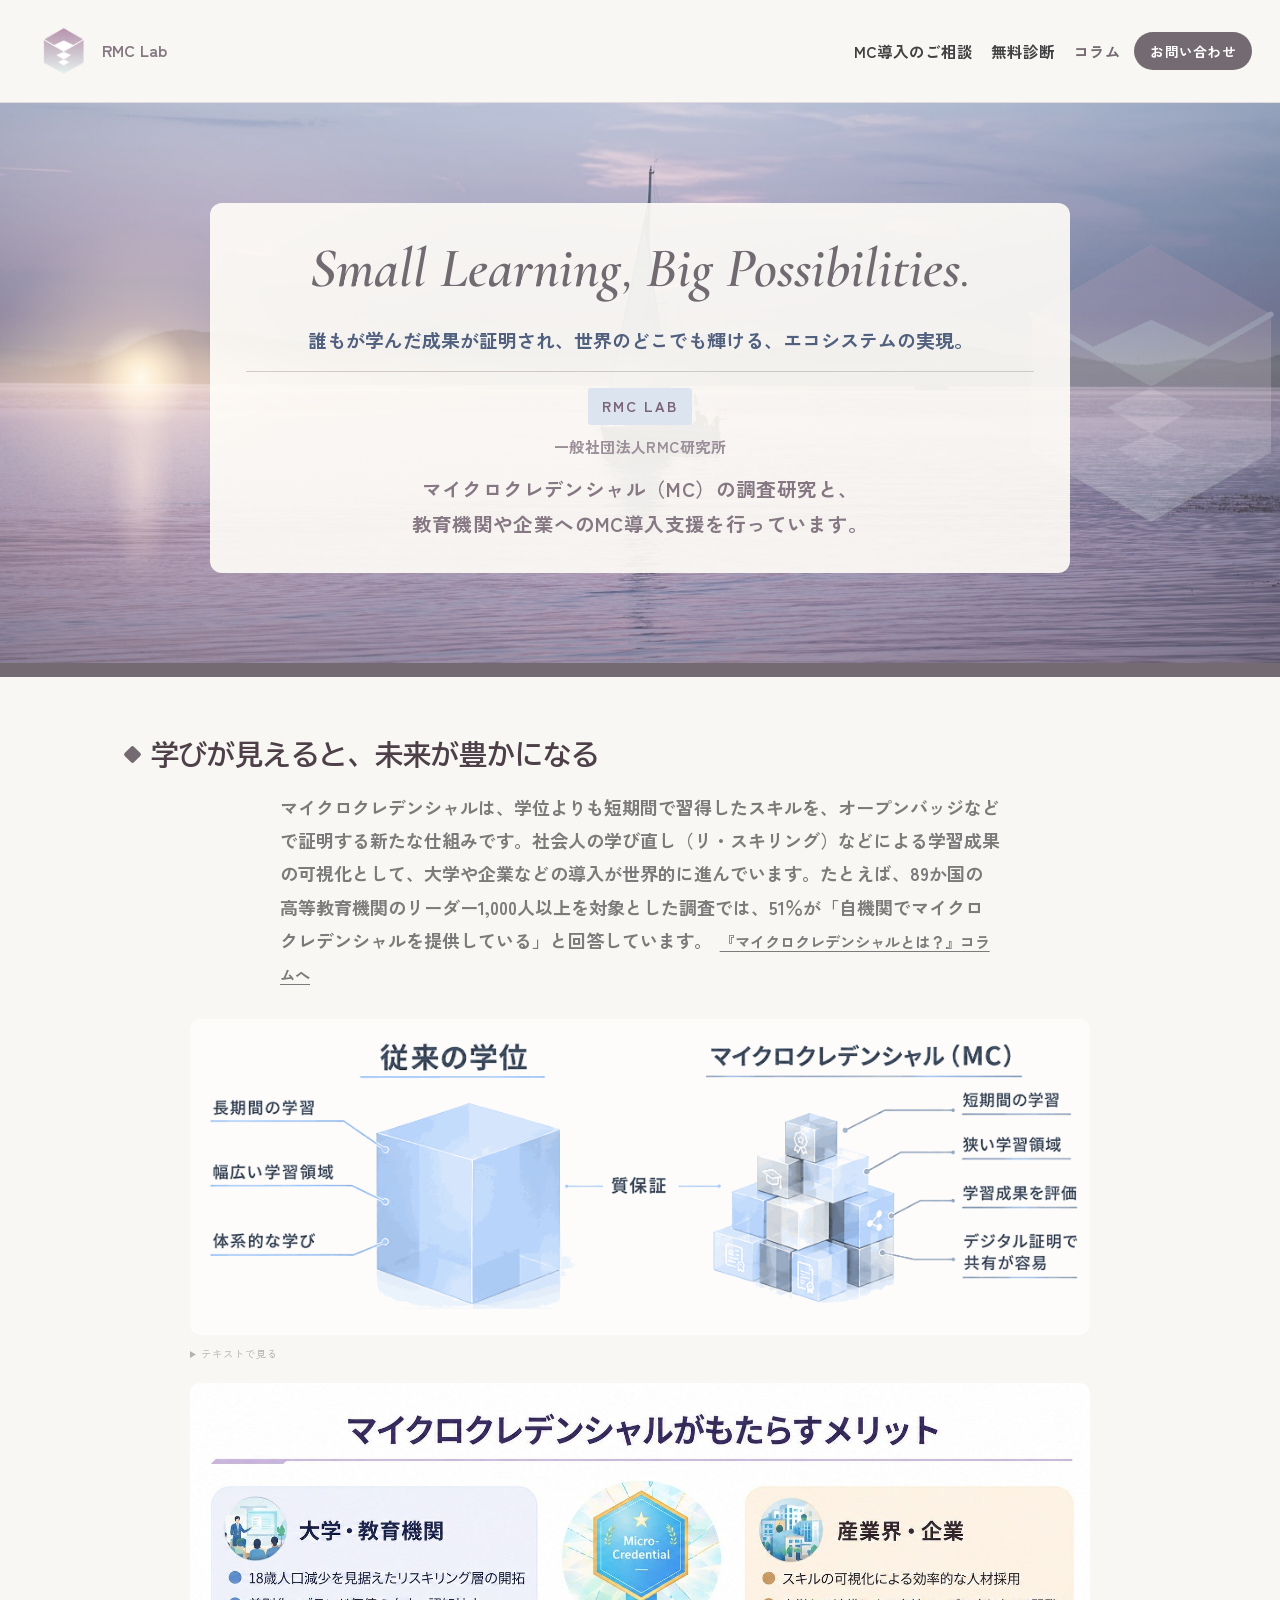
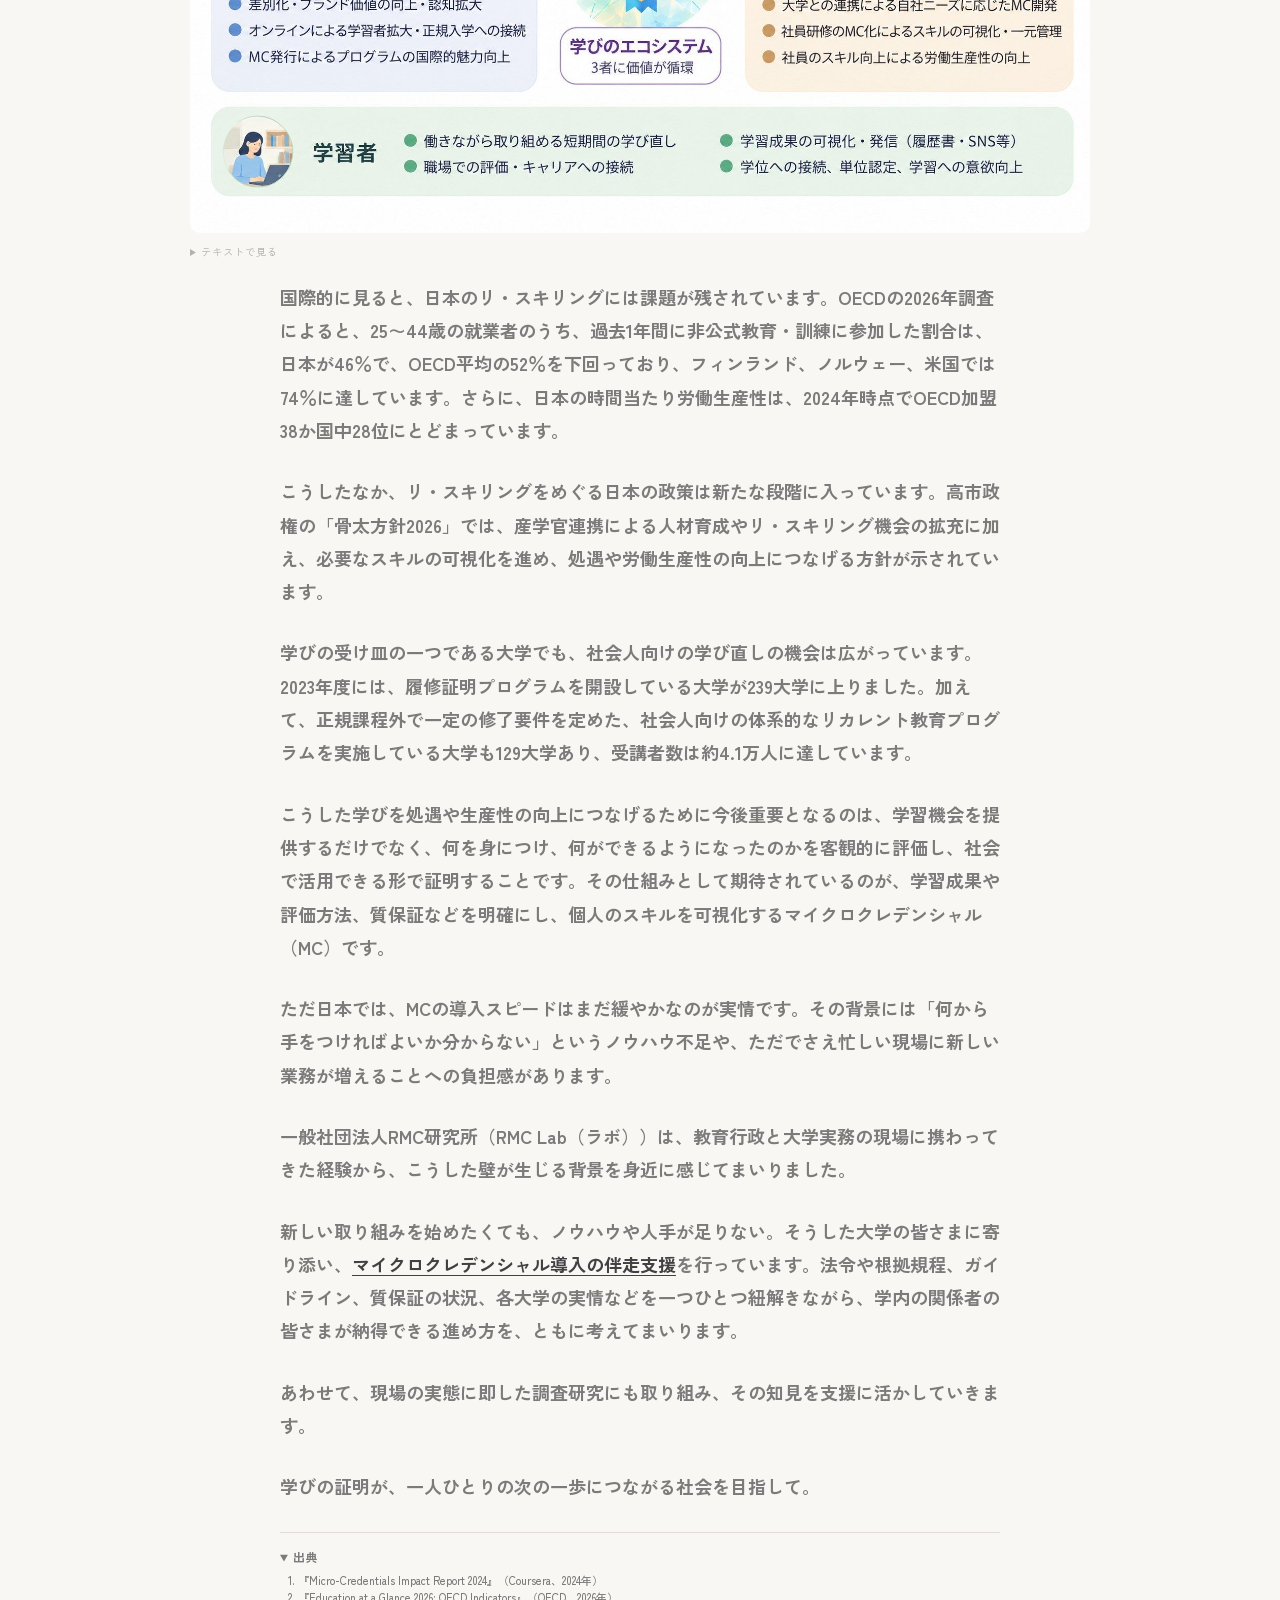
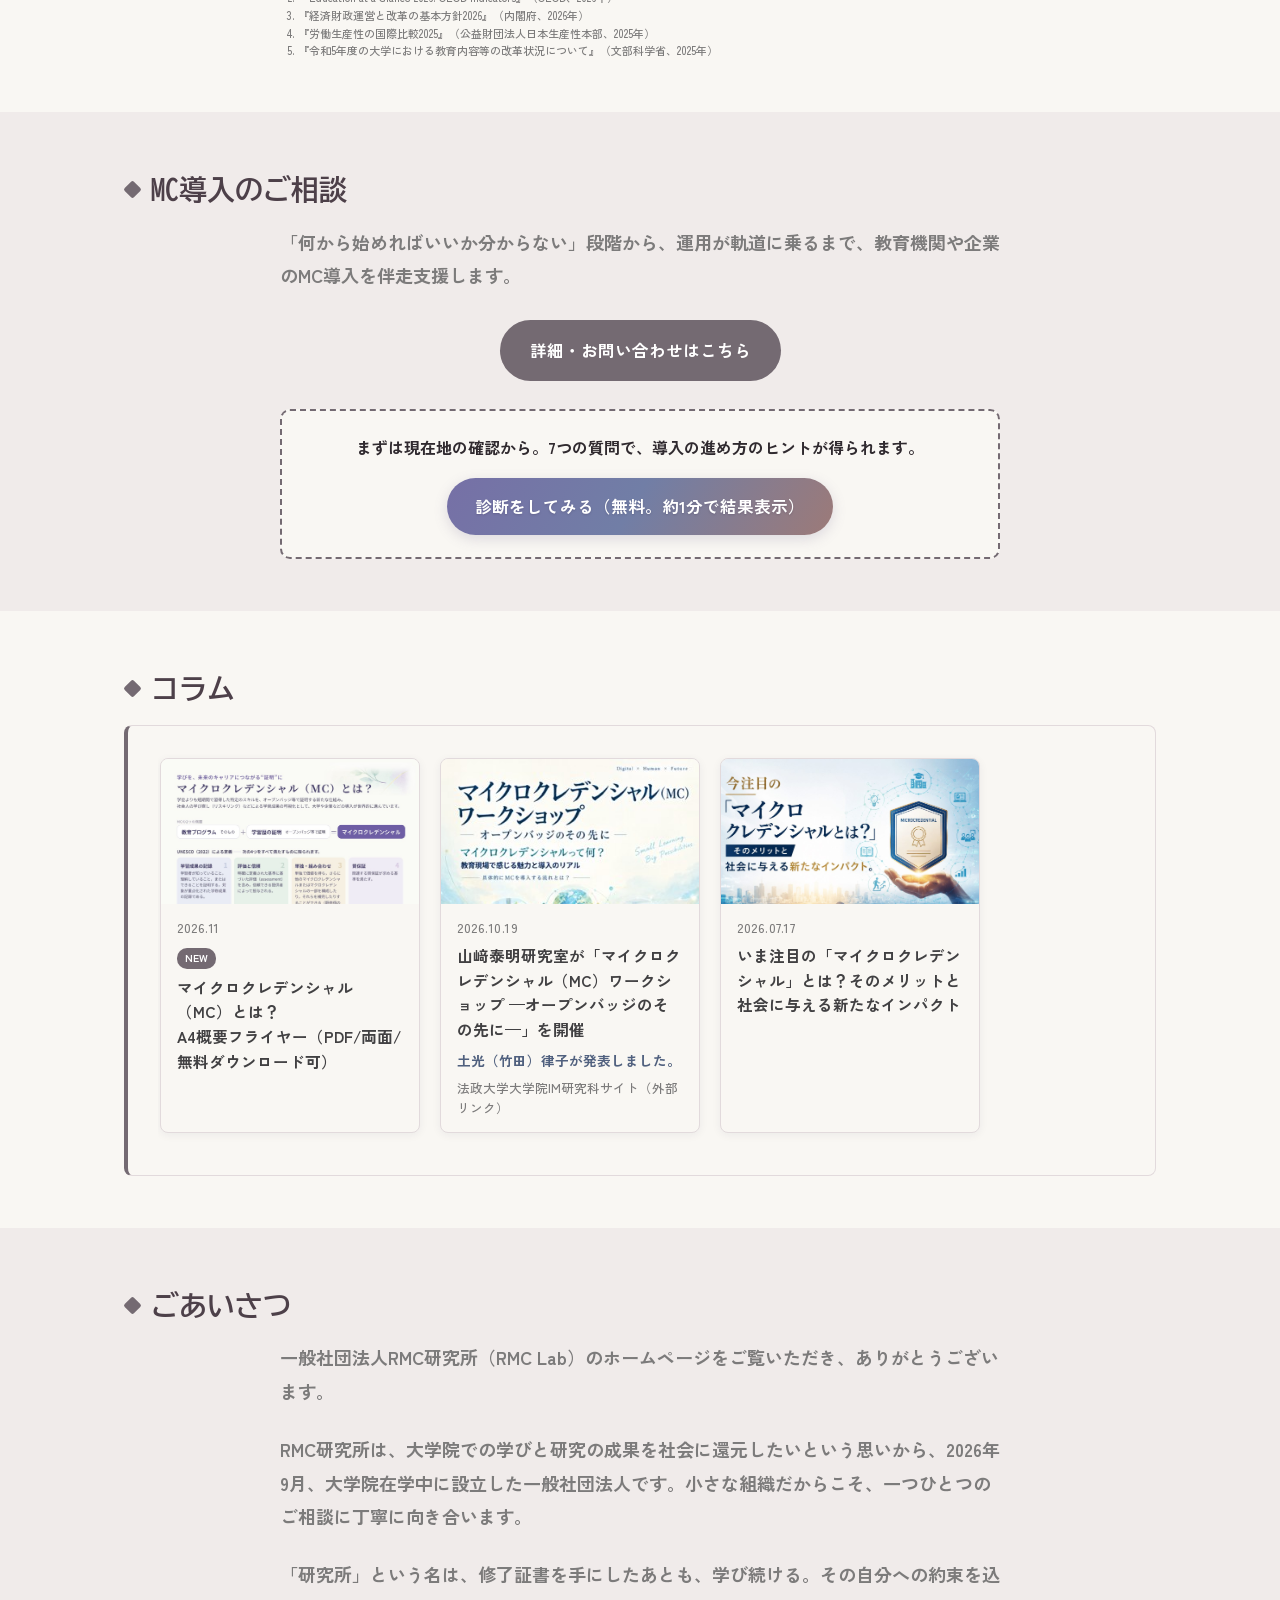
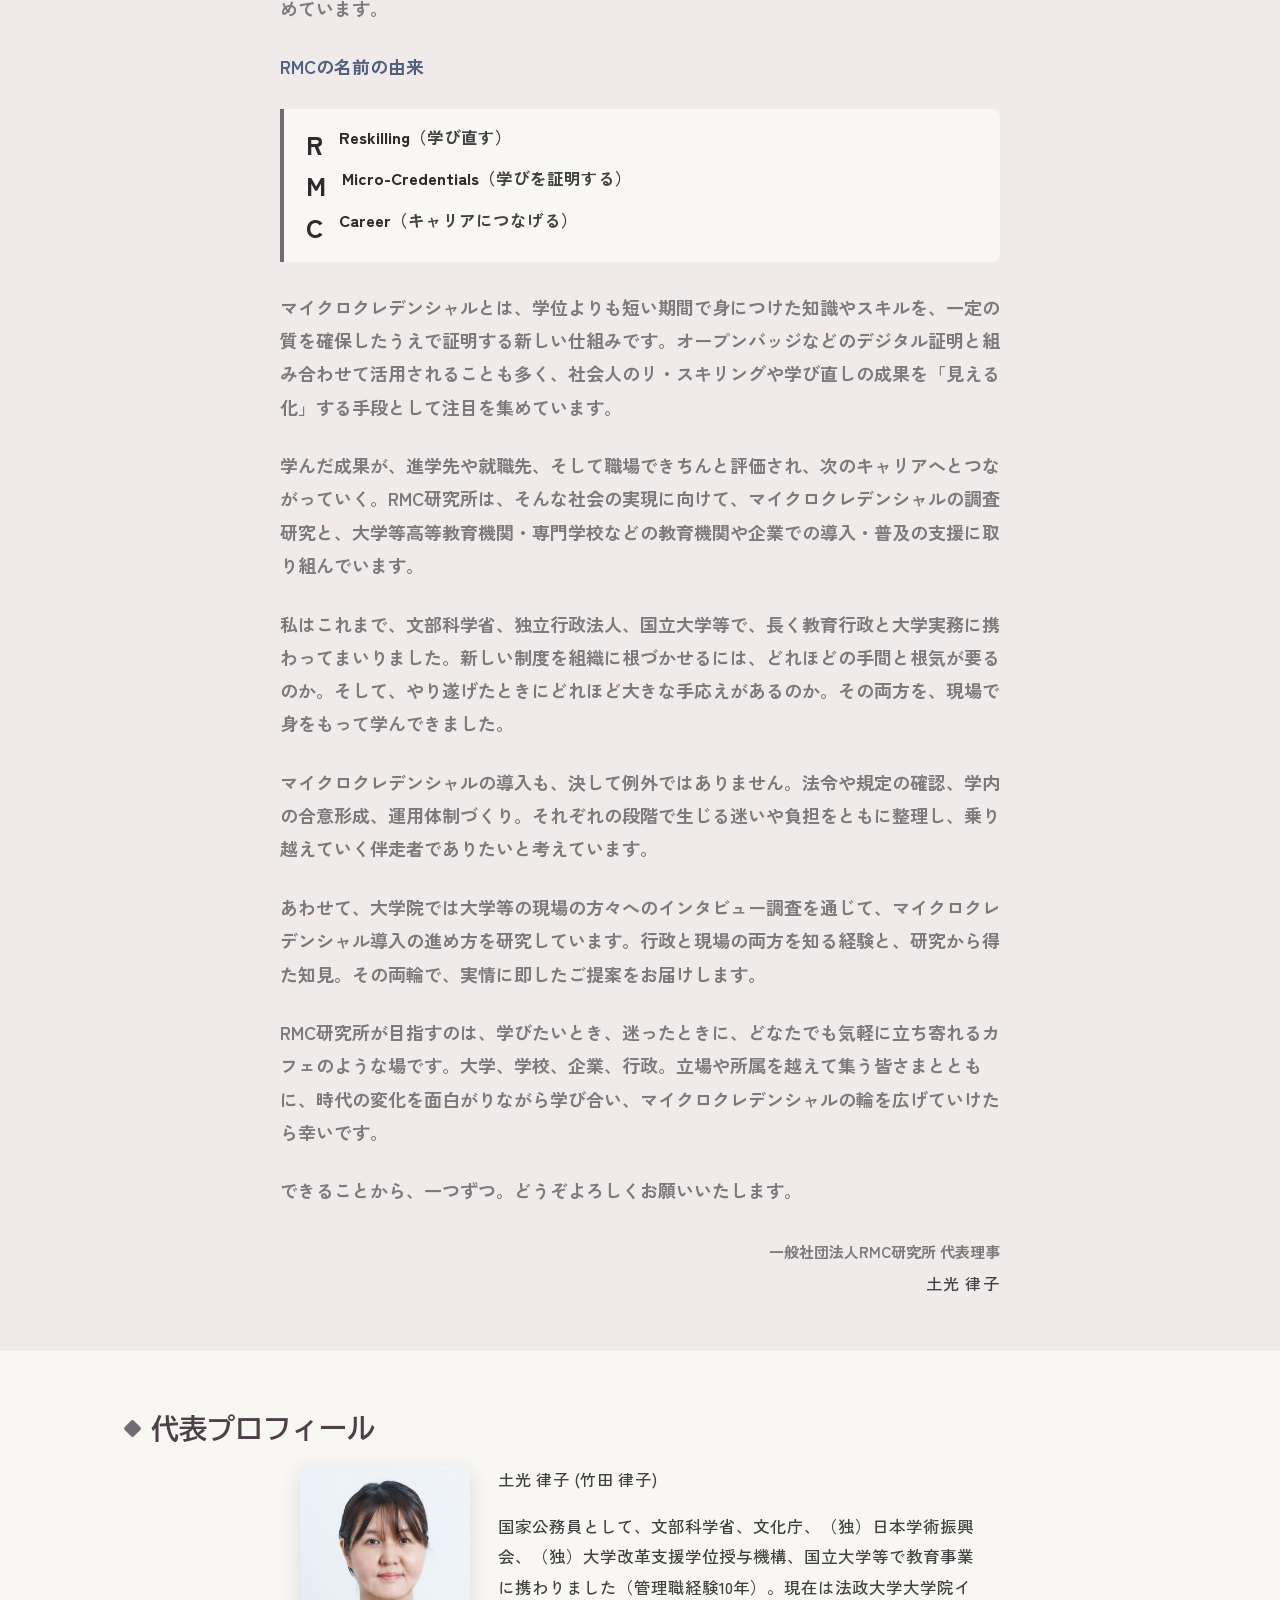
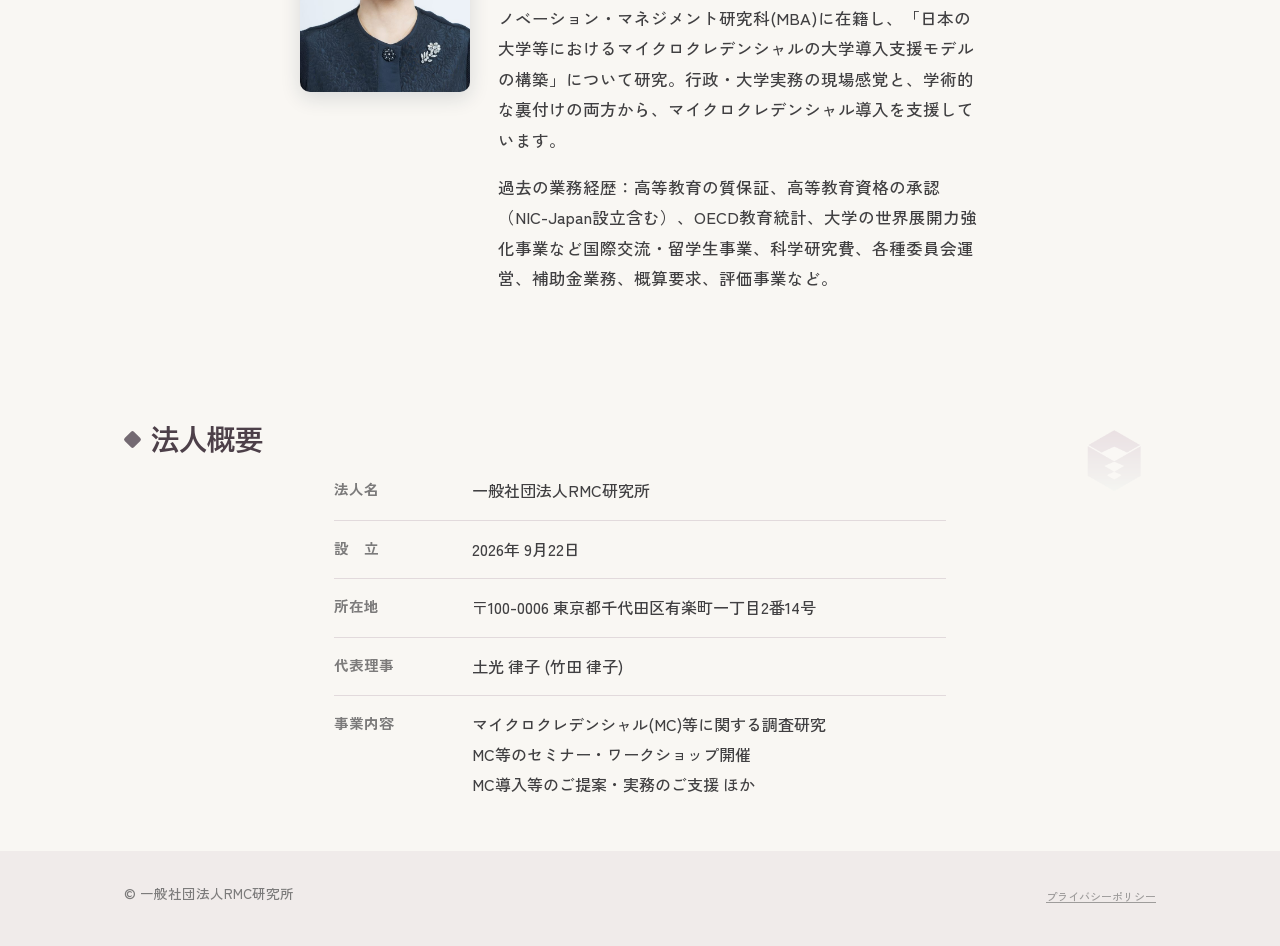
<file: index.html>
<!doctype html>
<!--
  一般社団法人RMC研究所 公式サイト トップページ。
  法人としての静かな佇まいを重視し、CTA・料金訴求は/mc_practice/に集約している。
-->
<html lang="ja">
<head>
  <!-- Google tag (gtag.js) -->
  <script async src="https://www.googletagmanager.com/gtag/js?id=G-69HLN50LWC"></script>
  <script>
    window.dataLayer = window.dataLayer || [];
    function gtag(){dataLayer.push(arguments);}
    gtag('js', new Date());
    gtag('config', 'G-69HLN50LWC');
  </script>
  <meta name="google-site-verification" content="rxP7bSHLwD-m1ouii6oz31ZMTjFeW2hi3pQYW0ypx8w" />
  <meta charset="UTF-8">
  <meta name="viewport" content="width=device-width, initial-scale=1.0">
  <title>一般社団法人RMC研究所｜Reskilling, Micro-Credentials, Career</title>
  <link rel="icon" type="image/svg+xml" href="/favicon.svg">
  <meta name="description" content="一般社団法人RMC研究所は、マイクロクレデンシャル(MC)に関する調査研究と、大学・専門学校・企業への導入支援を行っています。">
  <link rel="canonical" href="https://rmc-lab.jp/">
  <meta property="og:type" content="website">
  <meta property="og:site_name" content="一般社団法人RMC研究所">
  <meta property="og:title" content="一般社団法人RMC研究所｜Reskilling, Micro-Credentials, Career">
  <meta property="og:description" content="マイクロクレデンシャル(MC)に関する調査研究と、大学・専門学校・企業への導入支援を行う一般社団法人です。">
  <meta property="og:url" content="https://rmc-lab.jp/">
  <meta property="og:locale" content="ja_JP">
  <meta property="og:image" content="https://rmc-lab.jp/ogp.jpg">
  <meta property="og:image:width" content="1200">
  <meta property="og:image:height" content="630">
  <link rel="preconnect" href="https://fonts.googleapis.com">
  <link rel="preconnect" href="https://fonts.gstatic.com" crossorigin>
  <link href="https://fonts.googleapis.com/css2?family=Zen+Kaku+Gothic+New:wght@400;500;700;900&family=Shippori+Mincho:wght@400;600;800&family=BIZ+UDPGothic:ital,wght@0,400;0,700;1,400;1,700&family=BIZ+UDGothic:wght@700&family=Cormorant:ital,wght@1,600&display=swap" rel="stylesheet">
  <link rel="stylesheet" href="/style.css?v=20261105">
  <script src="/nav.js" defer></script>
  <script type="application/ld+json">
  {
    "@context": "https://schema.org",
    "@type": "Organization",
    "name": "一般社団法人RMC研究所",
    "alternateName": "RMC Lab",
    "url": "https://rmc-lab.jp/",
    "logo": "https://rmc-lab.jp/logo-mark.png",
    "foundingDate": "2026-09-22",
    "knowsAbout": ["マイクロクレデンシャル", "マイクロクレデンシャル導入支援", "リスキリング", "学習成果の可視化", "オープンバッジ"],
    "address": {
      "@type": "PostalAddress",
      "postalCode": "100-0006",
      "addressRegion": "東京都",
      "addressLocality": "千代田区",
      "streetAddress": "有楽町一丁目2番14号"
    },
    "founder": {
      "@type": "Person",
      "name": "土光律子",
      "alternateName": "竹田律子",
      "sameAs": [
        "https://researchmap.jp/td.ritsuko",
        "https://www.linkedin.com/in/ritsuko-takeda-doko-3192353b8/"
      ]
    },
    "sameAs": ["https://www.facebook.com/profile.php?id=61596411629934"]
  }
  </script>
</head>
<body>

  <nav class="site-nav" id="top">
    <a class="site-logo" href="#top" aria-label="RMC Lab">
      <img src="/logo-mark.png" alt="" class="logo-mark">
      <span class="logo-full">RMC Lab</span>
      <span class="logo-short">RMC</span>
    </a>
    <button class="nav-toggle" type="button" aria-expanded="false" aria-controls="site-nav-links" aria-label="メニューを開く">
      <span class="nav-toggle-bar"></span>
      <span class="nav-toggle-bar"></span>
      <span class="nav-toggle-bar"></span>
    </button>
    <div class="site-nav-links" id="site-nav-links">
      <a href="/mc_practice/">MC導入のご相談</a>
      <a href="/diagnosis.html">無料診断</a>
      <a href="#column">コラム</a>
    </div>
    <a class="nav-cta" href="/mc_practice/#contact">お問い合わせ</a>
  </nav>

  <header class="hero hero-dawn">
    <div class="hero-bg" style="background-image:url('/hero-landscape.jpg');"></div>
    <div class="hero-overlay"></div>
    <div class="hero-sun" aria-hidden="true"></div>
    <img src="/logo-mark.png" alt="" class="hero-logo-deco" aria-hidden="true">
    <div class="wrap">
      <div class="hero-content">
        <h1 lang="en"><span class="nw">Small Learning<span class="dot">,</span></span> <span class="nw">Big Possibilities<span class="dot">.</span></span></h1>
        <p class="lede"><span class="nw">誰もが学んだ成果が証明され、</span><span class="nw">世界のどこでも輝ける、</span><span class="nw">エコシステムの実現。</span></p>
        <div class="hero-org">
          <p class="eyebrow"><span class="nw">RMC Lab</span></p>
          <p class="hero-org-name">一般社団法人RMC研究所</p>
          <p class="hero-about"><span class="nw">マイクロクレデンシャル（MC）の調査研究と、</span><span class="nw">教育機関や企業へのMC導入支援を行っています。</span></p>
        </div>
      </div>
    </div>
  </header>
  <div class="band"></div>

  <section class="section" id="mission">
    <div class="wrap">
      <h2><span class="section-icon" aria-hidden="true"></span>学びが見えると、未来が豊かになる</h2>
      <p class="section-lede">マイクロクレデンシャルは、学位よりも短期間で習得したスキルを、オープンバッジなどで証明する新たな仕組みです。社会人の学び直し（リ・スキリング）などによる学習成果の可視化として、大学や企業などの導入が世界的に進んでいます。たとえば、89か国の高等教育機関のリーダー1,000人以上を対象とした調査では、<span class="nw">51％が「自機関で</span>マイクロクレデンシャルを提供している」と回答しています。<a href="/column-01.html" style="color:var(--ink-soft);font-size:0.85em;text-decoration:underline;text-underline-offset:3px;margin-left:0.5em;">『マイクロクレデンシャルとは？』コラムへ</a></p>
      <img src="/mc-comparison-v4.png" width="2048" height="720" alt="従来の学位とマイクロクレデンシャル（MC）の比較図。従来の学位は長期間の学習・幅広い学習領域・体系的な学び、マイクロクレデンシャルは短期間の学習・狭い学習領域・学習成果を評価・デジタル証明で共有が容易という特徴を持ち、どちらも質保証が共通する" style="display:block;max-width:900px;height:auto;width:100%;margin:0 auto 10px;border-radius:10px;">
      <details class="img-text">
        <summary>テキストで見る</summary>
        <div>
          <p class="img-text-title">従来の学位とマイクロクレデンシャル（MC）の比較</p>
          <table class="compare-table">
            <thead>
              <tr><th>従来の学位</th><th>マイクロクレデンシャル（MC）</th></tr>
            </thead>
            <tbody>
              <tr>
                <td>
                  <ul>
                    <li>長期間の学習</li>
                    <li>幅広い学習領域</li>
                    <li>体系的な学び</li>
                  </ul>
                </td>
                <td>
                  <ul>
                    <li>短期間の学習</li>
                    <li>狭い学習領域</li>
                    <li>学習成果を評価</li>
                    <li>デジタル証明で共有が容易</li>
                  </ul>
                </td>
              </tr>
            </tbody>
          </table>
          <p class="compare-note">共通点：どちらも質保証の仕組みがある。</p>
        </div>
      </details>
      <img src="/mc-benefits.jpg" width="1774" height="887" alt="マイクロクレデンシャルがもたらすメリット。大学・教育機関には18歳人口減少を見据えたリスキリング層の開拓、差別化・ブランド価値の向上・認知拡大、オンラインによる学習者拡大・正規入学への接続、MC発行によるプログラムの国際的魅力向上。産業界・企業にはスキルの可視化による効率的な人材採用、大学との連携による自社ニーズに応じたMC開発、社員研修のMC化によるスキルの可視化・一元管理、社員のスキル向上による労働生産性の向上。学習者には働きながら取り組める短期間の学び直し、職場での評価・キャリアへの接続、学習成果の可視化・発信、学位への接続・単位認定・学習への意欲向上という価値があり、3者の間で学びのエコシステムとして価値が循環する" style="display:block;max-width:900px;height:auto;width:100%;margin:0 auto 10px;border-radius:10px;">
      <details class="img-text">
        <summary>テキストで見る</summary>
        <div>
          <p class="img-text-title">マイクロクレデンシャルがもたらすメリット</p>
          <p><strong>大学・教育機関：</strong>18歳人口減少を見据えたリスキリング層の開拓、差別化・ブランド価値の向上・認知拡大、オンラインによる学習者拡大・正規入学への接続、MC発行によるプログラムの国際的魅力向上</p>
          <p><strong>産業界・企業：</strong>スキルの可視化による効率的な人材採用、大学との連携による自社ニーズに応じたMC開発、社員研修のMC化によるスキルの可視化・一元管理、社員のスキル向上による労働生産性の向上</p>
          <p><strong>学習者：</strong>働きながら取り組める短期間の学び直し、職場での評価・キャリアへの接続、学習成果の可視化・発信、学位への接続・単位認定・学習への意欲向上</p>
          <p>これら3者の間で、学びのエコシステムとして価値が循環する。</p>
        </div>
      </details>
      <p class="section-lede">国際的に見ると、日本のリ・スキリングには課題が残されています。OECDの2026年調査によると、25～44歳の就業者のうち、過去1年間に非公式教育・訓練に参加した割合は、日本が46％で、OECD平均の52％を下回っており、フィンランド、ノルウェー、米国では74％に達しています。さらに、日本の時間当たり労働生産性は、2024年時点でOECD加盟38か国中28位にとどまっています。</p>
      <p class="section-lede">こうしたなか、リ・スキリングをめぐる日本の政策は新たな段階に入っています。高市政権の「骨太方針2026」では、産学官連携による人材育成やリ・スキリング機会の拡充に加え、必要なスキルの可視化を進め、処遇や労働生産性の向上につなげる方針が示されています。</p>
      <p class="section-lede">学びの受け皿の一つである大学でも、社会人向けの学び直しの機会は広がっています。2023年度には、履修証明プログラムを開設している大学が239大学に上りました。加えて、正規課程外で一定の修了要件を定めた、社会人向けの体系的なリカレント教育プログラムを実施している大学も129大学あり、受講者数は約4.1万人に達しています。</p>
      <p class="section-lede">こうした学びを処遇や生産性の向上につなげるために今後重要となるのは、学習機会を提供するだけでなく、何を身につけ、何ができるようになったのかを客観的に評価し、社会で活用できる形で証明することです。その仕組みとして期待されているのが、学習成果や評価方法、質保証などを明確にし、個人のスキルを可視化するマイクロクレデンシャル（MC）です。</p>
      <p class="section-lede">ただ日本では、MCの導入スピードはまだ緩やかなのが実情です。その背景には「何から手をつければよいか分からない」というノウハウ不足や、ただでさえ忙しい現場に新しい業務が増えることへの負担感があります。</p>
      <p class="section-lede">一般社団法人RMC研究所（RMC Lab（ラボ））は、教育行政と大学実務の現場に携わってきた経験から、こうした壁が生じる背景を身近に感じてまいりました。</p>
      <p class="section-lede">新しい取り組みを始めたくても、ノウハウや人手が足りない。そうした大学の皆さまに寄り添い、<a href="/mc_practice/" style="color:var(--ink);text-decoration:underline;text-underline-offset:3px;">マイクロクレデンシャル導入の伴走支援</a>を行っています。法令や根拠規程、ガイドライン、質保証の状況、各大学の実情などを一つひとつ紐解きながら、学内の関係者の皆さまが納得できる進め方を、ともに考えてまいります。</p>
      <p class="section-lede">あわせて、現場の実態に即した調査研究にも取り組み、その知見を支援に活かしていきます。</p>
      <p class="section-lede"><span class="nw">学びの証明が、</span><span class="nw">一人ひとりの次の一歩に</span><span class="nw">つながる社会を目指して。</span></p>
      <details class="sources" id="mission-sources">
        <summary>出典</summary>
        <ol>
          <li>『Micro-Credentials Impact Report 2024』（Coursera、2024年）</li>
          <li>『Education at a Glance 2026: OECD Indicators』（OECD、2026年）</li>
          <li>『経済財政運営と改革の基本方針2026』（内閣府、2026年）</li>
          <li>『労働生産性の国際比較2025』（公益財団法人日本生産性本部、2025年）</li>
          <li>『令和5年度の大学における教育内容等の改革状況について』（文部科学省、2025年）</li>
        </ol>
      </details>
      <script>if (window.matchMedia('(min-width: 641px)').matches) document.getElementById('mission-sources').open = true;</script>
    </div>
  </section>

  <!-- 研究・発信セクション: とりあえず非表示(2026-10-18)。再表示する場合はこのコメントを外し、下の各セクションの背景(alt)の交互配色も見直す。
  <section class="section alt" id="research">
    <div class="wrap">
      <h2><span class="section-icon" aria-hidden="true"></span>研究・発信</h2>
      <div class="article-eyecatch" style="background-image:url('/research-eyecatch.svg');max-width:720px;" role="img" aria-label="データの広がりを表す図版"></div>
      <p class="section-lede">教育機関へのマイクロクレデンシャル導入を後押しする条件について、調査研究を行っています。</p>
      <p><a href="/research/" style="color:var(--teal-deep);font-weight:700;text-decoration:none;">研究活動について見る →</a></p>
    </div>
  </section>
  -->

  <section class="section alt" id="business">
    <div class="wrap">
      <h2><span class="section-icon" aria-hidden="true"></span>MC導入のご相談</h2>
      <p class="section-lede">「何から始めればいいか分からない」段階から、運用が軌道に乗るまで、教育機関や企業のMC導入を伴走支援します。</p>
      <p style="text-align:center;margin:0 0 24px;"><a class="btn-primary" href="/mc_practice/">詳細・お問い合わせはこちら</a></p>
      <div class="diag-promo" style="max-width:720px;margin-left:auto;margin-right:auto;">
        <p class="diag-promo-text">まずは現在地の確認から。7つの質問で、導入の進め方のヒントが得られます。</p>
        <a class="btn-ghost btn-bloom" href="/diagnosis.html">診断をしてみる（無料。約1分で結果表示）</a>
      </div>
    </div>
  </section>

  <section class="section" id="column">
    <div class="wrap">
      <h2><span class="section-icon" aria-hidden="true"></span>コラム</h2>
      <div class="column-box">
        <ul class="column-list">
          <li>
            <a href="/mc-flyer-202611.pdf" target="_blank" rel="noopener">
              <span class="column-thumb" style="background-image:url('/column-thumb-03.jpg');" aria-hidden="true"></span>
              <span class="column-date">2026.11</span><span class="column-title"><span class="new-badge">NEW</span><br>マイクロクレデンシャル（MC）とは？<br>A4概要フライヤー（PDF/両面/無料ダウンロード可）</span>
            </a>
          </li>
          <li>
            <a href="https://www.im.i.hosei.ac.jp/topics/2026/10/19/30754/">
              <span class="column-thumb column-thumb-top" style="background-image:url('/column-thumb-02.jpg');" aria-hidden="true"></span>
              <span class="column-date">2026.10.19</span><span class="column-title">山﨑泰明研究室が「マイクロクレデンシャル（MC）ワークショップ ―オープンバッジのその先に―」を開催<span class="column-note">土光（竹田）律子が発表しました。</span><span class="column-ext">法政大学大学院IM研究科サイト（外部リンク）</span></span>
            </a>
          </li>
          <li>
            <a href="/column-01.html">
              <span class="column-thumb" style="background-image:url('/column-thumb-01.jpg');" aria-hidden="true"></span>
              <span class="column-date">2026.07.17</span><span class="column-title">いま注目の「マイクロクレデンシャル」とは？そのメリットと社会に与える新たなインパクト</span>
            </a>
          </li>
        </ul>
      </div>
    </div>
  </section>

  <section class="section alt" id="greeting">
    <div class="wrap">
      <h2><span class="section-icon" aria-hidden="true"></span>ごあいさつ</h2>
      <div class="greeting-body">
        <p>一般社団法人RMC研究所（RMC Lab）のホームページをご覧いただき、ありがとうございます。</p>
        <p>RMC研究所は、大学院での学びと研究の成果を社会に還元したいという思いから、2026年9月、大学院在学中に設立した一般社団法人です。小さな組織だからこそ、一つひとつのご相談に丁寧に向き合います。</p>
        <p>「研究所」という名は、修了証書を手にしたあとも、学び続ける。その自分への約束を込めています。</p>
        <p style="color:#50607E;">RMCの名前の由来</p>
        <dl class="greeting-rmc">
          <div><dt>R</dt><dd><span lang="en">Reskilling</span>（学び直す）</dd></div>
          <div><dt>M</dt><dd><span lang="en">Micro-Credentials</span>（学びを証明する）</dd></div>
          <div><dt>C</dt><dd><span lang="en">Career</span>（キャリアにつなげる）</dd></div>
        </dl>
        <p>マイクロクレデンシャルとは、学位よりも短い期間で身につけた知識やスキルを、一定の質を確保したうえで証明する新しい仕組みです。オープンバッジなどのデジタル証明と組み合わせて活用されることも多く、社会人のリ・スキリングや学び直しの成果を「見える化」する手段として注目を集めています。</p>
        <p>学んだ成果が、進学先や就職先、そして職場できちんと評価され、次のキャリアへとつながっていく。RMC研究所は、そんな社会の実現に向けて、マイクロクレデンシャルの調査研究と、大学等高等教育機関・専門学校などの教育機関や企業での導入・普及の支援に取り組んでいます。</p>
        <p>私はこれまで、文部科学省、独立行政法人、国立大学等で、長く教育行政と大学実務に携わってまいりました。新しい制度を組織に根づかせるには、どれほどの手間と根気が要るのか。そして、やり遂げたときにどれほど大きな手応えがあるのか。その両方を、現場で身をもって学んできました。</p>
        <p>マイクロクレデンシャルの導入も、決して例外ではありません。法令や規定の確認、学内の合意形成、運用体制づくり。それぞれの段階で生じる迷いや負担をともに整理し、乗り越えていく伴走者でありたいと考えています。</p>
        <p>あわせて、大学院では大学等の現場の方々へのインタビュー調査を通じて、マイクロクレデンシャル導入の進め方を研究しています。行政と現場の両方を知る経験と、研究から得た知見。その両輪で、実情に即したご提案をお届けします。</p>
        <p>RMC研究所が目指すのは、学びたいとき、迷ったときに、どなたでも気軽に立ち寄れるカフェのような場です。大学、学校、企業、行政。立場や所属を越えて集う皆さまとともに、時代の変化を面白がりながら学び合い、マイクロクレデンシャルの輪を広げていけたら幸いです。</p>
        <p>できることから、一つずつ。どうぞよろしくお願いいたします。</p>
        <p class="greeting-sign">一般社団法人RMC研究所 代表理事<span class="greeting-sign-name">土光 律子</span></p>
      </div>
    </div>
  </section>

  <section class="section" id="founder">
    <div class="wrap">
      <h2><span class="section-icon" aria-hidden="true"></span>代表プロフィール</h2>
      <div class="profile-row">
        <img src="/profile-photo-portrait.jpg" alt="代表理事 土光律子(竹田律子)の写真" class="profile-photo" width="600" height="800">
        <div class="profile-text">
          <p class="profile-name">土光 律子 (竹田 律子)</p>
          <p class="profile-body">国家公務員として、文部科学省、文化庁、（独）日本学術振興会、（独）大学改革支援学位授与機構、国立大学等で教育事業に携わりました（管理職経験10年）。現在は法政大学大学院イノベーション・マネジメント研究科(MBA)に在籍し、「日本の大学等におけるマイクロクレデンシャルの大学導入支援モデルの構築」について研究。行政・大学実務の現場感覚と、学術的な裏付けの両方から、マイクロクレデンシャル導入を支援しています。</p>
          <p class="profile-body">過去の業務経歴：高等教育の質保証、高等教育資格の承認（NIC-Japan設立含む）、OECD教育統計、大学の世界展開力強化事業など国際交流・留学生事業、科学研究費、各種委員会運営、補助金業務、概算要求、評価事業など。</p>
        </div>
      </div>
    </div>
  </section>

  <!-- 一時的に非表示
  <section class="section alt" id="member">
    <div class="wrap">
      <h2><span class="section-icon" aria-hidden="true"></span>お知らせを受け取る</h2>
      <p class="section-lede">マイクロクレデンシャルに関するワークショップのご案内や、調査研究・ニュースをメールでお届けします。<br class="pc-br">登録は無料で、配信はいつでも停止できます。</p>
      <form id="member-form" name="rmc-member" method="POST" data-netlify="true" netlify-honeypot="bot-field" class="diag-form contact-form member-form">
        <input type="hidden" name="form-name" value="rmc-member">
        <p hidden><label>この項目は入力しないでください<input name="bot-field"></label></p>
        <fieldset class="diag-q">
          <legend>メンバー登録フォーム</legend>
          <div class="member-interests" role="group" aria-labelledby="member-regtype-label">
            <p class="member-interests-label" id="member-regtype-label">ご登録区分<span class="req">*</span></p>
            <label for="member-reg-individual"><input type="radio" id="member-reg-individual" name="registration_type" value="個人登録" required>個人登録</label>
            <label for="member-reg-org"><input type="radio" id="member-reg-org" name="registration_type" value="組織・部門登録">組織・部門登録</label>
          </div>
          <div id="member-individual-fields" hidden>
            <label class="contact-field" for="member-name">お名前<span class="req">*</span><input type="text" id="member-name" name="name" autocomplete="name"></label>
            <label class="contact-field" for="member-email">メールアドレス<span class="req">*</span><input type="email" id="member-email" name="email" autocomplete="email"></label>
            <label class="contact-field" for="member-org">ご所属<input type="text" id="member-org" name="organization" autocomplete="organization"></label>
          </div>
          <div id="member-org-fields" hidden>
            <label class="contact-field" for="member-org-name">組織名<span class="req">*</span><input type="text" id="member-org-name" name="org_name"></label>
            <label class="contact-field" for="member-org-dept">部門名<span class="req">*</span><input type="text" id="member-org-dept" name="org_department"></label>
            <label class="contact-field" for="member-org-email">メールアドレス（グループアドレスなど）<span class="req">*</span><input type="email" id="member-org-email" name="org_email"></label>
          </div>
          <div class="member-interests" role="group" aria-labelledby="member-interests-label">
            <p class="member-interests-label" id="member-interests-label">ご関心のあるものにチェックを入れてください。<span class="member-interests-note">（複数選択可）</span></p>
            <label for="member-int-workshop"><input type="checkbox" id="member-int-workshop" name="interest_workshop" value="希望する">MCに関するワークショップ開催のお知らせ</label>
            <label for="member-int-research"><input type="checkbox" id="member-int-research" name="interest_research" value="希望する">MCに関する調査研究・ニュース等の情報</label>
          </div>
        </fieldset>
        <p class="member-privacy">ご入力いただいた情報は、RMC Labからのご案内の目的にのみ使用いたします。詳しくは<a href="/privacy.html">プライバシーポリシー</a>をご覧ください。</p>        <p class="member-error" id="member-error" role="alert" hidden>送信できませんでした。恐れ入りますが、時間をおいてもう一度お試しください。</p>
        <div class="diag-submit">
          <button type="submit" class="btn-primary">登録する</button>
        </div>
      </form>
      <div id="member-success" class="diag-result member-success" role="region" aria-live="polite" tabindex="-1" hidden>
        <p>ご登録ありがとうございます。今後、RMC Labから各種ご案内をお送りします。</p>
      </div>
      <script>
        (function () {
          var form = document.getElementById('member-form');
          var success = document.getElementById('member-success');
          var error = document.getElementById('member-error');

          var orgFields = document.getElementById('member-org-fields');
          var orgInputs = orgFields.querySelectorAll('input');
          var indivFields = document.getElementById('member-individual-fields');
          var indivRequiredInputs = [document.getElementById('member-name'), document.getElementById('member-email')];
          function syncRegType() {
            var isOrg = document.getElementById('member-reg-org').checked;
            orgFields.hidden = !isOrg;
            orgInputs.forEach(function (input) { input.required = isOrg; });
            indivFields.hidden = isOrg;
            indivRequiredInputs.forEach(function (input) { input.required = !isOrg; });
          }
          document.getElementById('member-reg-individual').addEventListener('change', syncRegType);
          document.getElementById('member-reg-org').addEventListener('change', syncRegType);

          form.addEventListener('submit', function (e) {
            e.preventDefault();
            error.hidden = true;
            fetch('/', {
              method: 'POST',
              headers: { 'Content-Type': 'application/x-www-form-urlencoded' },
              body: new URLSearchParams(new FormData(form)).toString()
            }).then(function (res) {
              if (!res.ok) throw new Error('HTTP ' + res.status);
              form.hidden = true;
              success.hidden = false;
              success.focus();
              if (typeof gtag === 'function') {
                var regType = document.getElementById('member-reg-org').checked ? '組織・部門登録' : '個人登録';
                gtag('event', 'member_signup', { registration_type: regType });
              }
            }).catch(function () {
              error.hidden = false;
            });
          });
        })();
      </script>
    </div>
  </section>
  -->

  <section class="section" id="corp">
    <div class="wrap" style="position:relative;">
      <img src="/logo-mark.png" alt="" aria-hidden="true" style="position:absolute;top:0;right:24px;width:84px;height:auto;opacity:0.22;pointer-events:none;">
      <h2><span class="section-icon" aria-hidden="true"></span>法人概要</h2>
      <dl class="org-info">
        <div><dt>法人名</dt><dd>一般社団法人RMC研究所</dd></div>
        <div><dt>設　立</dt><dd>2026年 9月22日</dd></div>
        <div><dt>所在地</dt><dd>〒100-0006 東京都千代田区有楽町一丁目2番14号</dd></div>
        <div><dt>代表理事</dt><dd>土光 律子 (竹田 律子)</dd></div>
        <div><dt>事業内容</dt><dd>マイクロクレデンシャル(MC)等に関する調査研究<br>MC等のセミナー・ワークショップ開催<br>MC導入等のご提案・実務のご支援 ほか</dd></div>
      </dl>
    </div>
  </section>

  <footer class="site-footer">
    <div class="wrap site-footer-inner">
      <span>© 一般社団法人RMC研究所</span>
      <span class="footer-fine-print"><a href="/privacy.html">プライバシーポリシー</a></span>
    </div>
  </footer>

  <a href="#top" class="back-to-top" aria-label="ページの先頭へ戻る">↑</a>

</body>
</html>
</file>
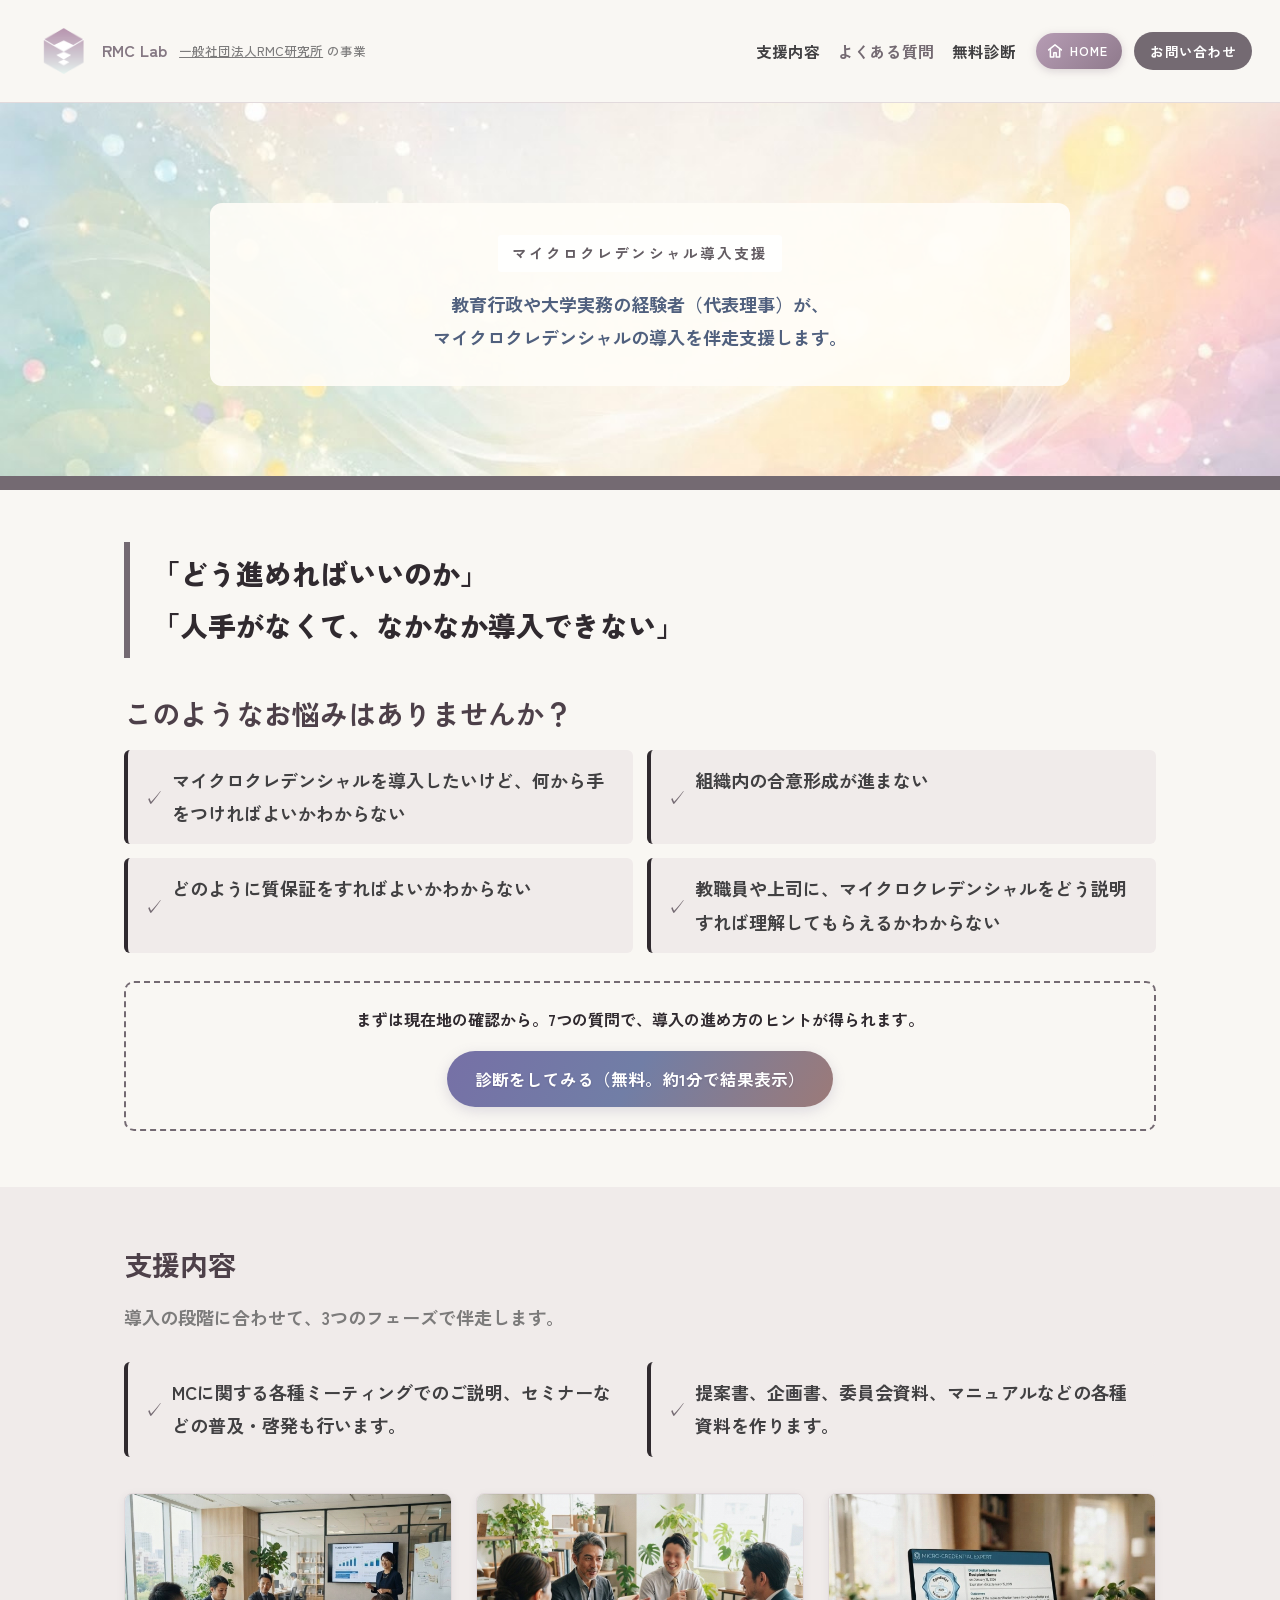
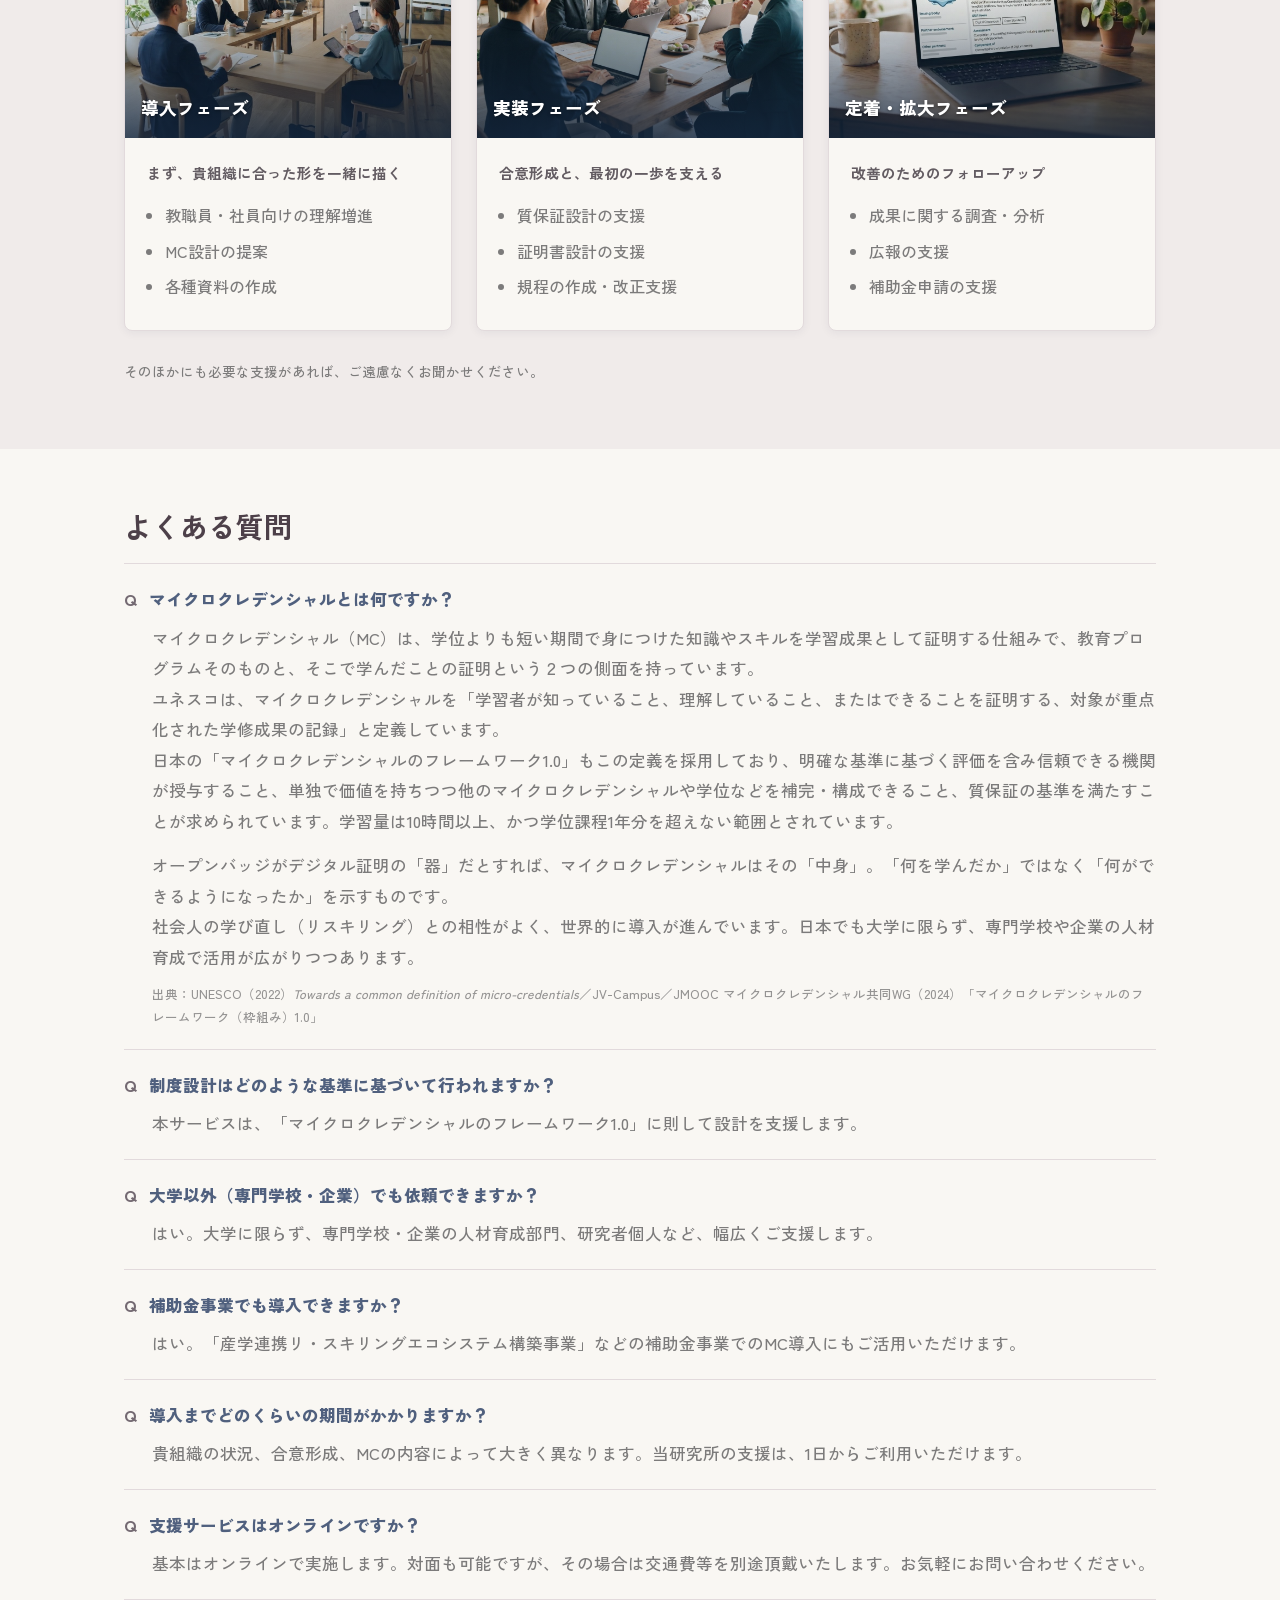
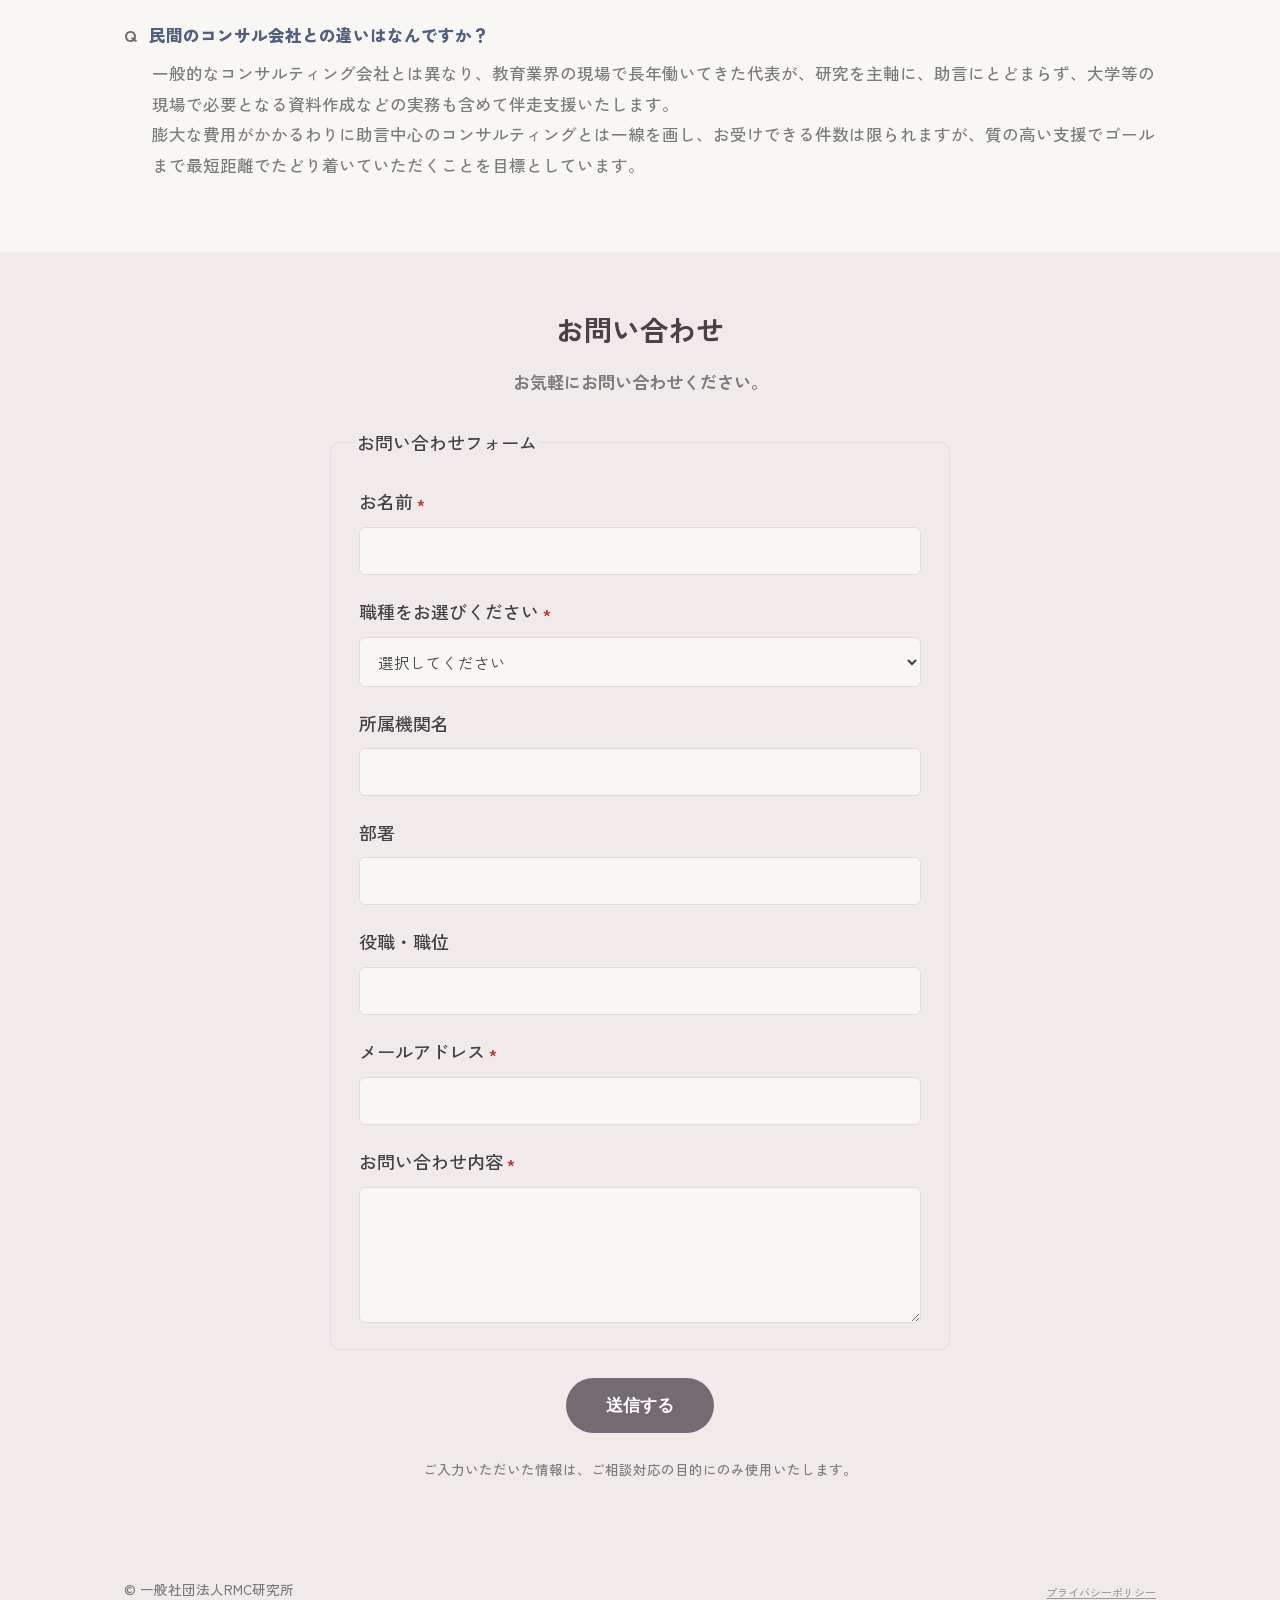
<file: business/index.html>
<!doctype html>
<!--
  一般社団法人RMC研究所の事業「マイクロクレデンシャル導入支援」専用ページ。
  代表者個人の識別情報（大学院名等）は掲載せず、「教育行政や大学実務の経験者」という一般化した表現に統一。
-->
<html lang="ja">
<head>
  <!-- Google tag (gtag.js) -->
  <script async src="https://www.googletagmanager.com/gtag/js?id=G-69HLN5OLWC"></script>
  <script>
    window.dataLayer = window.dataLayer || [];
    function gtag(){dataLayer.push(arguments);}
    gtag('js', new Date());
    gtag('config', 'G-69HLN5OLWC');
  </script>
  <meta name="google-site-verification" content="rxP7bSHLwD-m1ouii6oz31ZMTjFeW2hi3pQYW0ypx8w" />
  <meta charset="UTF-8">
  <meta name="viewport" content="width=device-width, initial-scale=1.0">
  <title>マイクロクレデンシャル導入支援・伴走コンサル｜一般社団法人RMC研究所</title>
  <link rel="icon" type="image/svg+xml" href="/favicon.svg">
  <meta name="description" content="マイクロクレデンシャルの導入をコンサルティングと伴走支援でサポート。教育行政や大学実務の経験者が、大学・専門学校・企業の制度設計から組織内の合意形成、導入・定着まで支援します。">
  <link rel="canonical" href="https://rmc-lab.jp/business/">
  <meta property="og:type" content="website">
  <meta property="og:site_name" content="一般社団法人RMC研究所">
  <meta property="og:title" content="マイクロクレデンシャル導入支援・伴走コンサル｜一般社団法人RMC研究所">
  <meta property="og:description" content="マイクロクレデンシャルの導入をコンサルティングと伴走支援でサポート。教育行政や大学実務の経験者が、大学・専門学校・企業を支援します。">
  <meta property="og:url" content="https://rmc-lab.jp/business/">
  <meta property="og:locale" content="ja_JP">
  <meta property="og:image" content="https://rmc-lab.jp/ogp.jpg">
  <meta property="og:image:width" content="1200">
  <meta property="og:image:height" content="630">
  <link rel="preconnect" href="https://fonts.googleapis.com">
  <link rel="preconnect" href="https://fonts.gstatic.com" crossorigin>
  <link href="https://fonts.googleapis.com/css2?family=Zen+Kaku+Gothic+New:wght@400;500;700;900&family=Shippori+Mincho:wght@400;600;800&family=BIZ+UDPGothic:ital,wght@0,400;0,700;1,400;1,700&display=swap" rel="stylesheet">
  <link rel="stylesheet" href="/style.css">
  <script src="/nav.js" defer></script>
  <script type="application/ld+json">
  {
    "@context": "https://schema.org",
    "@type": "Service",
    "name": "マイクロクレデンシャル導入支援・伴走コンサルティング",
    "provider": {
      "@type": "ProfessionalService",
      "name": "一般社団法人RMC研究所",
      "url": "https://rmc-lab.jp/business/",
      "areaServed": "JP"
    },
    "areaServed": "JP",
    "serviceType": "マイクロクレデンシャル導入コンサルティング",
    "description": "大学・専門学校・企業向けに、マイクロクレデンシャルの制度設計・導入・定着をコンサルティングと伴走支援でサポートします。"
  }
  </script>
  <script type="application/ld+json">
  {
    "@context": "https://schema.org",
    "@type": "FAQPage",
    "mainEntity": [
      {
        "@type": "Question",
        "name": "マイクロクレデンシャルとは何ですか？",
        "acceptedAnswer": {
          "@type": "Answer",
          "text": "マイクロクレデンシャル（MC）は、学位よりも短い期間で身につけた知識やスキルを学習成果として証明する仕組みで、教育プログラムそのものと、そこで学んだことの証明という２つの側面を持っています。ユネスコは、マイクロクレデンシャルを「学習者が知っていること、理解していること、またはできることを証明する、対象が重点化された学修成果の記録」と定義しています。日本の「マイクロクレデンシャルのフレームワーク1.0」もこの定義を採用しており、明確な基準に基づく評価を含み信頼できる機関が授与すること、単独で価値を持ちつつ他のマイクロクレデンシャルや学位などを補完・構成できること、質保証の基準を満たすことが求められています。学習量は10時間以上、かつ学位課程1年分を超えない範囲とされています。オープンバッジがデジタル証明の「器」だとすれば、マイクロクレデンシャルはその「中身」。「何を学んだか」ではなく「何ができるようになったか」を示すものです。社会人の学び直し（リスキリング）との相性がよく、世界的に導入が進んでいます。日本でも大学に限らず、専門学校や企業の人材育成で活用が広がりつつあります。"
        }
      },
      {
        "@type": "Question",
        "name": "制度設計はどのような基準に基づいて行われますか？",
        "acceptedAnswer": {
          "@type": "Answer",
          "text": "本サービスは、「マイクロクレデンシャルのフレームワーク1.0」に則して設計を支援します。"
        }
      },
      {
        "@type": "Question",
        "name": "大学以外（専門学校・企業）でも依頼できますか？",
        "acceptedAnswer": {
          "@type": "Answer",
          "text": "はい。大学に限らず、専門学校・企業の人材育成部門、研究者個人など、幅広くご支援します。"
        }
      },
      {
        "@type": "Question",
        "name": "補助金事業でも導入できますか？",
        "acceptedAnswer": {
          "@type": "Answer",
          "text": "はい。「産学連携リ・スキリングエコシステム構築事業」などの補助金事業でのMC導入にもご活用いただけます。"
        }
      },
      {
        "@type": "Question",
        "name": "導入までどのくらいの期間がかかりますか？",
        "acceptedAnswer": {
          "@type": "Answer",
          "text": "貴組織の状況、合意形成、MCの内容によって大きく異なります。当研究所の支援は、1日からご利用いただけます。"
        }
      },
      {
        "@type": "Question",
        "name": "支援サービスはオンラインですか？",
        "acceptedAnswer": {
          "@type": "Answer",
          "text": "基本はオンラインで実施します。対面も可能ですが、その場合は交通費等を別途頂戴いたします。お気軽にお問い合わせください。"
        }
      },
      {
        "@type": "Question",
        "name": "民間のコンサル会社との違いはなんですか？",
        "acceptedAnswer": {
          "@type": "Answer",
          "text": "一般的なコンサルティング会社とは異なり、教育業界の現場で長年働いてきた代表が、研究を主軸に、助言にとどまらず、大学等の現場で必要となる資料作成などの実務も含めて伴走支援いたします。膨大な費用がかかるわりに助言中心のコンサルティングとは一線を画し、お受けできる件数は限られますが、質の高い支援でゴールまで最短距離でたどり着いていただくことを目標としています。"
        }
      }
    ]
  }
  </script>
</head>
<body>

  <nav class="site-nav" id="top">
    <a class="site-logo" href="/" aria-label="一般社団法人RMC研究所のトップページへ">
      <img src="/logo-mark.png" alt="" class="logo-mark">
      <span class="logo-full">RMC Lab</span>
      <span class="logo-short">MC</span>
    </a>
    <p class="nav-parent-link">
      <a href="/">一般社団法人RMC研究所</a> の事業
    </p>
    <button class="nav-toggle" type="button" aria-expanded="false" aria-controls="site-nav-links" aria-label="メニューを開く">
      <span class="nav-toggle-bar"></span>
      <span class="nav-toggle-bar"></span>
      <span class="nav-toggle-bar"></span>
    </button>
    <div class="site-nav-links" id="site-nav-links">
      <a href="#services">支援内容</a>
      <a href="#faq">よくある質問</a>
      <a href="/diagnosis.html">無料診断</a>
    </div>
    <a class="nav-home" href="/" aria-label="一般社団法人RMC研究所のホームへ戻る"><svg viewBox="0 0 24 24" aria-hidden="true" focusable="false"><path d="M3.5 10.6 12 3.8l8.5 6.8" fill="none" stroke="currentColor" stroke-width="2" stroke-linecap="round" stroke-linejoin="round"/><path d="M5.8 9.2V20h4.6v-5.6h3.2V20h4.6V9.2" fill="none" stroke="currentColor" stroke-width="2" stroke-linejoin="round"/></svg><span class="nav-home-label">HOME</span></a>
    <a class="nav-cta" href="#contact">お問い合わせ</a>
  </nav>

  <header class="hero hero-match">
    <div class="hero-bg" aria-hidden="true"></div>
    <div class="wrap">
      <div class="hero-content">
        <p class="eyebrow"><span class="nw">マイクロクレデンシャル導入支援</span></p>
        <p class="lede"><span class="nw">教育行政や大学実務の</span><span class="nw">経験者（代表理事）が、</span><br class="pc-br"><span class="nw">マイクロクレデンシャルの</span><span class="nw">導入を伴走支援します。</span></p>
      </div>
    </div>
  </header>
  <div class="band"></div>

  <section class="section" id="concerns">
    <div class="wrap">
      <blockquote class="voice-quote">「どう進めればいいのか」<br>「人手がなくて、なかなか導入できない」</blockquote>
      <h2>このようなお悩みはありませんか？</h2>
      <ul class="pain-list">
        <li>マイクロクレデンシャルを導入したいけど、何から手をつければよいかわからない</li>
        <li>組織内の合意形成が進まない</li>
        <li>どのように質保証をすればよいかわからない</li>
        <li>教職員や上司に、マイクロクレデンシャルをどう説明すれば理解してもらえるかわからない</li>
      </ul>
      <div class="diag-promo">
        <p class="diag-promo-text">まずは現在地の確認から。7つの質問で、導入の進め方のヒントが得られます。</p>
        <a class="btn-ghost btn-bloom" href="/diagnosis.html">診断をしてみる（無料。約1分で結果表示）</a>
      </div>
      <!-- 吹き出し「このようなお悩みを、伴走支援で解決します。」: とりあえず非表示(2026-10-17)。再表示する場合はこのコメントを外す。
      <div class="bridge-bubble">
        <svg viewBox="0 0 700 220" xmlns="http://www.w3.org/2000/svg" aria-hidden="true" class="bridge-bubble-shape">
          <path d="M 20,75
                   A 330,65 0 0 1 350,10
                   A 330,65 0 0 1 680,75
                   A 330,65 0 0 1 400,130
                   L 150,210
                   L 230,125
                   A 330,65 0 0 1 20,75
                   Z"
                fill="#fff" style="stroke:var(--navy-deep);" stroke-width="4" stroke-linejoin="round"/>
        </svg>
        <p class="bridge-bubble-text">このようなお悩みを、伴走支援で解決します。</p>
      </div>
      -->
    </div>
  </section>

  <section class="section alt" id="services">
    <div class="wrap">
      <h2>支援内容</h2>
      <p class="section-lede">導入の段階に合わせて、3つのフェーズで伴走します。</p>

      <ul class="pain-list" style="margin-bottom:36px;">
        <li>MCに関する各種ミーティングでのご説明、セミナーなどの普及・啓発も行います。</li>
        <li>提案書、企画書、委員会資料、マニュアルなどの各種資料を作ります。</li>
      </ul>

      <div class="service-grid">
        <div class="service-card">
          <div class="service-photo" style="background-image:url('/service-intro.jpg');" role="img" aria-label="窓の明るいオフィスで行われている少人数セミナーの様子">
            <span class="photo-label">導入フェーズ</span>
          </div>
          <div class="service-body">
            <p class="tagline">まず、貴組織に合った形を一緒に描く</p>
            <ul>
              <li>教職員・社員向けの理解増進</li>
              <li>MC設計の提案</li>
              <li>各種資料の作成</li>
            </ul>
          </div>
        </div>
        <div class="service-card">
          <div class="service-photo" style="background-image:url('/service-implement.jpg');" role="img" aria-label="提案資料を囲んで和やかに話し合う様子">
            <span class="photo-label">実装フェーズ</span>
          </div>
          <div class="service-body">
            <p class="tagline">合意形成と、最初の一歩を支える</p>
            <ul>
              <li>質保証設計の支援</li>
              <li>証明書設計の支援</li>
              <li>規程の作成・改正支援</li>
            </ul>
          </div>
        </div>
        <div class="service-card">
          <div class="service-photo" style="background-image:url('/service-badge.jpg');" role="img" aria-label="デジタルのオープンバッジが表示されたノートパソコンの画面">
            <span class="photo-label">定着・拡大フェーズ</span>
          </div>
          <div class="service-body">
            <p class="tagline">改善のためのフォローアップ</p>
            <ul>
              <li>成果に関する調査・分析</li>
              <li>広報の支援</li>
              <li>補助金申請の支援</li>
            </ul>
          </div>
        </div>
      </div>

      <p class="flow-footnote">そのほかにも必要な支援があれば、ご遠慮なくお聞かせください。</p>

    </div>
  </section>

  <!-- 選ばれる理由セクション: とりあえず非表示(2026-10-17)。再表示する場合はこのコメントを外す。
  <section class="section" id="reasons">
    <div class="wrap">
      <h2>選ばれる理由</h2>
      <div class="strength-grid">
        <div class="strength-card"><span style="white-space:nowrap;">教育行政・大学実務の</span>豊富な経験を有する者が、対応します。</div>
        <div class="strength-card">貴組織の実情を丁寧にヒアリングし、オーダーメイドの支援をします。</div>
        <div class="strength-card">1日から短期間も可能。必要な支援範囲のみ選べるので、費用を抑えることができます。</div>
        <div class="strength-card">コンサルティング（助言）だけではなく、資料、証明書案作成などの実務も含めた並走支援を行います。</div>
        <div class="strength-card">国際基準に適合する「マイクロクレデンシャルのフレームワーク(1.0)」に準じて設計します。</div>
      </div>
    </div>
  </section>
  -->

  <!-- ご利用の流れセクション: とりあえず非表示(2026-10-17)。再表示する場合はこのコメントを外し、ナビの「流れ」リンクも戻す。
  <section class="section alt" id="flow">
    <div class="wrap">
      <h2>ご利用の流れ</h2>
      <div class="flow-row">
        <div class="flow-item">
          <div class="flow-photo" style="background-image:url('/flow-01-contact.jpg');" role="img" aria-label="お問い合わせの様子"></div>
          <div class="flow-body"><span class="flow-num">01</span><h3>お問い合わせ</h3><p>フォームより、お気軽にご連絡ください。</p></div>
        </div>
        <div class="flow-item">
          <div class="flow-photo" style="background-image:url('/flow-02-consult.jpg');" role="img" aria-label="オンライン相談の様子"></div>
          <div class="flow-body"><span class="flow-num">02</span><h3>ご相談</h3><p>オンラインで、今のお悩みをお聞かせください。守秘義務は守ります。</p></div>
        </div>
        <div class="flow-item">
          <div class="flow-photo" style="background-image:url('/flow-03-quote.jpg');" role="img" aria-label="お見積り資料のイメージ"></div>
          <div class="flow-body"><span class="flow-num">03</span><h3>お見積り</h3><p>オーダーメイド支援のお見積りのご提示。</p></div>
        </div>
        <div class="flow-item">
          <div class="flow-photo" style="background-image:url('/flow-04-contract.jpg');" role="img" aria-label="ご契約・支援開始の様子"></div>
          <div class="flow-body"><span class="flow-num">04</span><h3>ご契約・開始</h3><p>ご納得いただいてから開始します。</p></div>
        </div>
      </div>
    </div>
  </section>
  -->

  <section class="section" id="faq">
    <div class="wrap">
      <h2>よくある質問</h2>
      <div class="faq-item">
        <p class="faq-q"><span class="q-mark">Q</span>マイクロクレデンシャルとは何ですか？</p>
        <p class="faq-a">マイクロクレデンシャル（MC）は、学位よりも短い期間で身につけた知識やスキルを学習成果として証明する仕組みで、教育プログラムそのものと、そこで学んだことの証明という２つの側面を持っています。<br>ユネスコは、マイクロクレデンシャルを「学習者が知っていること、理解していること、またはできることを証明する、対象が重点化された学修成果の記録」と定義しています。<br>日本の「マイクロクレデンシャルのフレームワーク1.0」もこの定義を採用しており、明確な基準に基づく評価を含み信頼できる機関が授与すること、単独で価値を持ちつつ他のマイクロクレデンシャルや学位などを補完・構成できること、質保証の基準を満たすことが求められています。学習量は10時間以上、かつ学位課程1年分を超えない範囲とされています。</p>
        <p class="faq-a" style="margin-top:14px;">オープンバッジがデジタル証明の「器」だとすれば、マイクロクレデンシャルはその「中身」。「何を学んだか」ではなく「何ができるようになったか」を示すものです。<br>社会人の学び直し（リスキリング）との相性がよく、世界的に導入が進んでいます。日本でも大学に限らず、専門学校や企業の人材育成で活用が広がりつつあります。</p>
        <p class="faq-source">出典：UNESCO（2022）<i>Towards a common definition of micro-credentials</i>／JV-Campus／JMOOC マイクロクレデンシャル共同WG（2024）「マイクロクレデンシャルのフレームワーク（枠組み）1.0」</p>
      </div>
      <div class="faq-item">
        <p class="faq-q"><span class="q-mark">Q</span>制度設計はどのような基準に基づいて行われますか？</p>
        <p class="faq-a">本サービスは、「マイクロクレデンシャルのフレームワーク1.0」に則して設計を支援します。</p>
      </div>
      <div class="faq-item">
        <p class="faq-q"><span class="q-mark">Q</span>大学以外（専門学校・企業）でも依頼できますか？</p>
        <p class="faq-a">はい。大学に限らず、専門学校・企業の人材育成部門、研究者個人など、幅広くご支援します。</p>
      </div>
      <div class="faq-item">
        <p class="faq-q"><span class="q-mark">Q</span>補助金事業でも導入できますか？</p>
        <p class="faq-a">はい。「産学連携リ・スキリングエコシステム構築事業」<span style="white-space:nowrap;">などの</span>補助金事業でのMC導入にもご活用いただけます。</p>
      </div>
      <div class="faq-item">
        <p class="faq-q"><span class="q-mark">Q</span>導入までどのくらいの期間がかかりますか？</p>
        <p class="faq-a">貴組織の状況、合意形成、MCの内容によって大きく異なります。当研究所の支援は、1日からご利用いただけます。</p>
      </div>
      <div class="faq-item">
        <p class="faq-q"><span class="q-mark">Q</span>支援サービスはオンラインですか？</p>
        <p class="faq-a">基本はオンラインで実施します。対面も可能ですが、その場合は交通費等を別途頂戴いたします。お気軽にお問い合わせください。</p>
      </div>
      <div class="faq-item">
        <p class="faq-q"><span class="q-mark">Q</span>民間のコンサル会社との違いはなんですか？</p>
        <p class="faq-a">一般的なコンサルティング会社とは異なり、教育業界の現場で長年働いてきた代表が、研究を主軸に、助言にとどまらず、大学等の現場で必要となる資料作成などの実務も含めて伴走支援いたします。<br>膨大な費用がかかるわりに助言中心のコンサルティングとは一線を画し、お受けできる件数は限られますが、質の高い支援でゴールまで最短距離でたどり着いていただくことを目標としています。</p>
      </div>
      <!-- FAQ「他機関の事例は共有してもらえますか？」: とりあえず非表示(2026-10-17)。再表示する場合はこのコメントを外し、ページ先頭の構造化データ(FAQPage)にも同じQ&Aを戻す。
      <div class="faq-item">
        <p class="faq-q"><span class="q-mark">Q</span>他機関の事例は共有してもらえますか？</p>
        <p class="faq-a">公開情報の範囲で、他機関（大学・専門学校・<span style="white-space:nowrap;">企業等）の</span>先行事例をご紹介しています。個別機関の非公開情報はお伝えできません。</p>
      </div>
      -->
    </div>
  </section>

  <!-- 参考リンクセクション: とりあえず非表示(2026-10-17)。再表示する場合はこのコメントを外す。
  <section class="section" id="refs">
    <div class="wrap">
      <h2>参考リンク</h2>
      <ul class="refs-list">
        <li><a href="https://www.micro-credentials.jp/" target="_blank" rel="noopener">一般社団法人日本マイクロクレデンシャル機構（JMICRO）公式サイト</a></li>
      </ul>
    </div>
  </section>
  -->

  <section class="section alt" id="contact">
    <div class="wrap">
      <h2 style="text-align:center;">お問い合わせ</h2>
      <p class="contact-lede">お気軽にお問い合わせください。</p>

      <form id="contact-form" name="mc-consultation" method="POST" data-netlify="true" netlify-honeypot="bot-field" class="diag-form contact-form">
        <input type="hidden" name="form-name" value="mc-consultation">
        <p hidden><label>この項目は入力しないでください<input name="bot-field"></label></p>
        <fieldset class="diag-q">
          <legend>お問い合わせフォーム</legend>
          <label class="contact-field">お名前<span class="req">*</span><input type="text" name="name" required></label>
          <label class="contact-field">職種をお選びください<span class="req">*</span>
            <select name="org_type" required>
              <option value="" disabled selected>選択してください</option>
              <option value="university">大学</option>
              <option value="vocational">専門学校</option>
              <option value="other_edu">その他教育機関</option>
              <option value="company">企業</option>
              <option value="other">その他</option>
            </select>
          </label>
          <label class="contact-field">所属機関名<input type="text" name="organization"></label>
          <label class="contact-field">部署<input type="text" name="department"></label>
          <label class="contact-field">役職・職位<input type="text" name="position"></label>
          <label class="contact-field">メールアドレス<span class="req">*</span><input type="email" name="email" required></label>
          <label class="contact-field">お問い合わせ内容<span class="req">*</span><textarea name="message" rows="5" required></textarea></label>
        </fieldset>
        <div class="diag-submit">
          <button type="submit" class="btn-primary">送信する</button>
        </div>
      </form>

      <div id="contact-success" class="diag-result" role="region" aria-live="polite" tabindex="-1" hidden>
        <h2>送信ありがとうございました</h2>
        <p>お問い合わせいただきありがとうございます。通常2〜3営業日以内にご返信いたします。</p>
      </div>

      <p class="contact-privacy-note">ご入力いただいた情報は、ご相談対応の目的にのみ使用いたします。</p>
    </div>
  </section>

  <footer class="site-footer">
    <div class="wrap site-footer-inner">
      <span>© 一般社団法人RMC研究所</span>
      <span class="footer-fine-print"><a href="/privacy.html">プライバシーポリシー</a></span>
    </div>
  </footer>

  <a href="#top" class="back-to-top" aria-label="ページの先頭へ戻る">↑</a>

  <script>
    (function () {
      var form = document.getElementById('contact-form');
      var success = document.getElementById('contact-success');
      form.addEventListener('submit', function (e) {
        e.preventDefault();
        var data = new FormData(form);
        fetch('/', {
          method: 'POST',
          headers: { 'Content-Type': 'application/x-www-form-urlencoded' },
          body: new URLSearchParams(data).toString()
        }).then(function () {
          form.hidden = true;
          success.hidden = false;
          success.scrollIntoView({ behavior: 'smooth', block: 'start' });
          success.focus();
        }).catch(function () {
          alert('送信に失敗しました。恐れ入りますが時間をおいて再度お試しください。');
        });
      });
    })();
  </script>

</body>
</html>
</file>
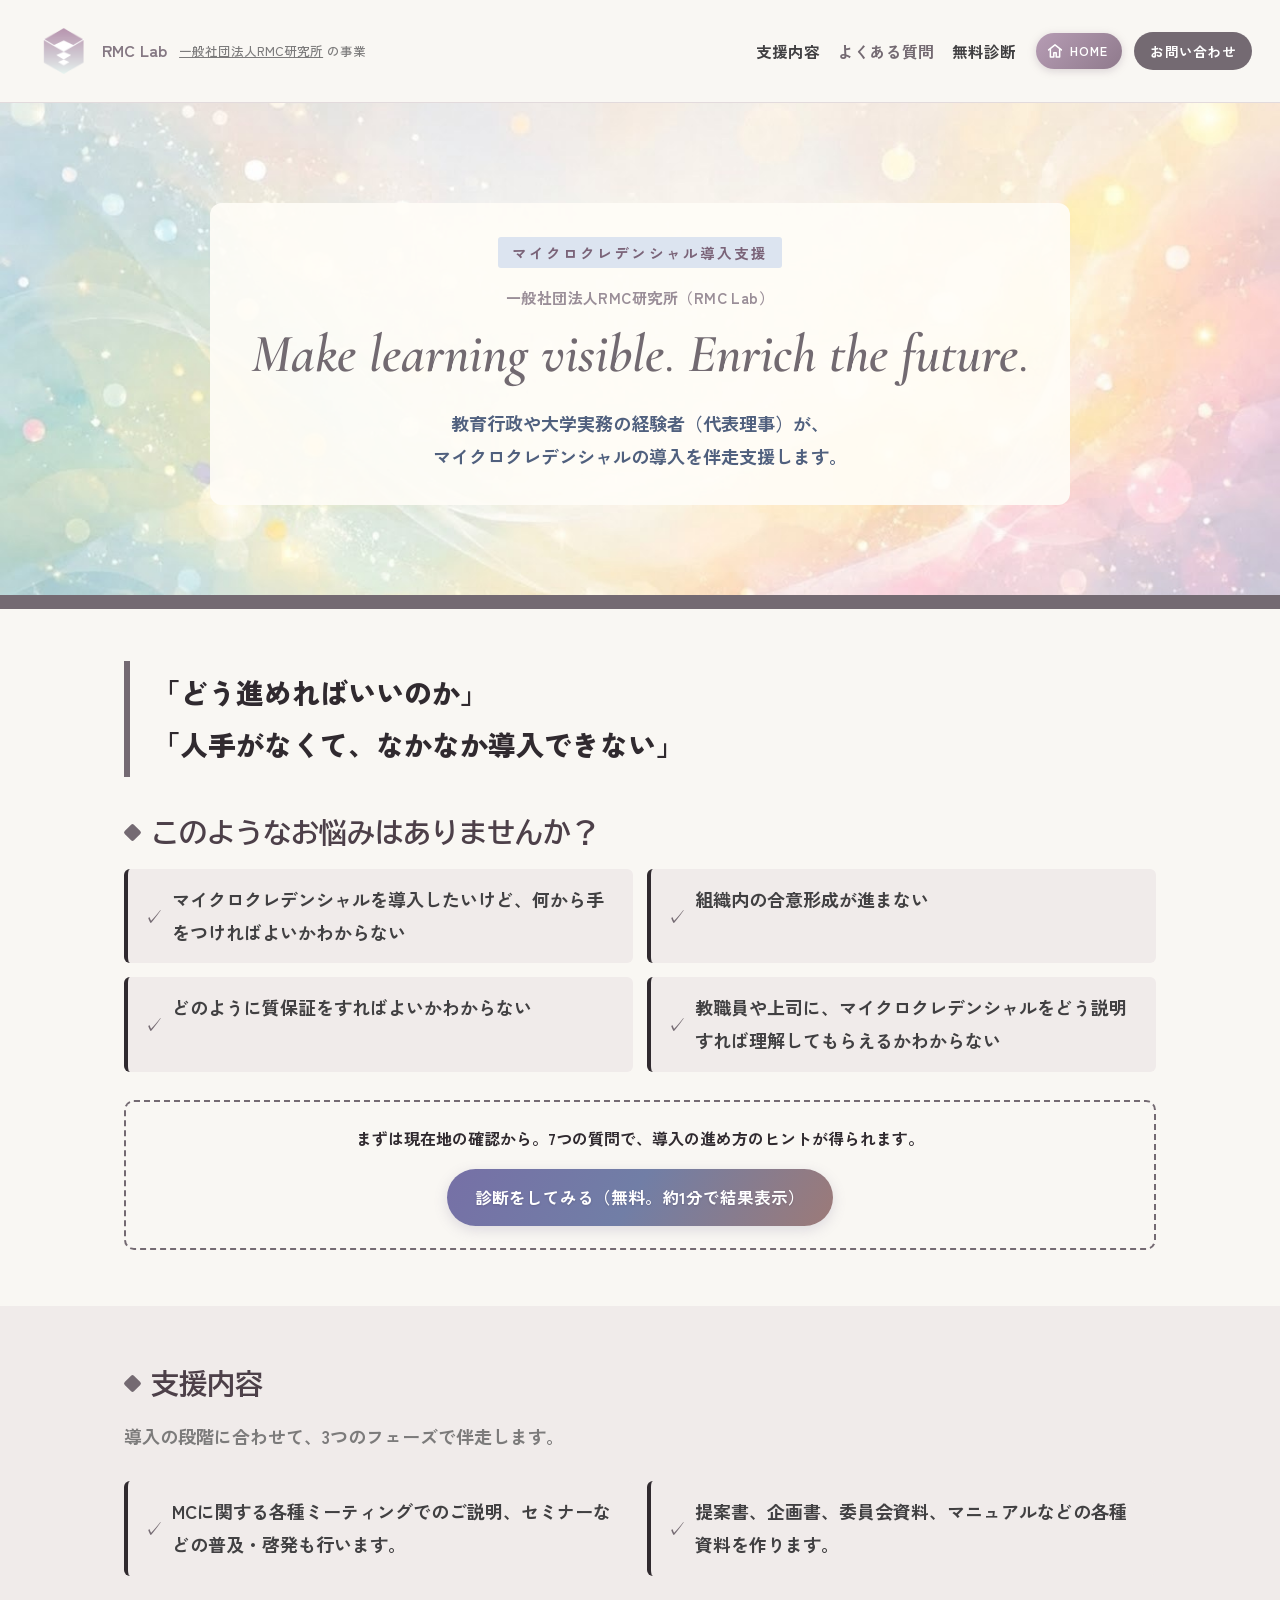
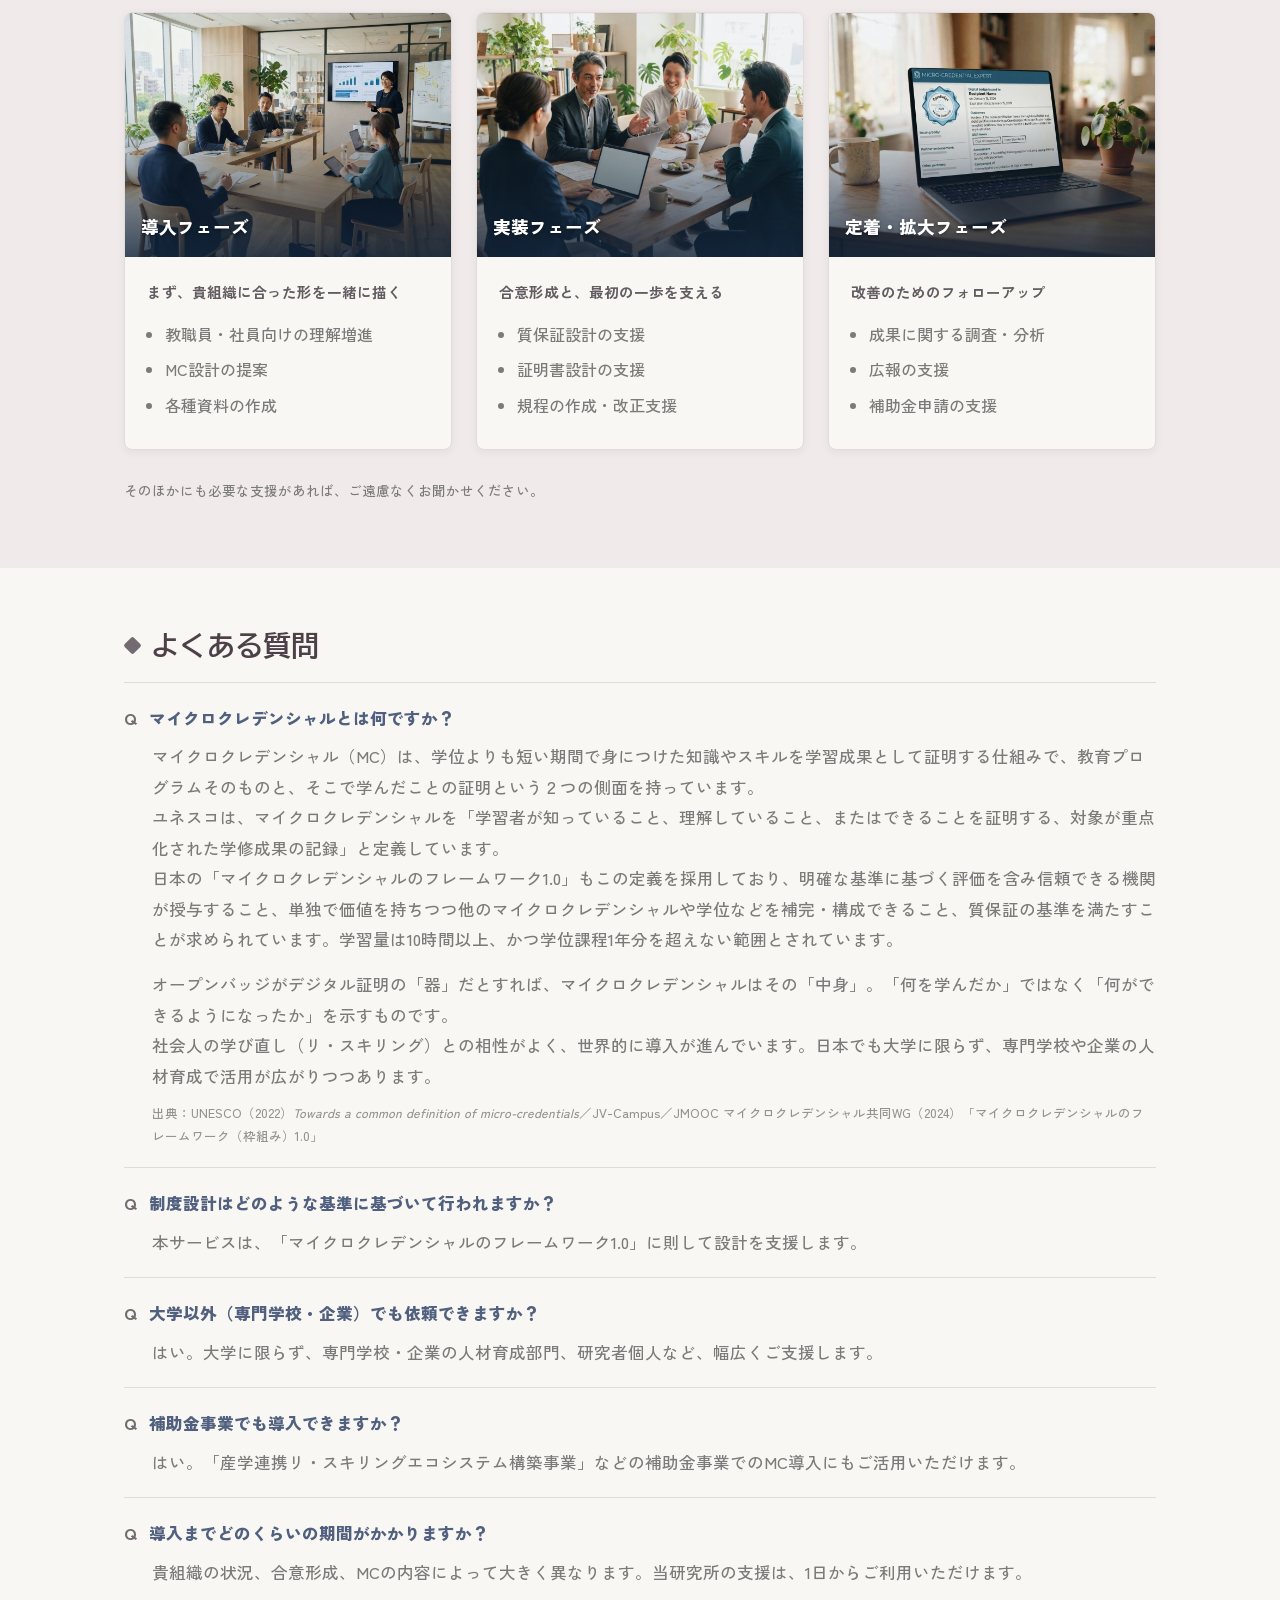
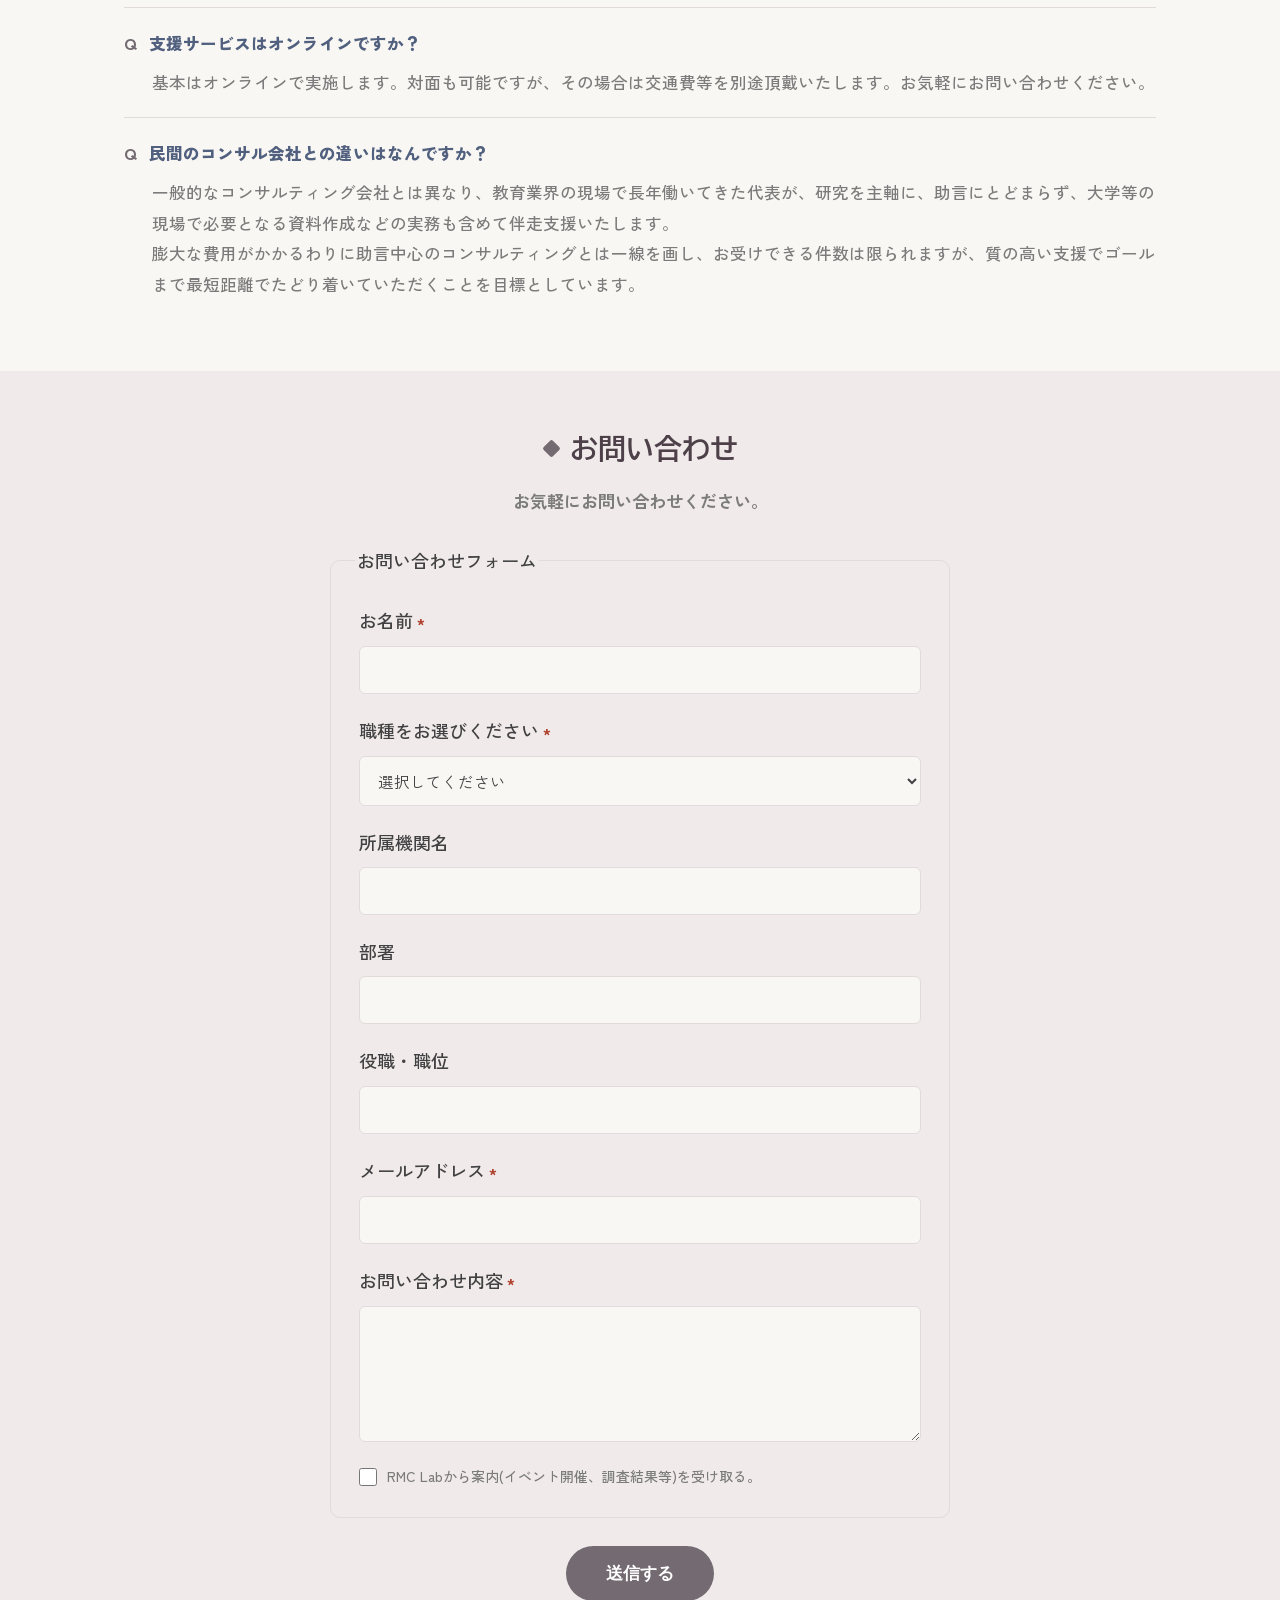
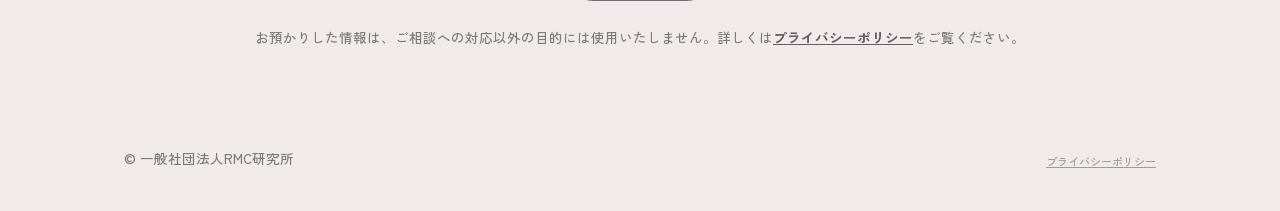
<file: MC_practice/index.html>
<!doctype html>
<!--
  一般社団法人RMC研究所の事業「マイクロクレデンシャル導入支援」専用ページ。
  代表者個人の識別情報（大学院名等）は掲載せず、「教育行政や大学実務の経験者」という一般化した表現に統一。
-->
<html lang="ja">
<head>
  <!-- Google tag (gtag.js) -->
  <script async src="https://www.googletagmanager.com/gtag/js?id=G-69HLN50LWC"></script>
  <script>
    window.dataLayer = window.dataLayer || [];
    function gtag(){dataLayer.push(arguments);}
    gtag('js', new Date());
    gtag('config', 'G-69HLN50LWC');
  </script>
  <meta name="google-site-verification" content="rxP7bSHLwD-m1ouii6oz31ZMTjFeW2hi3pQYW0ypx8w" />
  <meta charset="UTF-8">
  <meta name="viewport" content="width=device-width, initial-scale=1.0">
  <title>マイクロクレデンシャル導入の伴走支援｜一般社団法人RMC研究所</title>
  <link rel="icon" type="image/svg+xml" href="/favicon.svg">
  <meta name="description" content="マイクロクレデンシャルの導入を伴走支援でサポート。教育行政や大学実務の経験者が、大学・専門学校・企業の制度設計から組織内の合意形成、導入・定着まで支援します。">
  <link rel="canonical" href="https://rmc-lab.jp/mc_practice/">
  <meta property="og:type" content="website">
  <meta property="og:site_name" content="一般社団法人RMC研究所">
  <meta property="og:title" content="マイクロクレデンシャル導入の伴走支援｜一般社団法人RMC研究所">
  <meta property="og:description" content="マイクロクレデンシャルの導入を伴走支援でサポート。教育行政や大学実務の経験者が、大学・専門学校・企業を支援します。">
  <meta property="og:url" content="https://rmc-lab.jp/mc_practice/">
  <meta property="og:locale" content="ja_JP">
  <meta property="og:image" content="https://rmc-lab.jp/ogp.jpg">
  <meta property="og:image:width" content="1200">
  <meta property="og:image:height" content="630">
  <link rel="preconnect" href="https://fonts.googleapis.com">
  <link rel="preconnect" href="https://fonts.gstatic.com" crossorigin>
  <link href="https://fonts.googleapis.com/css2?family=Zen+Kaku+Gothic+New:wght@400;500;700;900&family=Shippori+Mincho:wght@400;600;800&family=BIZ+UDPGothic:ital,wght@0,400;0,700;1,400;1,700&family=BIZ+UDGothic:wght@700&family=Cormorant:ital,wght@1,600&display=swap" rel="stylesheet">
  <link rel="stylesheet" href="/style.css">
  <script src="/nav.js" defer></script>
  <script type="application/ld+json">
  {
    "@context": "https://schema.org",
    "@type": "Service",
    "name": "マイクロクレデンシャル導入の伴走支援",
    "provider": {
      "@type": "ProfessionalService",
      "name": "一般社団法人RMC研究所",
      "alternateName": "RMC Lab",
      "url": "https://rmc-lab.jp/mc_practice/",
      "areaServed": "JP",
      "sameAs": ["https://www.facebook.com/profile.php?id=61596411629934"]
    },
    "areaServed": "JP",
    "serviceType": "マイクロクレデンシャル導入支援",
    "description": "大学・専門学校・企業向けに、マイクロクレデンシャルの制度設計・導入・定着を伴走支援でサポートします。"
  }
  </script>
  <script type="application/ld+json">
  {
    "@context": "https://schema.org",
    "@type": "FAQPage",
    "mainEntity": [
      {
        "@type": "Question",
        "name": "マイクロクレデンシャルとは何ですか？",
        "acceptedAnswer": {
          "@type": "Answer",
          "text": "マイクロクレデンシャル（MC）は、学位よりも短い期間で身につけた知識やスキルを学習成果として証明する仕組みで、教育プログラムそのものと、そこで学んだことの証明という２つの側面を持っています。ユネスコは、マイクロクレデンシャルを「学習者が知っていること、理解していること、またはできることを証明する、対象が重点化された学修成果の記録」と定義しています。日本の「マイクロクレデンシャルのフレームワーク1.0」もこの定義を採用しており、明確な基準に基づく評価を含み信頼できる機関が授与すること、単独で価値を持ちつつ他のマイクロクレデンシャルや学位などを補完・構成できること、質保証の基準を満たすことが求められています。学習量は10時間以上、かつ学位課程1年分を超えない範囲とされています。オープンバッジがデジタル証明の「器」だとすれば、マイクロクレデンシャルはその「中身」。「何を学んだか」ではなく「何ができるようになったか」を示すものです。社会人の学び直し（リ・スキリング）との相性がよく、世界的に導入が進んでいます。日本でも大学に限らず、専門学校や企業の人材育成で活用が広がりつつあります。"
        }
      },
      {
        "@type": "Question",
        "name": "制度設計はどのような基準に基づいて行われますか？",
        "acceptedAnswer": {
          "@type": "Answer",
          "text": "本サービスは、「マイクロクレデンシャルのフレームワーク1.0」に則して設計を支援します。"
        }
      },
      {
        "@type": "Question",
        "name": "大学以外（専門学校・企業）でも依頼できますか？",
        "acceptedAnswer": {
          "@type": "Answer",
          "text": "はい。大学に限らず、専門学校・企業の人材育成部門、研究者個人など、幅広くご支援します。"
        }
      },
      {
        "@type": "Question",
        "name": "補助金事業でも導入できますか？",
        "acceptedAnswer": {
          "@type": "Answer",
          "text": "はい。「産学連携リ・スキリングエコシステム構築事業」などの補助金事業でのMC導入にもご活用いただけます。"
        }
      },
      {
        "@type": "Question",
        "name": "導入までどのくらいの期間がかかりますか？",
        "acceptedAnswer": {
          "@type": "Answer",
          "text": "貴組織の状況、合意形成、MCの内容によって大きく異なります。当研究所の支援は、1日からご利用いただけます。"
        }
      },
      {
        "@type": "Question",
        "name": "支援サービスはオンラインですか？",
        "acceptedAnswer": {
          "@type": "Answer",
          "text": "基本はオンラインで実施します。対面も可能ですが、その場合は交通費等を別途頂戴いたします。お気軽にお問い合わせください。"
        }
      },
      {
        "@type": "Question",
        "name": "民間のコンサル会社との違いはなんですか？",
        "acceptedAnswer": {
          "@type": "Answer",
          "text": "一般的なコンサルティング会社とは異なり、教育業界の現場で長年働いてきた代表が、研究を主軸に、助言にとどまらず、大学等の現場で必要となる資料作成などの実務も含めて伴走支援いたします。膨大な費用がかかるわりに助言中心のコンサルティングとは一線を画し、お受けできる件数は限られますが、質の高い支援でゴールまで最短距離でたどり着いていただくことを目標としています。"
        }
      }
    ]
  }
  </script>
</head>
<body>

  <nav class="site-nav" id="top">
    <a class="site-logo" href="/" aria-label="一般社団法人RMC研究所のトップページへ">
      <img src="/logo-mark.png" alt="" class="logo-mark">
      <span class="logo-full">RMC Lab</span>
      <span class="logo-short">MC</span>
    </a>
    <p class="nav-parent-link">
      <a href="/">一般社団法人RMC研究所</a> の事業
    </p>
    <button class="nav-toggle" type="button" aria-expanded="false" aria-controls="site-nav-links" aria-label="メニューを開く">
      <span class="nav-toggle-bar"></span>
      <span class="nav-toggle-bar"></span>
      <span class="nav-toggle-bar"></span>
    </button>
    <div class="site-nav-links" id="site-nav-links">
      <a href="#services">支援内容</a>
      <a href="#faq">よくある質問</a>
      <a href="/diagnosis.html">無料診断</a>
    </div>
    <a class="nav-home" href="/" aria-label="一般社団法人RMC研究所のホームへ戻る"><svg viewBox="0 0 24 24" aria-hidden="true" focusable="false"><path d="M3.5 10.6 12 3.8l8.5 6.8" fill="none" stroke="currentColor" stroke-width="2" stroke-linecap="round" stroke-linejoin="round"/><path d="M5.8 9.2V20h4.6v-5.6h3.2V20h4.6V9.2" fill="none" stroke="currentColor" stroke-width="2" stroke-linejoin="round"/></svg><span class="nav-home-label">HOME</span></a>
    <a class="nav-cta" href="#contact">お問い合わせ</a>
  </nav>

  <header class="hero hero-match">
    <div class="hero-bg" aria-hidden="true"></div>
    <div class="wrap">
      <div class="hero-content">
        <h1 class="eyebrow"><span class="nw">マイクロクレデンシャル導入支援</span></h1>
        <p class="hero-org-name">一般社団法人RMC研究所（RMC Lab）</p>
        <p class="hero-tagline-en" lang="en"><span class="nw">Make learning visible<span class="dot">.</span></span> <span class="nw">Enrich the future<span class="dot">.</span></span></p>
        <p class="lede"><span class="nw">教育行政や大学実務の</span><span class="nw">経験者（代表理事）が、</span><br class="pc-br"><span class="nw">マイクロクレデンシャルの</span><span class="nw">導入を伴走支援します。</span></p>
      </div>
    </div>
  </header>
  <div class="band"></div>

  <section class="section" id="concerns">
    <div class="wrap">
      <blockquote class="voice-quote">「どう進めればいいのか」<br class="pc-br">「人手がなくて、なかなか導入できない」</blockquote>
      <h2><span class="section-icon" aria-hidden="true"></span>このようなお悩みはありませんか？</h2>
      <ul class="pain-list">
        <li>マイクロクレデンシャルを導入したいけど、何から手をつければよいかわからない</li>
        <li>組織内の合意形成が進まない</li>
        <li>どのように質保証をすればよいかわからない</li>
        <li>教職員や上司に、マイクロクレデンシャルをどう説明すれば理解してもらえるかわからない</li>
      </ul>
      <div class="diag-promo">
        <p class="diag-promo-text">まずは現在地の確認から。7つの質問で、導入の進め方のヒントが得られます。</p>
        <a class="btn-ghost btn-bloom" href="/diagnosis.html">診断をしてみる（無料。約1分で結果表示）</a>
      </div>
      <!-- 吹き出し「このようなお悩みを、伴走支援で解決します。」: とりあえず非表示(2026-10-17)。再表示する場合はこのコメントを外す。
      <div class="bridge-bubble">
        <svg viewBox="0 0 700 220" xmlns="http://www.w3.org/2000/svg" aria-hidden="true" class="bridge-bubble-shape">
          <path d="M 20,75
                   A 330,65 0 0 1 350,10
                   A 330,65 0 0 1 680,75
                   A 330,65 0 0 1 400,130
                   L 150,210
                   L 230,125
                   A 330,65 0 0 1 20,75
                   Z"
                fill="#fff" style="stroke:var(--navy-deep);" stroke-width="4" stroke-linejoin="round"/>
        </svg>
        <p class="bridge-bubble-text">このようなお悩みを、伴走支援で解決します。</p>
      </div>
      -->
    </div>
  </section>

  <section class="section alt" id="services">
    <div class="wrap">
      <h2><span class="section-icon" aria-hidden="true"></span>支援内容</h2>
      <p class="section-lede">導入の段階に合わせて、3つのフェーズで伴走します。</p>

      <ul class="pain-list" style="margin-bottom:36px;">
        <li>MCに関する各種ミーティングでのご説明、セミナーなどの普及・啓発も行います。</li>
        <li>提案書、企画書、委員会資料、マニュアルなどの各種資料を作ります。</li>
      </ul>

      <div class="service-grid">
        <div class="service-card">
          <div class="service-photo" style="background-image:url('/service-intro.jpg');" role="img" aria-label="窓の明るいオフィスで行われている少人数セミナーの様子">
            <span class="photo-label">導入フェーズ</span>
          </div>
          <div class="service-body">
            <p class="tagline">まず、貴組織に合った形を一緒に描く</p>
            <ul>
              <li>教職員・社員向けの理解増進</li>
              <li>MC設計の提案</li>
              <li>各種資料の作成</li>
            </ul>
          </div>
        </div>
        <div class="service-card">
          <div class="service-photo" style="background-image:url('/service-implement.jpg');" role="img" aria-label="提案資料を囲んで和やかに話し合う様子">
            <span class="photo-label">実装フェーズ</span>
          </div>
          <div class="service-body">
            <p class="tagline">合意形成と、最初の一歩を支える</p>
            <ul>
              <li>質保証設計の支援</li>
              <li>証明書設計の支援</li>
              <li>規程の作成・改正支援</li>
            </ul>
          </div>
        </div>
        <div class="service-card">
          <div class="service-photo" style="background-image:url('/service-badge.jpg');" role="img" aria-label="デジタルのオープンバッジが表示されたノートパソコンの画面">
            <span class="photo-label">定着・拡大フェーズ</span>
          </div>
          <div class="service-body">
            <p class="tagline">改善のためのフォローアップ</p>
            <ul>
              <li>成果に関する調査・分析</li>
              <li>広報の支援</li>
              <li>補助金申請の支援</li>
            </ul>
          </div>
        </div>
      </div>

      <p class="flow-footnote">そのほかにも必要な支援があれば、ご遠慮なくお聞かせください。</p>

    </div>
  </section>

  <!-- 選ばれる理由セクション: とりあえず非表示(2026-10-17)。再表示する場合はこのコメントを外す。
  <section class="section" id="reasons">
    <div class="wrap">
      <h2>選ばれる理由</h2>
      <div class="strength-grid">
        <div class="strength-card"><span style="white-space:nowrap;">教育行政・大学実務の</span>豊富な経験を有する者が、対応します。</div>
        <div class="strength-card">貴組織の実情を丁寧にヒアリングし、オーダーメイドの支援をします。</div>
        <div class="strength-card">1日から短期間も可能。必要な支援範囲のみ選べるので、費用を抑えることができます。</div>
        <div class="strength-card">コンサルティング（助言）だけではなく、資料、証明書案作成などの実務も含めた並走支援を行います。</div>
        <div class="strength-card">国際基準に適合する「マイクロクレデンシャルのフレームワーク(1.0)」に準じて設計します。</div>
      </div>
    </div>
  </section>
  -->

  <!-- ご利用の流れセクション: とりあえず非表示(2026-10-17)。再表示する場合はこのコメントを外し、ナビの「流れ」リンクも戻す。
  <section class="section alt" id="flow">
    <div class="wrap">
      <h2>ご利用の流れ</h2>
      <div class="flow-row">
        <div class="flow-item">
          <div class="flow-photo" style="background-image:url('/flow-01-contact.jpg');" role="img" aria-label="お問い合わせの様子"></div>
          <div class="flow-body"><span class="flow-num">01</span><h3>お問い合わせ</h3><p>フォームより、お気軽にご連絡ください。</p></div>
        </div>
        <div class="flow-item">
          <div class="flow-photo" style="background-image:url('/flow-02-consult.jpg');" role="img" aria-label="オンライン相談の様子"></div>
          <div class="flow-body"><span class="flow-num">02</span><h3>ご相談</h3><p>オンラインで、今のお悩みをお聞かせください。守秘義務は守ります。</p></div>
        </div>
        <div class="flow-item">
          <div class="flow-photo" style="background-image:url('/flow-03-quote.jpg');" role="img" aria-label="お見積り資料のイメージ"></div>
          <div class="flow-body"><span class="flow-num">03</span><h3>お見積り</h3><p>オーダーメイド支援のお見積りのご提示。</p></div>
        </div>
        <div class="flow-item">
          <div class="flow-photo" style="background-image:url('/flow-04-contract.jpg');" role="img" aria-label="ご契約・支援開始の様子"></div>
          <div class="flow-body"><span class="flow-num">04</span><h3>ご契約・開始</h3><p>ご納得いただいてから開始します。</p></div>
        </div>
      </div>
    </div>
  </section>
  -->

  <section class="section" id="faq">
    <div class="wrap">
      <h2><span class="section-icon" aria-hidden="true"></span>よくある質問</h2>
      <div class="faq-item">
        <p class="faq-q"><span class="q-mark">Q</span>マイクロクレデンシャルとは何ですか？</p>
        <p class="faq-a">マイクロクレデンシャル（MC）は、学位よりも短い期間で身につけた知識やスキルを学習成果として証明する仕組みで、教育プログラムそのものと、そこで学んだことの証明という２つの側面を持っています。<br>ユネスコは、マイクロクレデンシャルを「学習者が知っていること、理解していること、またはできることを証明する、対象が重点化された学修成果の記録」と定義しています。<br>日本の「マイクロクレデンシャルのフレームワーク1.0」もこの定義を採用しており、明確な基準に基づく評価を含み信頼できる機関が授与すること、単独で価値を持ちつつ他のマイクロクレデンシャルや学位などを補完・構成できること、質保証の基準を満たすことが求められています。学習量は10時間以上、かつ学位課程1年分を超えない範囲とされています。</p>
        <p class="faq-a" style="margin-top:14px;">オープンバッジがデジタル証明の「器」だとすれば、マイクロクレデンシャルはその「中身」。「何を学んだか」ではなく「何ができるようになったか」を示すものです。<br>社会人の学び直し（リ・スキリング）との相性がよく、世界的に導入が進んでいます。日本でも大学に限らず、専門学校や企業の人材育成で活用が広がりつつあります。</p>
        <p class="faq-source">出典：UNESCO（2022）<i>Towards a common definition of micro-credentials</i>／JV-Campus／JMOOC マイクロクレデンシャル共同WG（2024）「マイクロクレデンシャルのフレームワーク（枠組み）1.0」</p>
      </div>
      <div class="faq-item">
        <p class="faq-q"><span class="q-mark">Q</span>制度設計はどのような基準に基づいて行われますか？</p>
        <p class="faq-a">本サービスは、「マイクロクレデンシャルのフレームワーク1.0」に則して設計を支援します。</p>
      </div>
      <div class="faq-item">
        <p class="faq-q"><span class="q-mark">Q</span>大学以外（専門学校・企業）でも依頼できますか？</p>
        <p class="faq-a">はい。大学に限らず、専門学校・企業の人材育成部門、研究者個人など、幅広くご支援します。</p>
      </div>
      <div class="faq-item">
        <p class="faq-q"><span class="q-mark">Q</span>補助金事業でも導入できますか？</p>
        <p class="faq-a">はい。「産学連携リ・スキリングエコシステム構築事業」<span style="white-space:nowrap;">などの</span>補助金事業でのMC導入にもご活用いただけます。</p>
      </div>
      <div class="faq-item">
        <p class="faq-q"><span class="q-mark">Q</span>導入までどのくらいの期間がかかりますか？</p>
        <p class="faq-a">貴組織の状況、合意形成、MCの内容によって大きく異なります。当研究所の支援は、1日からご利用いただけます。</p>
      </div>
      <div class="faq-item">
        <p class="faq-q"><span class="q-mark">Q</span>支援サービスはオンラインですか？</p>
        <p class="faq-a">基本はオンラインで実施します。対面も可能ですが、その場合は交通費等を別途頂戴いたします。お気軽にお問い合わせください。</p>
      </div>
      <div class="faq-item">
        <p class="faq-q"><span class="q-mark">Q</span>民間のコンサル会社との違いはなんですか？</p>
        <p class="faq-a">一般的なコンサルティング会社とは異なり、教育業界の現場で長年働いてきた代表が、研究を主軸に、助言にとどまらず、大学等の現場で必要となる資料作成などの実務も含めて伴走支援いたします。<br>膨大な費用がかかるわりに助言中心のコンサルティングとは一線を画し、お受けできる件数は限られますが、質の高い支援でゴールまで最短距離でたどり着いていただくことを目標としています。</p>
      </div>
      <!-- FAQ「他機関の事例は共有してもらえますか？」: とりあえず非表示(2026-10-17)。再表示する場合はこのコメントを外し、ページ先頭の構造化データ(FAQPage)にも同じQ&Aを戻す。
      <div class="faq-item">
        <p class="faq-q"><span class="q-mark">Q</span>他機関の事例は共有してもらえますか？</p>
        <p class="faq-a">公開情報の範囲で、他機関（大学・専門学校・<span style="white-space:nowrap;">企業等）の</span>先行事例をご紹介しています。個別機関の非公開情報はお伝えできません。</p>
      </div>
      -->
    </div>
  </section>

  <!-- 参考リンクセクション: とりあえず非表示(2026-10-17)。再表示する場合はこのコメントを外す。
  <section class="section" id="refs">
    <div class="wrap">
      <h2>参考リンク</h2>
      <ul class="refs-list">
        <li><a href="https://www.micro-credentials.jp/" target="_blank" rel="noopener">一般社団法人日本マイクロクレデンシャル機構（JMICRO）公式サイト</a></li>
      </ul>
    </div>
  </section>
  -->

  <section class="section alt" id="contact">
    <div class="wrap">
      <h2 style="text-align:center;"><span class="section-icon" aria-hidden="true"></span>お問い合わせ</h2>
      <p class="contact-lede">お気軽にお問い合わせください。</p>
      <form id="contact-form" name="mc-consultation" method="POST" data-netlify="true" netlify-honeypot="bot-field" class="diag-form contact-form">
        <input type="hidden" name="form-name" value="mc-consultation">
        <p hidden><label>この項目は入力しないでください<input name="bot-field"></label></p>
        <fieldset class="diag-q">
          <legend>お問い合わせフォーム</legend>
          <label class="contact-field">お名前<span class="req">*</span><input type="text" name="name" required></label>
          <label class="contact-field">職種をお選びください<span class="req">*</span>
            <select name="org_type" required>
              <option value="" disabled selected>選択してください</option>
              <option value="university">大学</option>
              <option value="vocational">専門学校</option>
              <option value="other_edu">その他教育機関</option>
              <option value="company">企業</option>
              <option value="other">その他</option>
            </select>
          </label>
          <label class="contact-field">所属機関名<input type="text" name="organization"></label>
          <label class="contact-field">部署<input type="text" name="department"></label>
          <label class="contact-field">役職・職位<input type="text" name="position"></label>
          <label class="contact-field">メールアドレス<span class="req">*</span><input type="email" name="email" required></label>
          <label class="contact-field">お問い合わせ内容<span class="req">*</span><textarea name="message" rows="5" required></textarea></label>
          <div class="member-interests contact-newsletter-field"><label for="contact-newsletter"><input type="checkbox" id="contact-newsletter" name="newsletter_opt_in" value="希望する">RMC Labから案内(イベント開催、調査結果等)を受け取る。</label></div>
        </fieldset>
        <div class="diag-submit">
          <button type="submit" class="btn-primary">送信する</button>
        </div>
      </form>

      <div id="contact-success" class="diag-result" role="region" aria-live="polite" tabindex="-1" hidden>
        <h2>送信ありがとうございました</h2>
        <p>お問い合わせいただきありがとうございます。通常2〜3営業日以内にご返信いたします。</p>
      </div>

      <p class="contact-privacy-note">お預かりした情報は、ご相談への対応以外の目的には使用いたしません。詳しくは<a href="/privacy.html">プライバシーポリシー</a>をご覧ください。</p>
    </div>
  </section>

  <footer class="site-footer">
    <div class="wrap site-footer-inner">
      <span>© 一般社団法人RMC研究所</span>
      <span class="footer-fine-print"><a href="/privacy.html">プライバシーポリシー</a></span>
    </div>
  </footer>

  <a href="#top" class="back-to-top" aria-label="ページの先頭へ戻る">↑</a>

  <script>
    (function () {
      var form = document.getElementById('contact-form');
      var success = document.getElementById('contact-success');
      form.addEventListener('submit', function (e) {
        e.preventDefault();
        var data = new FormData(form);
        fetch('/', {
          method: 'POST',
          headers: { 'Content-Type': 'application/x-www-form-urlencoded' },
          body: new URLSearchParams(data).toString()
        }).then(function () {
          form.hidden = true;
          success.hidden = false;
          success.scrollIntoView({ behavior: 'smooth', block: 'start' });
          success.focus();
          if (typeof gtag === 'function') {
            gtag('event', 'contact_submit');
          }
        }).catch(function () {
          alert('送信に失敗しました。恐れ入りますが時間をおいて再度お試しください。');
        });
      });
    })();
  </script>

</body>
</html>
</file>
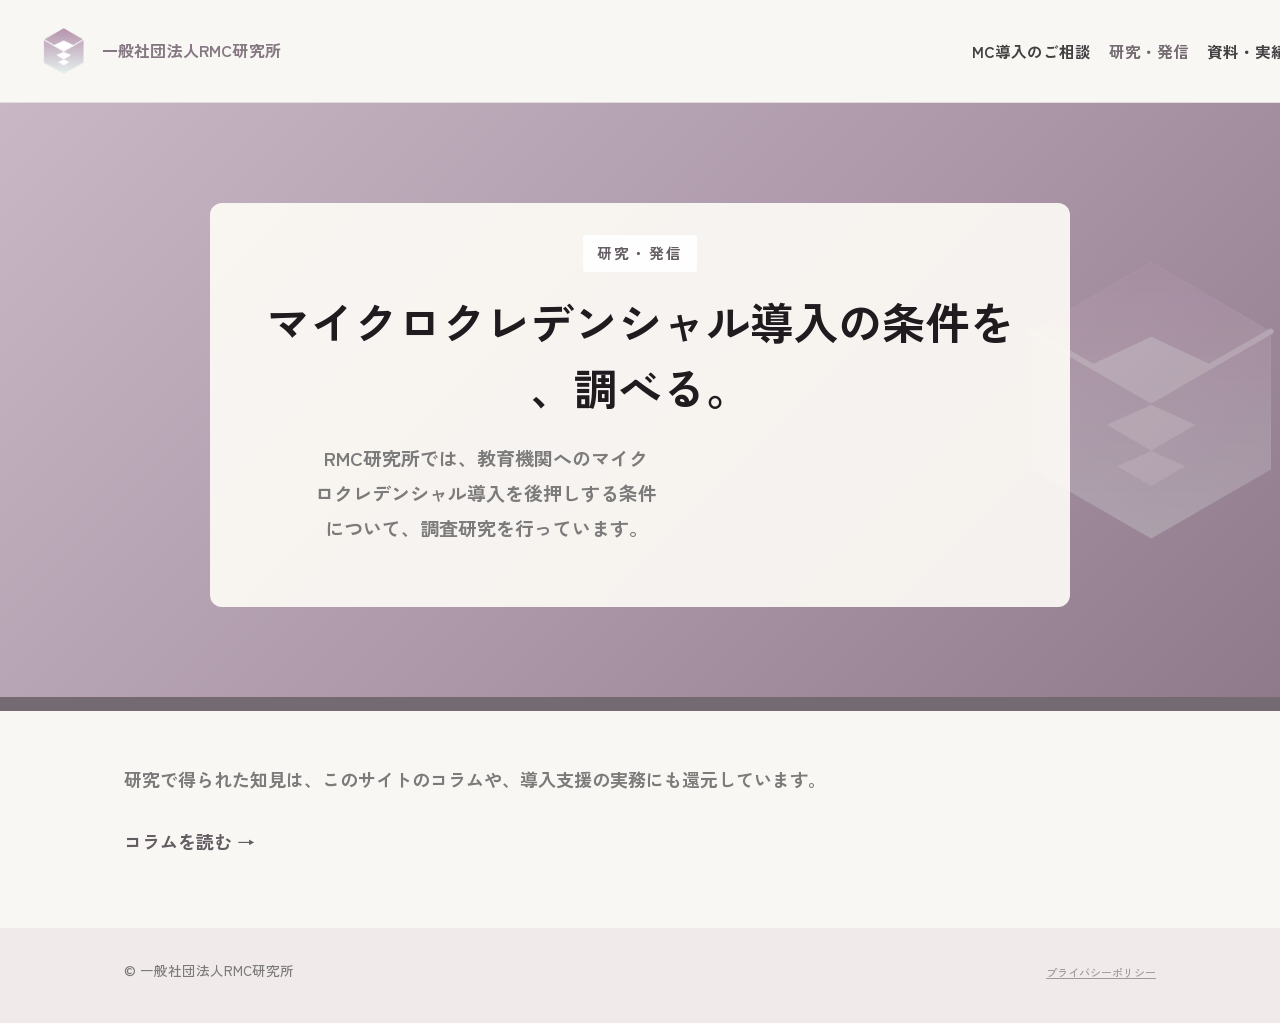
<file: research/index.html>
<!doctype html>
<html lang="ja">
<head>
  <script async src="https://www.googletagmanager.com/gtag/js?id=G-69HLN50LWC"></script>
  <script>
    window.dataLayer = window.dataLayer || [];
    function gtag(){dataLayer.push(arguments);}
    gtag('js', new Date());
    gtag('config', 'G-69HLN50LWC');
  </script>
  <meta charset="UTF-8">
  <meta name="viewport" content="width=device-width, initial-scale=1.0">
  <title>研究・発信｜一般社団法人RMC研究所</title>
  <link rel="icon" type="image/svg+xml" href="/favicon.svg">
  <meta name="description" content="一般社団法人RMC研究所の研究活動について。教育機関へのマイクロクレデンシャル導入を後押しする条件について調査研究を行っています。">
  <meta name="robots" content="noindex">
  <link rel="canonical" href="https://rmc-lab.jp/research/">
  <meta property="og:type" content="website">
  <meta property="og:site_name" content="一般社団法人RMC研究所">
  <meta property="og:title" content="研究・発信｜一般社団法人RMC研究所">
  <meta property="og:description" content="教育機関へのマイクロクレデンシャル導入を後押しする条件について調査研究を行っています。">
  <meta property="og:url" content="https://rmc-lab.jp/research/">
  <meta property="og:locale" content="ja_JP">
  <meta property="og:image" content="https://rmc-lab.jp/ogp.jpg">
  <link rel="preconnect" href="https://fonts.googleapis.com">
  <link rel="preconnect" href="https://fonts.gstatic.com" crossorigin>
  <link href="https://fonts.googleapis.com/css2?family=Zen+Kaku+Gothic+New:wght@400;500;700;900&family=BIZ+UDPGothic:ital,wght@0,400;0,700;1,400;1,700&display=swap" rel="stylesheet">
  <link rel="stylesheet" href="/style.css">
  <script src="/nav.js" defer></script>
</head>
<body>

  <nav class="site-nav" id="top">
    <a class="site-logo" href="/" aria-label="一般社団法人RMC研究所">
      <img src="/logo-mark.png" alt="" class="logo-mark">
      <span class="logo-full">一般社団法人RMC研究所</span>
      <span class="logo-short">RMC</span>
    </a>
    <button class="nav-toggle" type="button" aria-expanded="false" aria-controls="site-nav-links" aria-label="メニューを開く">
      <span class="nav-toggle-bar"></span>
      <span class="nav-toggle-bar"></span>
      <span class="nav-toggle-bar"></span>
    </button>
    <div class="site-nav-links" id="site-nav-links">
      <a href="/mc_practice/">MC導入のご相談</a>
      <a href="/research/" class="is-active">研究・発信</a>
      <a href="/resources/">資料・実績</a>
      <a href="/mc_practice/#column">コラム</a>
      <a href="/mc_practice/#contact">お問い合わせ</a>
    </div>
  </nav>

  <header class="hero">
    <img src="/logo-mark.png" alt="" class="hero-logo-deco" aria-hidden="true">
    <div class="wrap">
      <div class="hero-content">
        <p class="eyebrow">研究・発信</p>
        <h1>マイクロクレデンシャル導入の条件を、調べる。</h1>
        <p class="lede">RMC研究所では、教育機関へのマイクロクレデンシャル導入を後押しする条件について、調査研究を行っています。</p>
      </div>
    </div>
  </header>
  <div class="band"></div>

  <section class="section">
    <div class="wrap">
      <p class="section-lede">研究で得られた知見は、このサイトのコラムや、導入支援の実務にも還元しています。</p>
      <p><a href="/mc_practice/#column" style="color:var(--teal-deep);font-weight:700;text-decoration:none;">コラムを読む →</a></p>
    </div>
  </section>

  <footer class="site-footer">
    <div class="wrap site-footer-inner">
      <span>© 一般社団法人RMC研究所</span>
      <span class="footer-fine-print"><a href="/privacy.html">プライバシーポリシー</a></span>
    </div>
  </footer>

  <a href="#top" class="back-to-top" aria-label="ページの先頭へ戻る">↑</a>

</body>
</html>
</file>
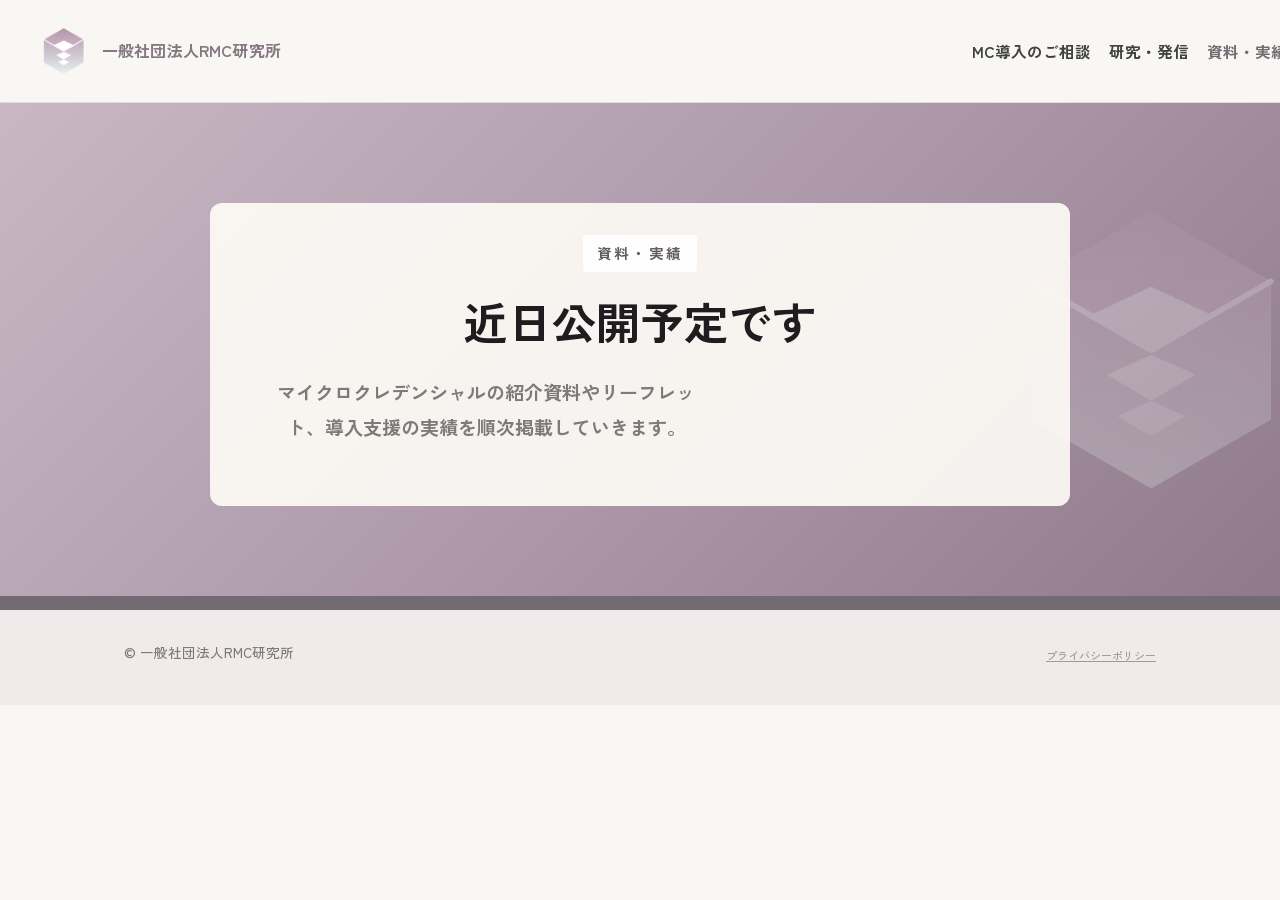
<file: resources/index.html>
<!doctype html>
<html lang="ja">
<head>
  <script async src="https://www.googletagmanager.com/gtag/js?id=G-69HLN50LWC"></script>
  <script>
    window.dataLayer = window.dataLayer || [];
    function gtag(){dataLayer.push(arguments);}
    gtag('js', new Date());
    gtag('config', 'G-69HLN50LWC');
  </script>
  <meta charset="UTF-8">
  <meta name="viewport" content="width=device-width, initial-scale=1.0">
  <title>資料・実績｜一般社団法人RMC研究所</title>
  <link rel="icon" type="image/svg+xml" href="/favicon.svg">
  <meta name="robots" content="noindex">
  <meta name="description" content="一般社団法人RMC研究所の資料・実績ページ。マイクロクレデンシャルの紹介資料やリーフレット、導入支援の実績を順次掲載していきます。">
  <link rel="canonical" href="https://rmc-lab.jp/resources/">
  <link rel="preconnect" href="https://fonts.googleapis.com">
  <link rel="preconnect" href="https://fonts.gstatic.com" crossorigin>
  <link href="https://fonts.googleapis.com/css2?family=Zen+Kaku+Gothic+New:wght@400;500;700;900&family=BIZ+UDPGothic:ital,wght@0,400;0,700;1,400;1,700&display=swap" rel="stylesheet">
  <link rel="stylesheet" href="/style.css">
  <script src="/nav.js" defer></script>
</head>
<body>

  <nav class="site-nav" id="top">
    <a class="site-logo" href="/" aria-label="一般社団法人RMC研究所">
      <img src="/logo-mark.png" alt="" class="logo-mark">
      <span class="logo-full">一般社団法人RMC研究所</span>
      <span class="logo-short">RMC</span>
    </a>
    <button class="nav-toggle" type="button" aria-expanded="false" aria-controls="site-nav-links" aria-label="メニューを開く">
      <span class="nav-toggle-bar"></span>
      <span class="nav-toggle-bar"></span>
      <span class="nav-toggle-bar"></span>
    </button>
    <div class="site-nav-links" id="site-nav-links">
      <a href="/mc_practice/">MC導入のご相談</a>
      <a href="/research/">研究・発信</a>
      <a href="/resources/" class="is-active">資料・実績</a>
      <a href="/mc_practice/#column">コラム</a>
      <a href="/mc_practice/#contact">お問い合わせ</a>
    </div>
  </nav>

  <header class="hero">
    <img src="/logo-mark.png" alt="" class="hero-logo-deco" aria-hidden="true">
    <div class="wrap">
      <div class="hero-content">
        <p class="eyebrow">資料・実績</p>
        <h1>近日公開予定です</h1>
        <p class="lede">マイクロクレデンシャルの紹介資料やリーフレット、導入支援の実績を順次掲載していきます。</p>
      </div>
    </div>
  </header>
  <div class="band"></div>

  <footer class="site-footer">
    <div class="wrap site-footer-inner">
      <span>© 一般社団法人RMC研究所</span>
      <span class="footer-fine-print"><a href="/privacy.html">プライバシーポリシー</a></span>
    </div>
  </footer>

  <a href="#top" class="back-to-top" aria-label="ページの先頭へ戻る">↑</a>

</body>
</html>
</file>
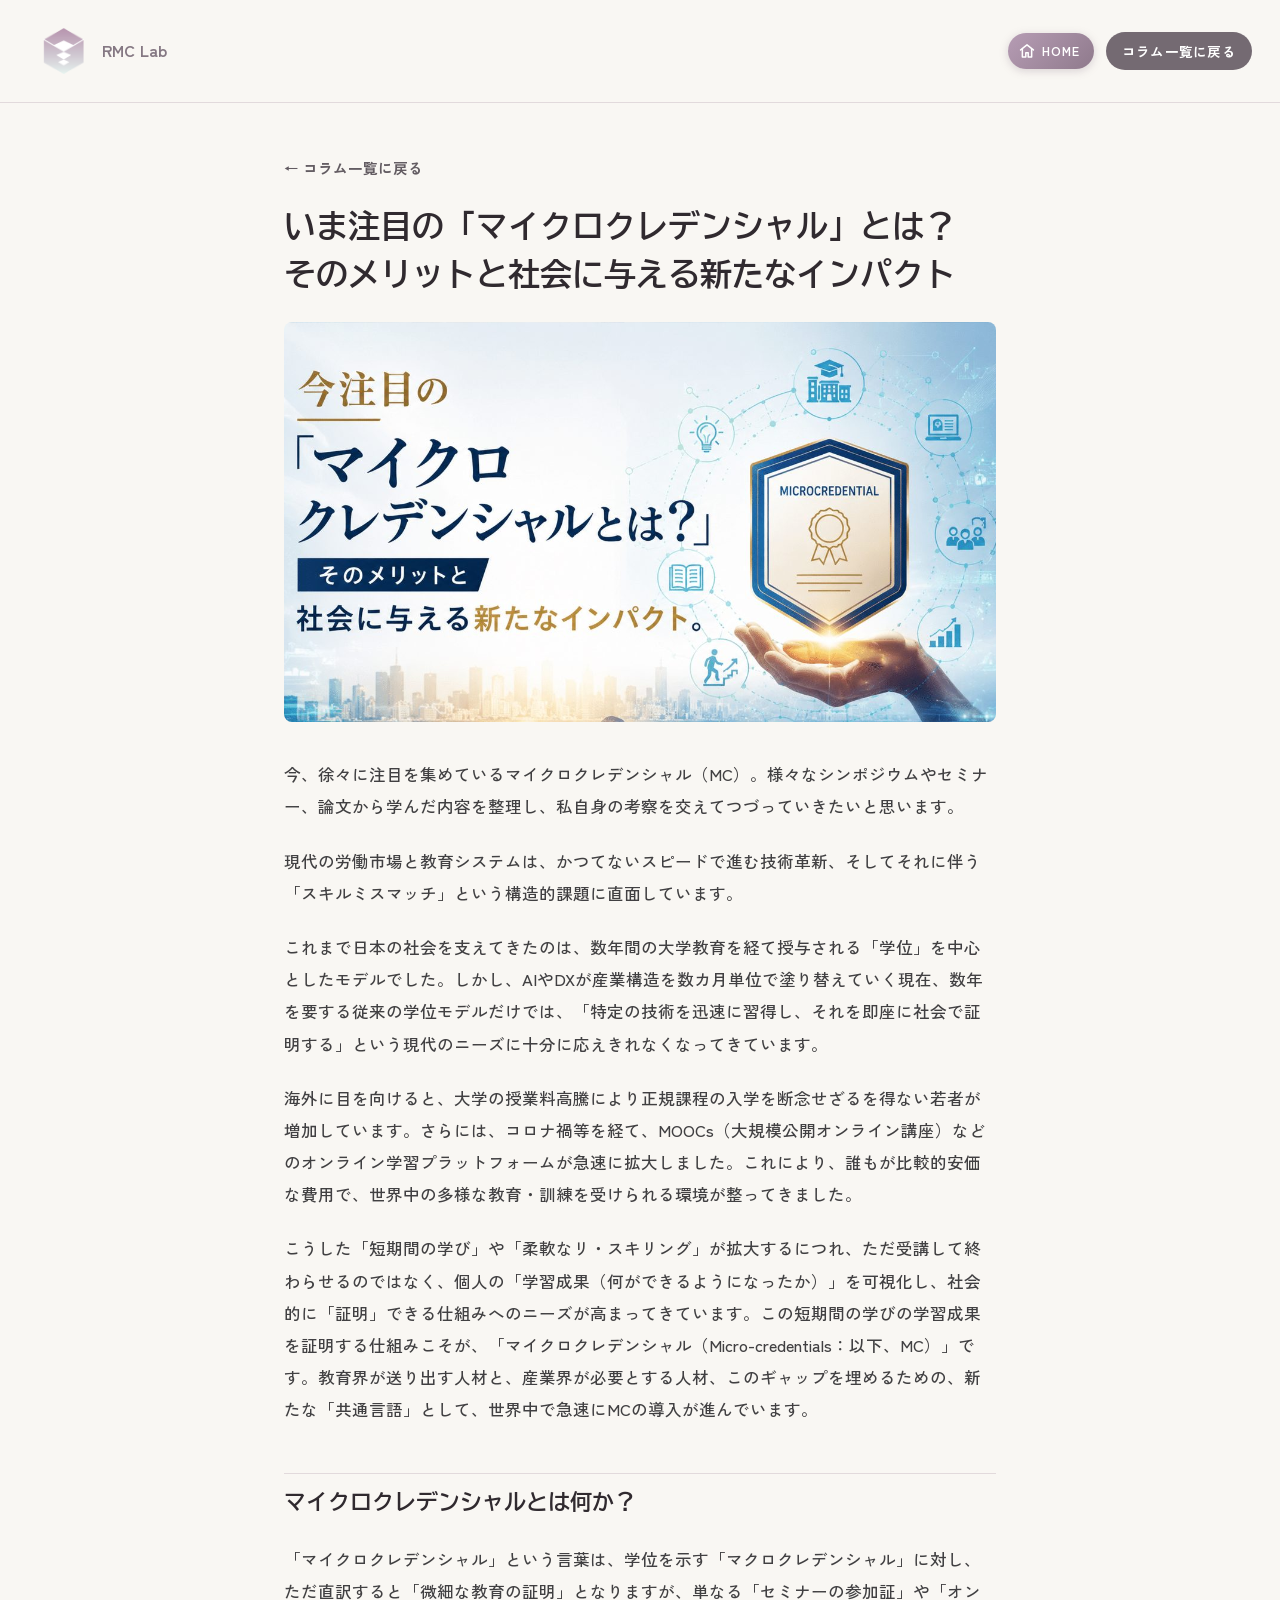
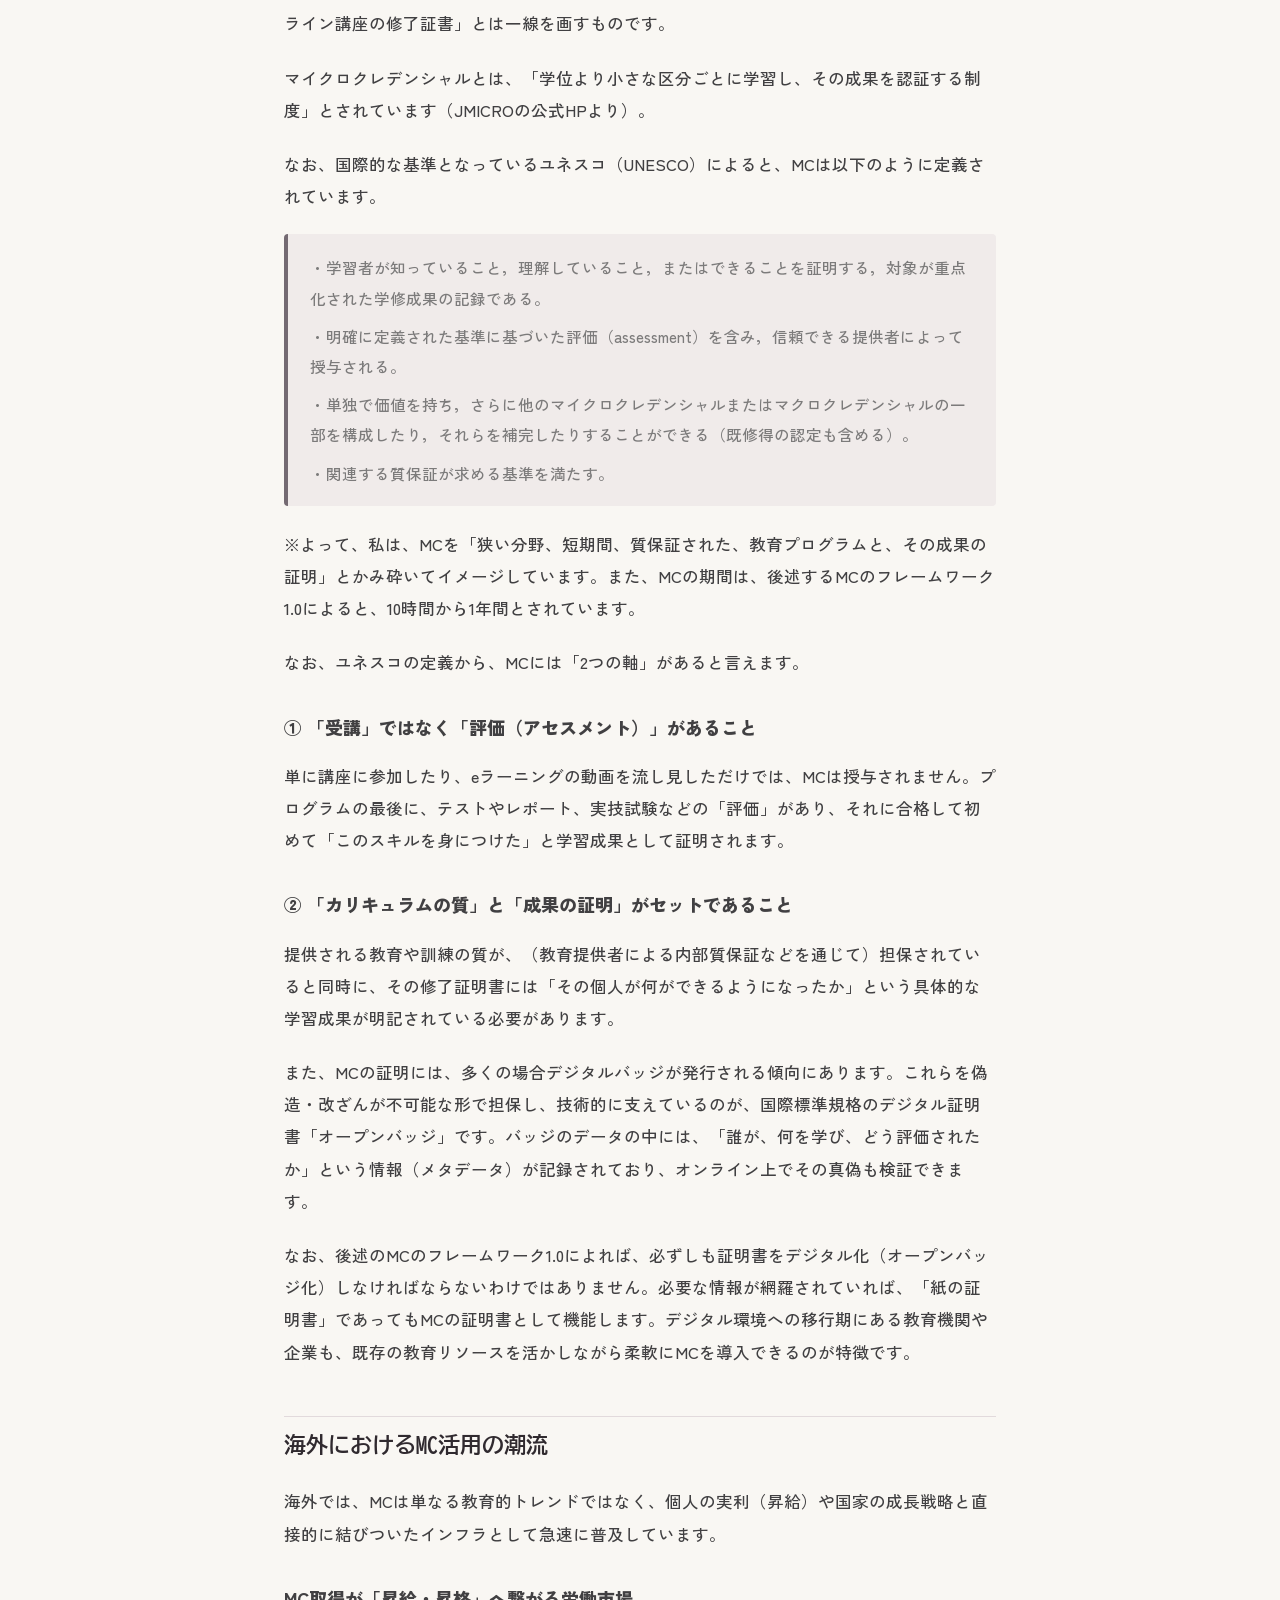
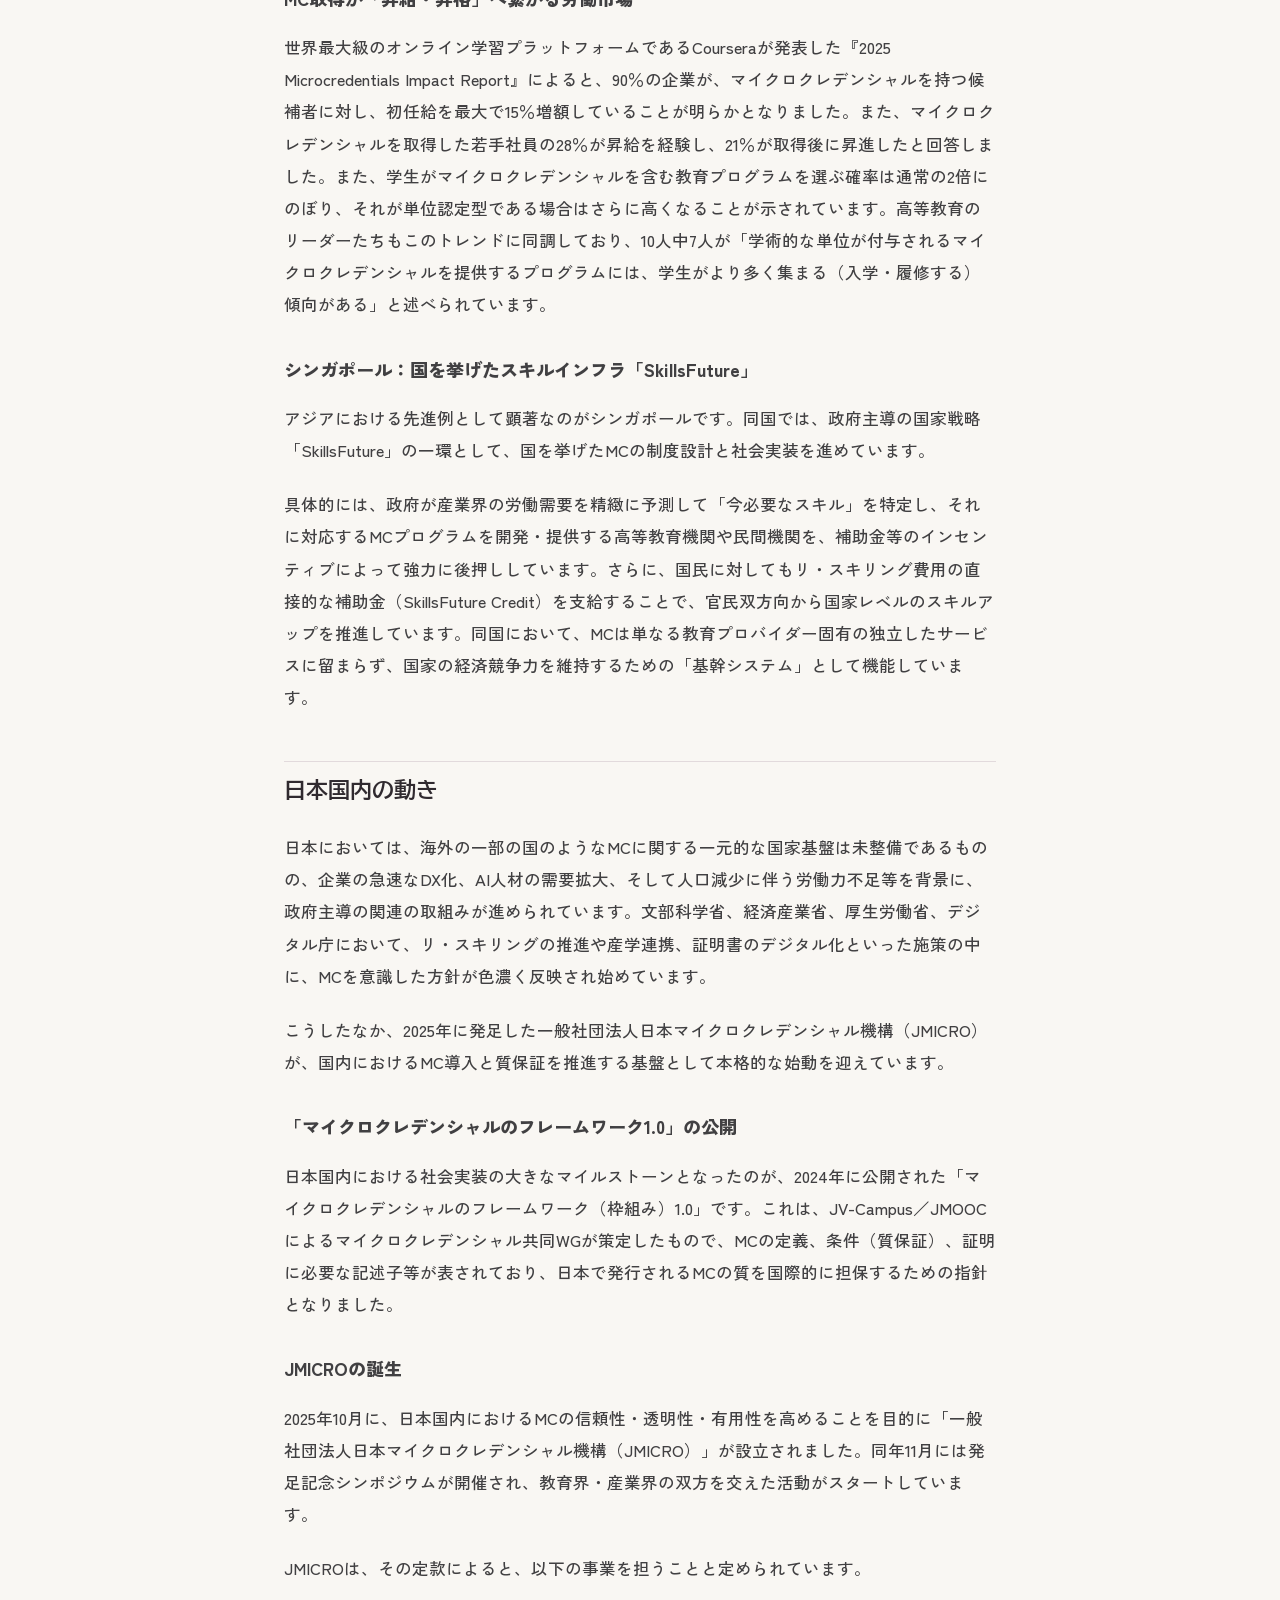
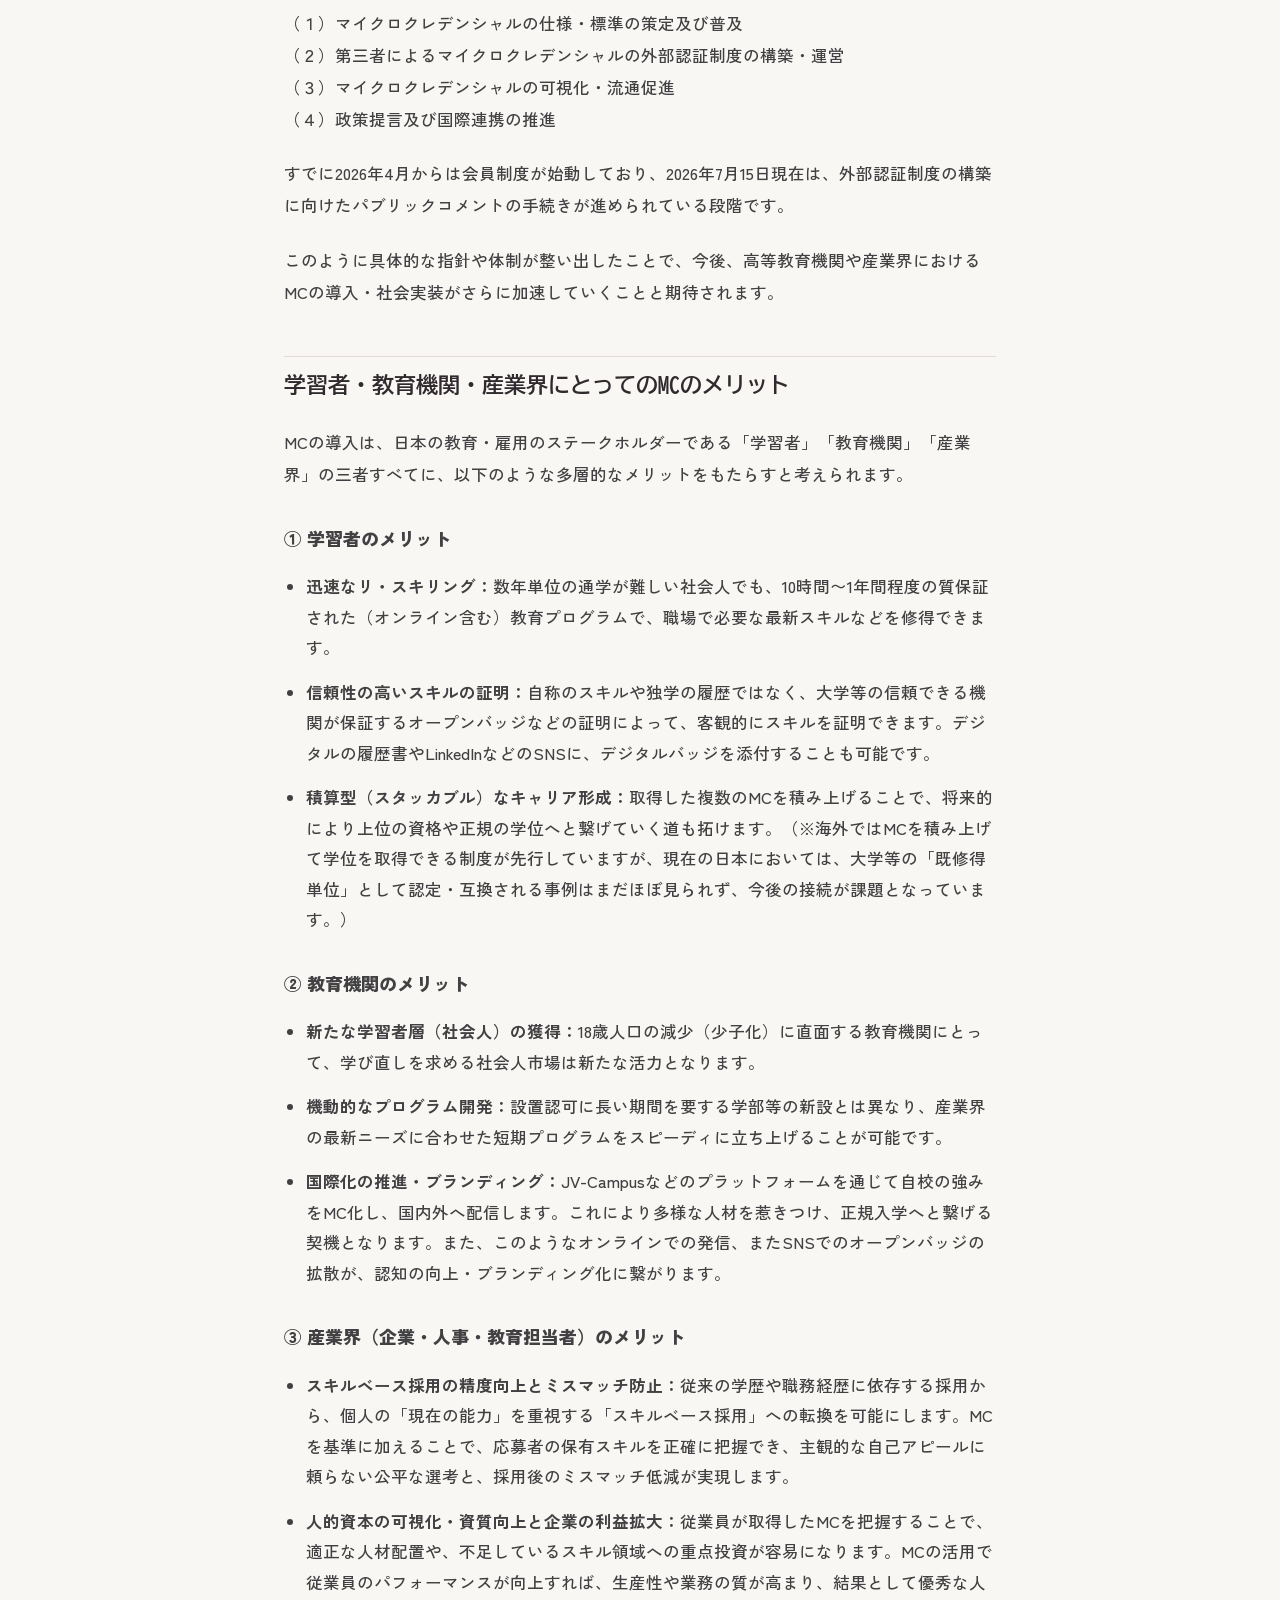
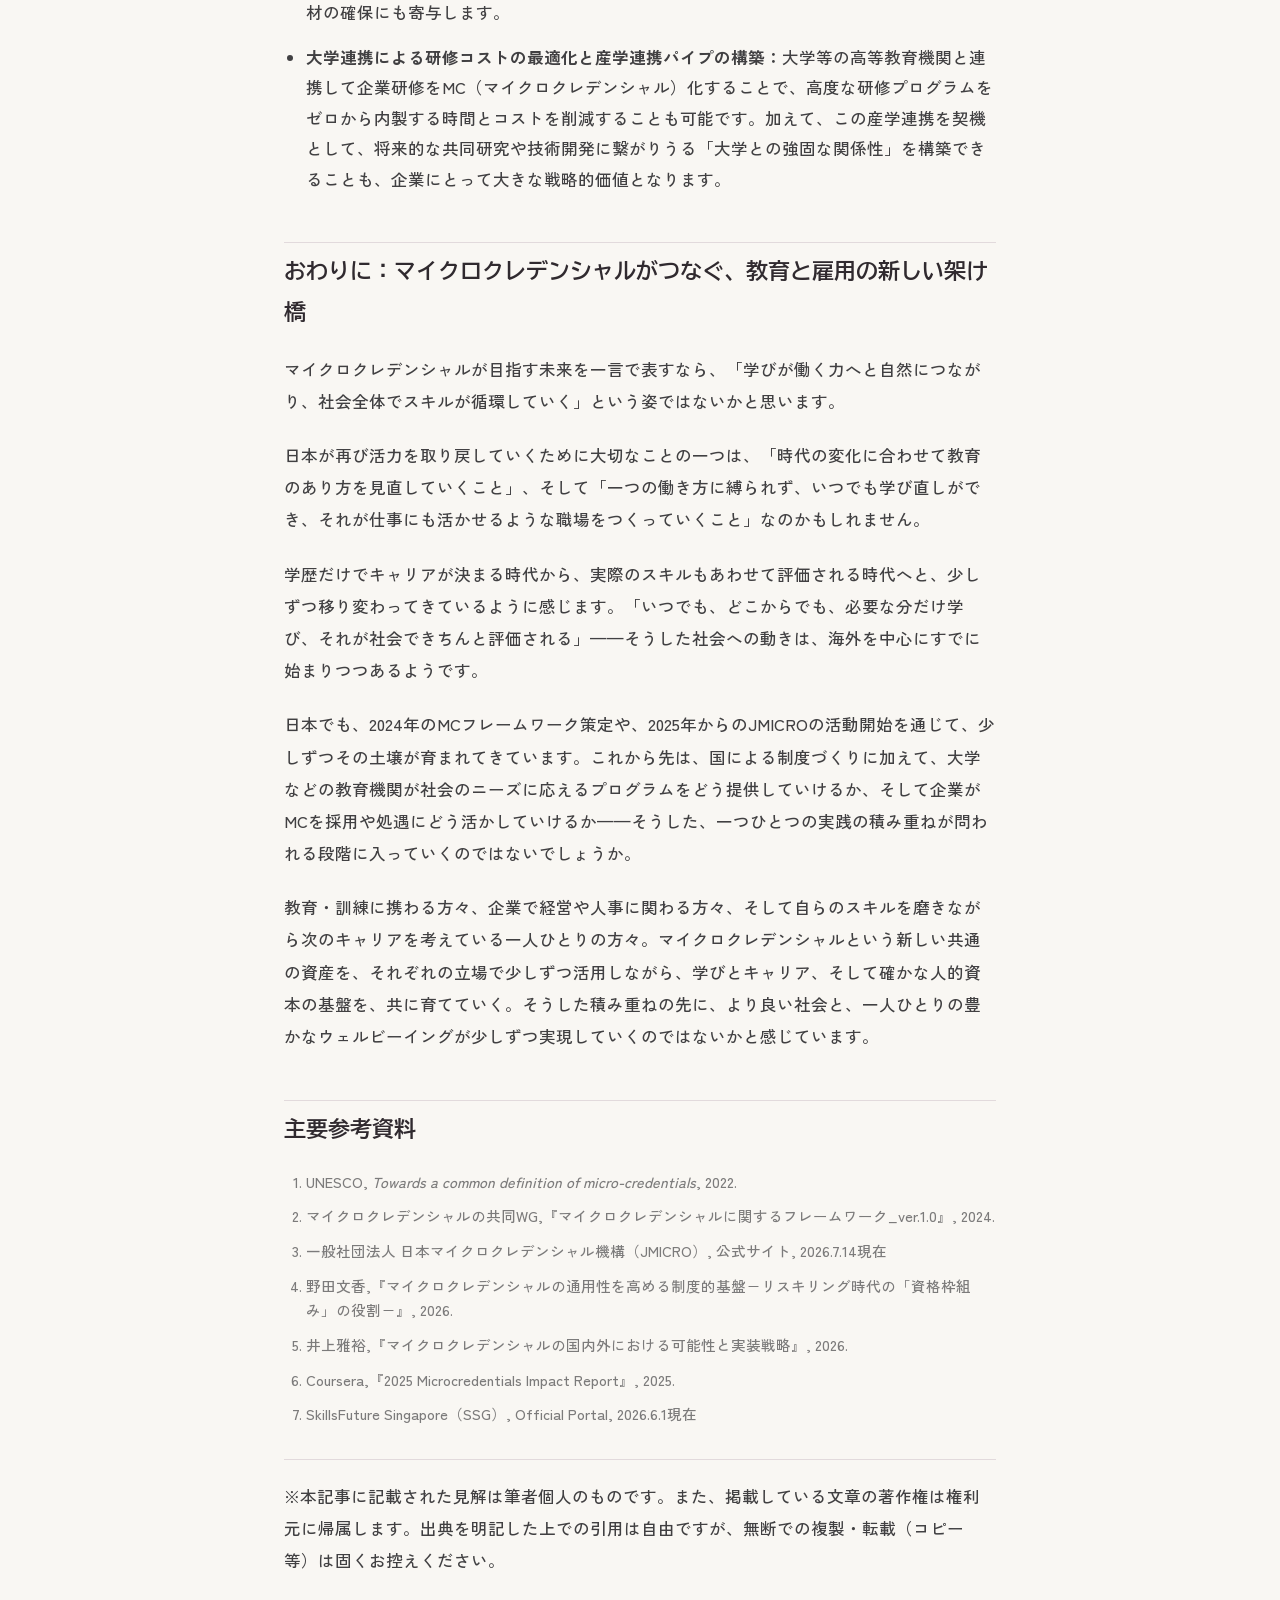
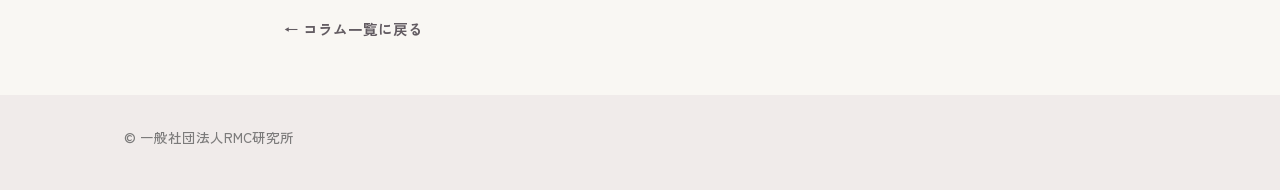
<file: column-01.html>
<!doctype html>
<html lang="ja">
<head>
  <!-- Google tag (gtag.js) -->
  <script async src="https://www.googletagmanager.com/gtag/js?id=G-69HLN50LWC"></script>
  <script>
    window.dataLayer = window.dataLayer || [];
    function gtag(){dataLayer.push(arguments);}
    gtag('js', new Date());
    gtag('config', 'G-69HLN50LWC');
  </script>
  <meta charset="UTF-8">
  <meta name="viewport" content="width=device-width, initial-scale=1.0">
  <title>いま注目の「マイクロクレデンシャル」とは？そのメリットと社会に与える新たなインパクト｜一般社団法人RMC研究所</title>
  <link rel="icon" type="image/svg+xml" href="favicon.svg">
  <meta name="description" content="マイクロクレデンシャル（MC）とは何か、海外・国内の動向、学習者・教育機関・産業界にとってのメリットを解説します。">
  <link rel="canonical" href="https://rmc-lab.jp/column-01.html">
  <meta property="og:type" content="article">
  <meta property="og:site_name" content="一般社団法人RMC研究所">
  <meta property="og:title" content="いま注目の「マイクロクレデンシャル」とは？そのメリットと社会に与える新たなインパクト｜一般社団法人RMC研究所">
  <meta property="og:description" content="マイクロクレデンシャル（MC）とは何か、海外・国内の動向、学習者・教育機関・産業界にとってのメリットを解説します。">
  <meta property="og:url" content="https://rmc-lab.jp/column-01.html">
  <meta property="og:locale" content="ja_JP">
  <meta property="og:image" content="https://rmc-lab.jp/column-thumb-01.jpg">
  <link rel="preconnect" href="https://fonts.googleapis.com">
  <link rel="preconnect" href="https://fonts.gstatic.com" crossorigin>
  <link href="https://fonts.googleapis.com/css2?family=Zen+Kaku+Gothic+New:wght@400;500;700;900&family=Shippori+Mincho:wght@400;600;800&family=BIZ+UDPGothic:ital,wght@0,400;0,700;1,400;1,700&family=BIZ+UDGothic:wght@700&display=swap" rel="stylesheet">
  <link rel="stylesheet" href="style.css">
  <script type="application/ld+json">
  {
    "@context": "https://schema.org",
    "@type": "BreadcrumbList",
    "itemListElement": [
      { "@type": "ListItem", "position": 1, "name": "一般社団法人RMC研究所", "item": "https://rmc-lab.jp/" },
      { "@type": "ListItem", "position": 2, "name": "いま注目の「マイクロクレデンシャル」とは？そのメリットと社会に与える新たなインパクト", "item": "https://rmc-lab.jp/column-01.html" }
    ]
  }
  </script>
  <script type="application/ld+json">
  {
    "@context": "https://schema.org",
    "@type": "Article",
    "headline": "いま注目の「マイクロクレデンシャル」とは？そのメリットと社会に与える新たなインパクト",
    "description": "マイクロクレデンシャル（MC）とは何か、海外・国内の動向、学習者・教育機関・産業界にとってのメリットを解説します。",
    "author": { "@type": "Organization", "name": "一般社団法人RMC研究所", "alternateName": "RMC Lab", "sameAs": ["https://www.facebook.com/profile.php?id=61596411629934"] },
    "publisher": { "@type": "Organization", "name": "一般社団法人RMC研究所", "alternateName": "RMC Lab", "sameAs": ["https://www.facebook.com/profile.php?id=61596411629934"] },
    "mainEntityOfPage": "https://rmc-lab.jp/column-01.html",
    "image": "https://rmc-lab.jp/column-thumb-01.jpg",
    "datePublished": "2026-07-17",
    "dateModified": "2026-07-18"
  }
  </script>
</head>
<body>

  <nav class="site-nav">
    <a class="site-logo" href="/" aria-label="一般社団法人RMC研究所のトップページへ">
      <img src="logo-mark.png" alt="" class="logo-mark">
      <span class="logo-full">RMC Lab</span>
      <span class="logo-short">MC</span>
    </a>
    <a class="nav-home" href="/" aria-label="一般社団法人RMC研究所のホームへ戻る"><svg viewBox="0 0 24 24" aria-hidden="true" focusable="false"><path d="M3.5 10.6 12 3.8l8.5 6.8" fill="none" stroke="currentColor" stroke-width="2" stroke-linecap="round" stroke-linejoin="round"/><path d="M5.8 9.2V20h4.6v-5.6h3.2V20h4.6V9.2" fill="none" stroke="currentColor" stroke-width="2" stroke-linejoin="round"/></svg><span class="nav-home-label">HOME</span></a>
    <a class="nav-cta" href="/#column">コラム一覧に戻る</a>
  </nav>

  <article class="section">
    <div class="wrap article-wrap">
      <p class="article-back"><a href="/#column">← コラム一覧に戻る</a></p>
      <h1 class="article-title">いま注目の「マイクロクレデンシャル」とは？そのメリットと社会に与える新たなインパクト</h1>
      <div class="article-eyecatch" style="background-image:url('column-thumb-01.jpg');" role="img" aria-label="記事アイキャッチ画像"></div>

      <div class="article-body">
        <p>今、徐々に注目を集めているマイクロクレデンシャル（MC）。様々なシンポジウムやセミナー、論文から学んだ内容を整理し、私自身の考察を交えてつづっていきたいと思います。</p>
        <p>現代の労働市場と教育システムは、かつてないスピードで進む技術革新、そしてそれに伴う「スキルミスマッチ」という構造的課題に直面しています。</p>
        <p>これまで日本の社会を支えてきたのは、数年間の大学教育を経て授与される「学位」を中心としたモデルでした。しかし、AIやDXが産業構造を数カ月単位で塗り替えていく現在、数年を要する従来の学位モデルだけでは、「特定の技術を迅速に習得し、それを即座に社会で証明する」という現代のニーズに十分に応えきれなくなってきています。</p>
        <p>海外に目を向けると、大学の授業料高騰により正規課程の入学を断念せざるを得ない若者が増加しています。さらには、コロナ禍等を経て、MOOCs（大規模公開オンライン講座）などのオンライン学習プラットフォームが急速に拡大しました。これにより、誰もが比較的安価な費用で、世界中の多様な教育・訓練を受けられる環境が整ってきました。</p>
        <p>こうした「短期間の学び」や「柔軟なリ・スキリング」が拡大するにつれ、ただ受講して終わらせるのではなく、個人の「学習成果（何ができるようになったか）」を可視化し、社会的に「証明」できる仕組みへのニーズが高まってきています。この短期間の学びの学習成果を証明する仕組みこそが、「マイクロクレデンシャル（Micro-credentials：以下、MC）」です。教育界が送り出す人材と、産業界が必要とする人材、このギャップを埋めるための、新たな「共通言語」として、世界中で急速にMCの導入が進んでいます。</p>

        <h2>マイクロクレデンシャルとは何か？</h2>
        <p>「マイクロクレデンシャル」という言葉は、学位を示す「マクロクレデンシャル」に対し、ただ直訳すると「微細な教育の証明」となりますが、単なる「セミナーの参加証」や「オンライン講座の修了証書」とは一線を画すものです。</p>
        <p>マイクロクレデンシャルとは、「学位より小さな区分ごとに学習し、その成果を認証する制度」とされています（JMICROの公式HPより）。</p>
        <p>なお、国際的な基準となっているユネスコ（UNESCO）によると、MCは以下のように定義されています。</p>
        <blockquote>
          <p>・学習者が知っていること，理解していること，またはできることを証明する，対象が重点化された学修成果の記録である。</p>
          <p>・明確に定義された基準に基づいた評価（assessment）を含み，信頼できる提供者によって授与される。</p>
          <p>・単独で価値を持ち，さらに他のマイクロクレデンシャルまたはマクロクレデンシャルの一部を構成したり，それらを補完したりすることができる（既修得の認定も含める）。</p>
          <p>・関連する質保証が求める基準を満たす。</p>
        </blockquote>
        <p>※よって、私は、MCを「狭い分野、短期間、質保証された、教育プログラムと、その成果の証明」とかみ砕いてイメージしています。また、MCの期間は、後述するMCのフレームワーク1.0によると、10時間から1年間とされています。</p>
        <p>なお、ユネスコの定義から、MCには「2つの軸」があると言えます。</p>

        <h3>① 「受講」ではなく「評価（アセスメント）」があること</h3>
        <p>単に講座に参加したり、eラーニングの動画を流し見しただけでは、MCは授与されません。プログラムの最後に、テストやレポート、実技試験などの「評価」があり、それに合格して初めて「このスキルを身につけた」と学習成果として証明されます。</p>

        <h3>② 「カリキュラムの質」と「成果の証明」がセットであること</h3>
        <p>提供される教育や訓練の質が、（教育提供者による内部質保証などを通じて）担保されていると同時に、その修了証明書には「その個人が何ができるようになったか」という具体的な学習成果が明記されている必要があります。</p>
        <p>また、MCの証明には、多くの場合デジタルバッジが発行される傾向にあります。これらを偽造・改ざんが不可能な形で担保し、技術的に支えているのが、国際標準規格のデジタル証明書「オープンバッジ」です。バッジのデータの中には、「誰が、何を学び、どう評価されたか」という情報（メタデータ）が記録されており、オンライン上でその真偽も検証できます。</p>
        <p>なお、後述のMCのフレームワーク1.0によれば、必ずしも証明書をデジタル化（オープンバッジ化）しなければならないわけではありません。必要な情報が網羅されていれば、「紙の証明書」であってもMCの証明書として機能します。デジタル環境への移行期にある教育機関や企業も、既存の教育リソースを活かしながら柔軟にMCを導入できるのが特徴です。</p>

        <h2>海外におけるMC活用の潮流</h2>
        <p>海外では、MCは単なる教育的トレンドではなく、個人の実利（昇給）や国家の成長戦略と直接的に結びついたインフラとして急速に普及しています。</p>

        <h3>MC取得が「昇給・昇格」へ繋がる労働市場</h3>
        <p>世界最大級のオンライン学習プラットフォームであるCourseraが発表した『2025 Microcredentials Impact Report』によると、90％の企業が、マイクロクレデンシャルを持つ候補者に対し、初任給を最大で15％増額していることが明らかとなりました。また、マイクロクレデンシャルを取得した若手社員の28％が昇給を経験し、21％が取得後に昇進したと回答しました。また、学生がマイクロクレデンシャルを含む教育プログラムを選ぶ確率は通常の2倍にのぼり、それが単位認定型である場合はさらに高くなることが示されています。高等教育のリーダーたちもこのトレンドに同調しており、10人中7人が「学術的な単位が付与されるマイクロクレデンシャルを提供するプログラムには、学生がより多く集まる（入学・履修する）傾向がある」と述べられています。</p>

        <h3>シンガポール：国を挙げたスキルインフラ「SkillsFuture」</h3>
        <p>アジアにおける先進例として顕著なのがシンガポールです。同国では、政府主導の国家戦略「SkillsFuture」の一環として、国を挙げたMCの制度設計と社会実装を進めています。</p>
        <p>具体的には、政府が産業界の労働需要を精緻に予測して「今必要なスキル」を特定し、それに対応するMCプログラムを開発・提供する高等教育機関や民間機関を、補助金等のインセンティブによって強力に後押ししています。さらに、国民に対してもリ・スキリング費用の直接的な補助金（SkillsFuture Credit）を支給することで、官民双方向から国家レベルのスキルアップを推進しています。同国において、MCは単なる教育プロバイダー固有の独立したサービスに留まらず、国家の経済競争力を維持するための「基幹システム」として機能しています。</p>

        <h2>日本国内の動き</h2>
        <p>日本においては、海外の一部の国のようなMCに関する一元的な国家基盤は未整備であるものの、企業の急速なDX化、AI人材の需要拡大、そして人口減少に伴う労働力不足等を背景に、政府主導の関連の取組みが進められています。文部科学省、経済産業省、厚生労働省、デジタル庁において、リ・スキリングの推進や産学連携、証明書のデジタル化といった施策の中に、MCを意識した方針が色濃く反映され始めています。</p>
        <p>こうしたなか、2025年に発足した一般社団法人日本マイクロクレデンシャル機構（JMICRO）が、国内におけるMC導入と質保証を推進する基盤として本格的な始動を迎えています。</p>

        <h3>「マイクロクレデンシャルのフレームワーク1.0」の公開</h3>
        <p>日本国内における社会実装の大きなマイルストーンとなったのが、2024年に公開された「マイクロクレデンシャルのフレームワーク（枠組み）1.0」です。これは、JV-Campus／JMOOCによるマイクロクレデンシャル共同WGが策定したもので、MCの定義、条件（質保証）、証明に必要な記述子等が表されており、日本で発行されるMCの質を国際的に担保するための指針となりました。</p>

        <h3>JMICROの誕生</h3>
        <p>2025年10月に、日本国内におけるMCの信頼性・透明性・有用性を高めることを目的に「一般社団法人日本マイクロクレデンシャル機構（JMICRO）」が設立されました。同年11月には発足記念シンポジウムが開催され、教育界・産業界の双方を交えた活動がスタートしています。</p>
        <p>JMICROは、その定款によると、以下の事業を担うことと定められています。</p>
        <p>（１）マイクロクレデンシャルの仕様・標準の策定及び普及<br>
        （２）第三者によるマイクロクレデンシャルの外部認証制度の構築・運営<br>
        （３）マイクロクレデンシャルの可視化・流通促進<br>
        （４）政策提言及び国際連携の推進</p>
        <p>すでに2026年4月からは会員制度が始動しており、2026年7月15日現在は、外部認証制度の構築に向けたパブリックコメントの手続きが進められている段階です。</p>
        <p>このように具体的な指針や体制が整い出したことで、今後、高等教育機関や産業界におけるMCの導入・社会実装がさらに加速していくことと期待されます。</p>

        <h2>学習者・教育機関・産業界にとってのMCのメリット</h2>
        <p>MCの導入は、日本の教育・雇用のステークホルダーである「学習者」「教育機関」「産業界」の三者すべてに、以下のような多層的なメリットをもたらすと考えられます。</p>

        <h3>① 学習者のメリット</h3>
        <ul>
          <li><strong>迅速なリ・スキリング：</strong>数年単位の通学が難しい社会人でも、10時間〜1年間程度の質保証された（オンライン含む）教育プログラムで、職場で必要な最新スキルなどを修得できます。</li>
          <li><strong>信頼性の高いスキルの証明：</strong>自称のスキルや独学の履歴ではなく、大学等の信頼できる機関が保証するオープンバッジなどの証明によって、客観的にスキルを証明できます。デジタルの履歴書やLinkedInなどのSNSに、デジタルバッジを添付することも可能です。</li>
          <li><strong>積算型（スタッカブル）なキャリア形成：</strong>取得した複数のMCを積み上げることで、将来的により上位の資格や正規の学位へと繋げていく道も拓けます。（※海外ではMCを積み上げて学位を取得できる制度が先行していますが、現在の日本においては、大学等の「既修得単位」として認定・互換される事例はまだほぼ見られず、今後の接続が課題となっています。）</li>
        </ul>

        <h3>② 教育機関のメリット</h3>
        <ul>
          <li><strong>新たな学習者層（社会人）の獲得：</strong>18歳人口の減少（少子化）に直面する教育機関にとって、学び直しを求める社会人市場は新たな活力となります。</li>
          <li><strong>機動的なプログラム開発：</strong>設置認可に長い期間を要する学部等の新設とは異なり、産業界の最新ニーズに合わせた短期プログラムをスピーディに立ち上げることが可能です。</li>
          <li><strong>国際化の推進・ブランディング：</strong>JV-Campusなどのプラットフォームを通じて自校の強みをMC化し、国内外へ配信します。これにより多様な人材を惹きつけ、正規入学へと繋げる契機となります。また、このようなオンラインでの発信、またSNSでのオープンバッジの拡散が、認知の向上・ブランディング化に繋がります。</li>
        </ul>

        <h3>③ 産業界（企業・人事・教育担当者）のメリット</h3>
        <ul>
          <li><strong>スキルベース採用の精度向上とミスマッチ防止：</strong>従来の学歴や職務経歴に依存する採用から、個人の「現在の能力」を重視する「スキルベース採用」への転換を可能にします。MCを基準に加えることで、応募者の保有スキルを正確に把握でき、主観的な自己アピールに頼らない公平な選考と、採用後のミスマッチ低減が実現します。</li>
          <li><strong>人的資本の可視化・資質向上と企業の利益拡大：</strong>従業員が取得したMCを把握することで、適正な人材配置や、不足しているスキル領域への重点投資が容易になります。MCの活用で従業員のパフォーマンスが向上すれば、生産性や業務の質が高まり、結果として優秀な人材の確保にも寄与します。</li>
          <li><strong>大学連携による研修コストの最適化と産学連携パイプの構築：</strong>大学等の高等教育機関と連携して企業研修をMC（マイクロクレデンシャル）化することで、高度な研修プログラムをゼロから内製する時間とコストを削減することも可能です。加えて、この産学連携を契機として、将来的な共同研究や技術開発に繋がりうる「大学との強固な関係性」を構築できることも、企業にとって大きな戦略的価値となります。</li>
        </ul>

        <h2>おわりに：マイクロクレデンシャルがつなぐ、教育と雇用の新しい架け橋</h2>
        <p>マイクロクレデンシャルが目指す未来を一言で表すなら、「学びが働く力へと自然につながり、社会全体でスキルが循環していく」という姿ではないかと思います。</p>
        <p>日本が再び活力を取り戻していくために大切なことの一つは、「時代の変化に合わせて教育のあり方を見直していくこと」、そして「一つの働き方に縛られず、いつでも学び直しができ、それが仕事にも活かせるような職場をつくっていくこと」なのかもしれません。</p>
        <p>学歴だけでキャリアが決まる時代から、実際のスキルもあわせて評価される時代へと、少しずつ移り変わってきているように感じます。「いつでも、どこからでも、必要な分だけ学び、それが社会できちんと評価される」——そうした社会への動きは、海外を中心にすでに始まりつつあるようです。</p>
        <p>日本でも、2024年のMCフレームワーク策定や、2025年からのJMICROの活動開始を通じて、少しずつその土壌が育まれてきています。これから先は、国による制度づくりに加えて、大学などの教育機関が社会のニーズに応えるプログラムをどう提供していけるか、そして企業がMCを採用や処遇にどう活かしていけるか——そうした、一つひとつの実践の積み重ねが問われる段階に入っていくのではないでしょうか。</p>
        <p>教育・訓練に携わる方々、企業で経営や人事に関わる方々、そして自らのスキルを磨きながら次のキャリアを考えている一人ひとりの方々。マイクロクレデンシャルという新しい共通の資産を、それぞれの立場で少しずつ活用しながら、学びとキャリア、そして確かな人的資本の基盤を、共に育てていく。そうした積み重ねの先に、より良い社会と、一人ひとりの豊かなウェルビーイングが少しずつ実現していくのではないかと感じています。</p>

        <h2>主要参考資料</h2>
        <ol class="article-refs">
          <li>UNESCO, <em>Towards a common definition of micro-credentials</em>, 2022.</li>
          <li>マイクロクレデンシャルの共同WG,『マイクロクレデンシャルに関するフレームワーク_ver.1.0』, 2024.</li>
          <li>一般社団法人 日本マイクロクレデンシャル機構（JMICRO）, 公式サイト, 2026.7.14現在</li>
          <li>野田文香,『マイクロクレデンシャルの通用性を高める制度的基盤－リスキリング時代の「資格枠組み」の役割－』, 2026.</li>
          <li>井上雅裕,『マイクロクレデンシャルの国内外における可能性と実装戦略』, 2026.</li>
          <li>Coursera,『2025 Microcredentials Impact Report』, 2025.</li>
          <li>SkillsFuture Singapore（SSG）, Official Portal, 2026.6.1現在</li>
        </ol>

        <p class="article-disclaimer">※本記事に記載された見解は筆者個人のものです。また、掲載している文章の著作権は権利元に帰属します。出典を明記した上での引用は自由ですが、無断での複製・転載（コピー等）は固くお控えください。</p>
      </div>

      <p class="article-back article-back-bottom"><a href="/#column">← コラム一覧に戻る</a></p>
    </div>
  </article>

  <footer class="site-footer">
    <div class="wrap site-footer-inner">
      <span>© 一般社団法人RMC研究所</span>
    </div>
  </footer>

</body>
</html>
</file>
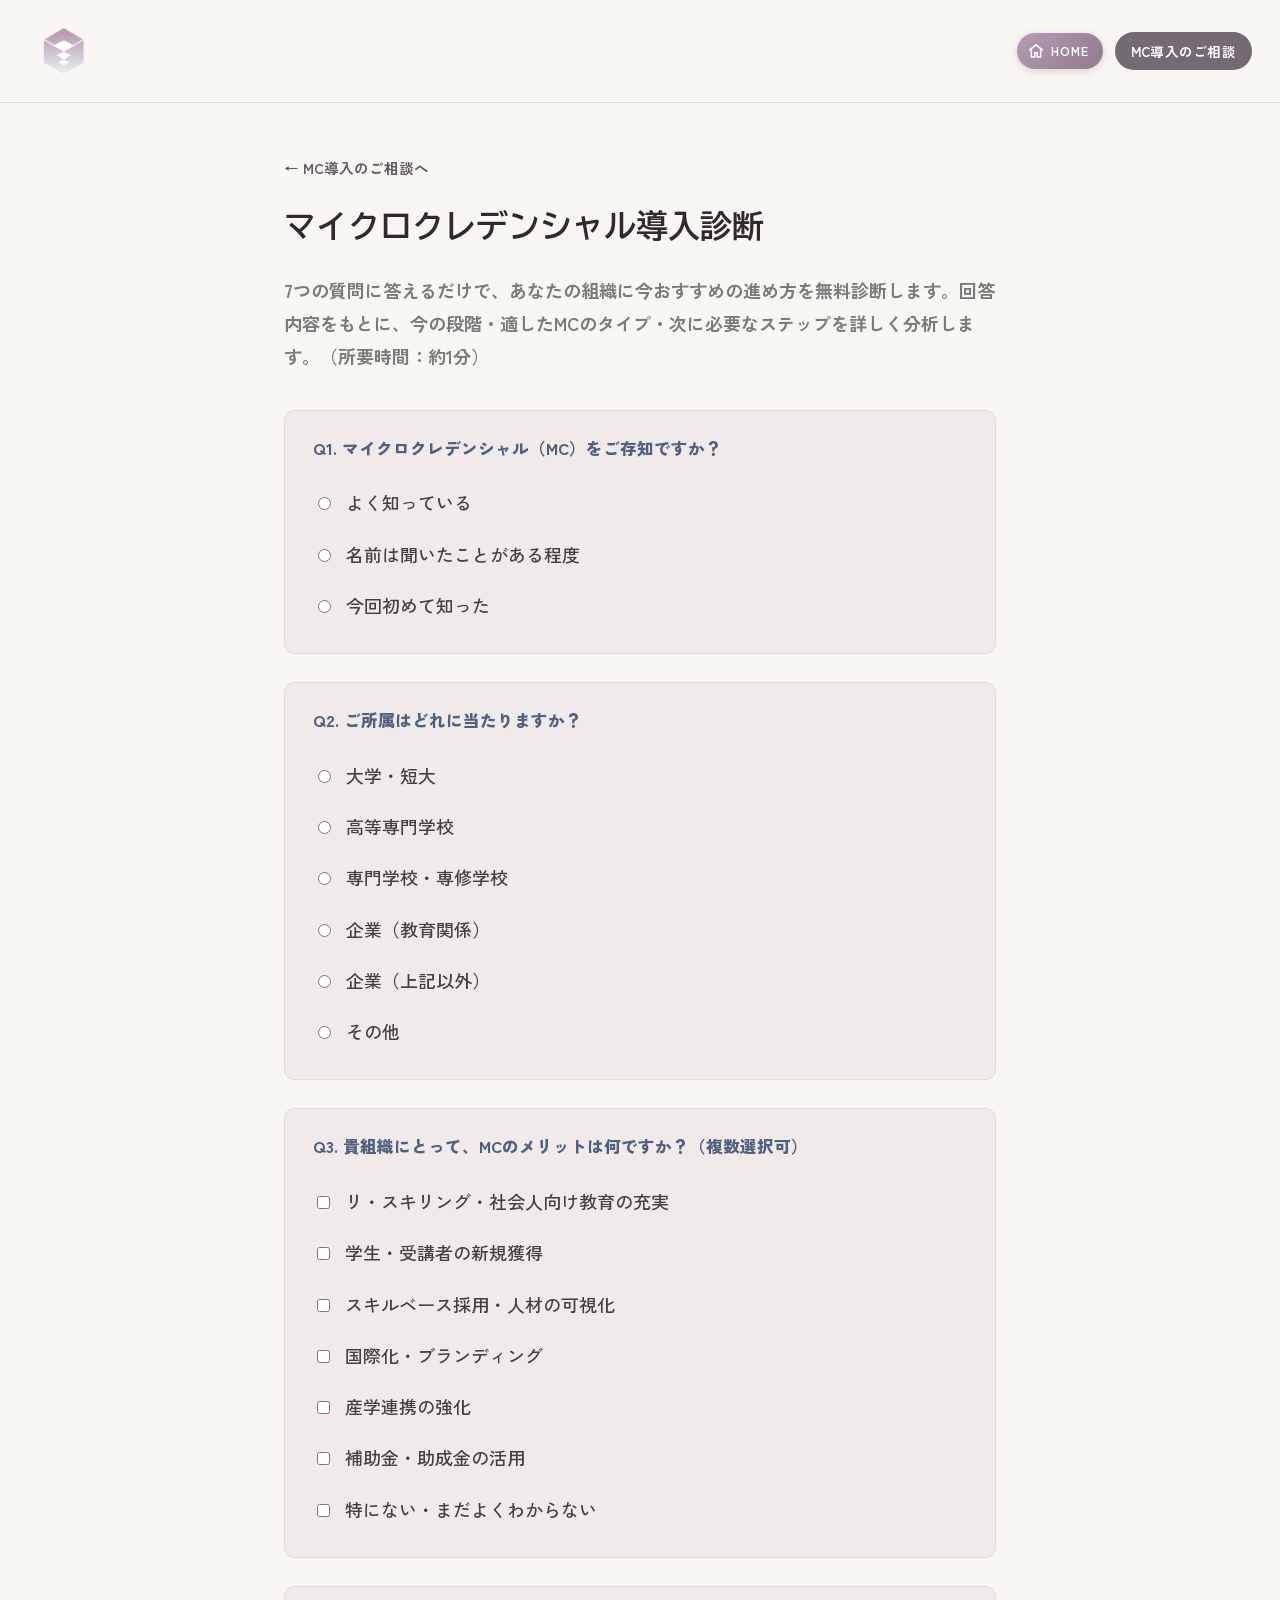
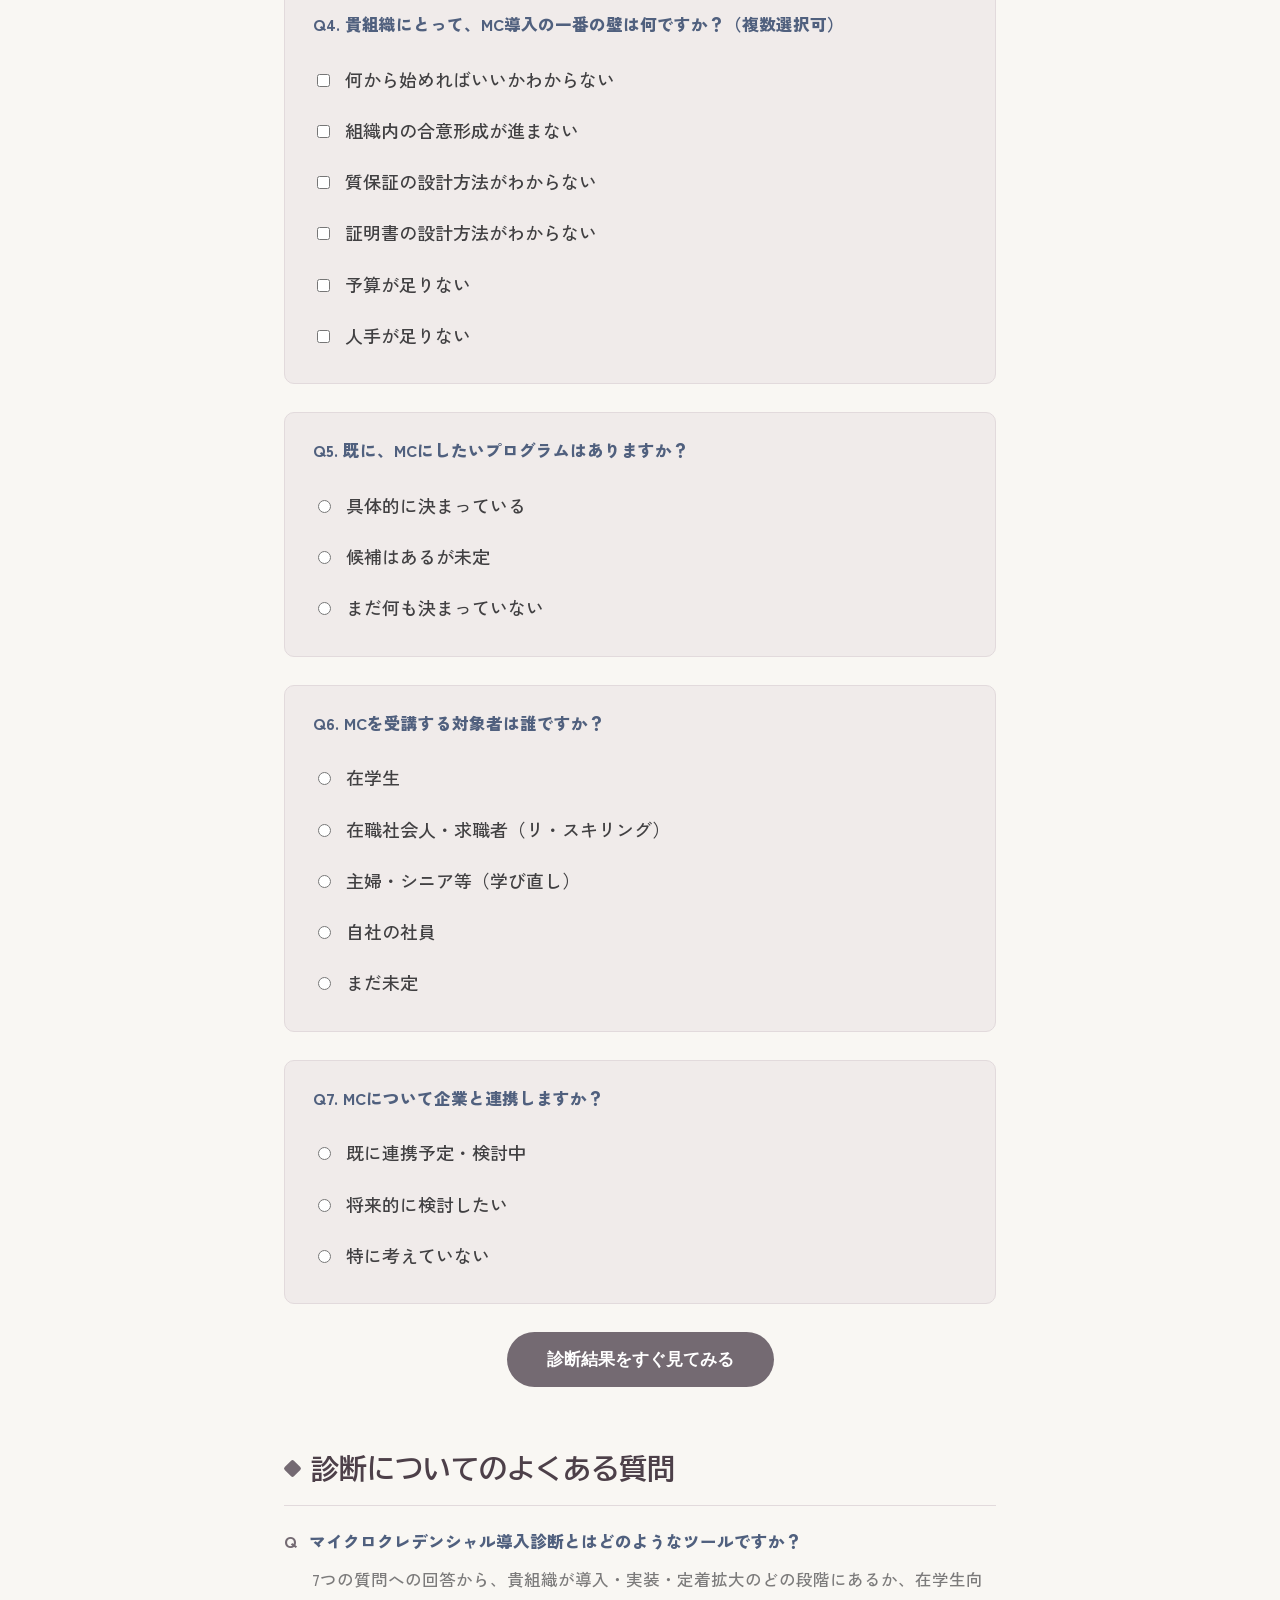
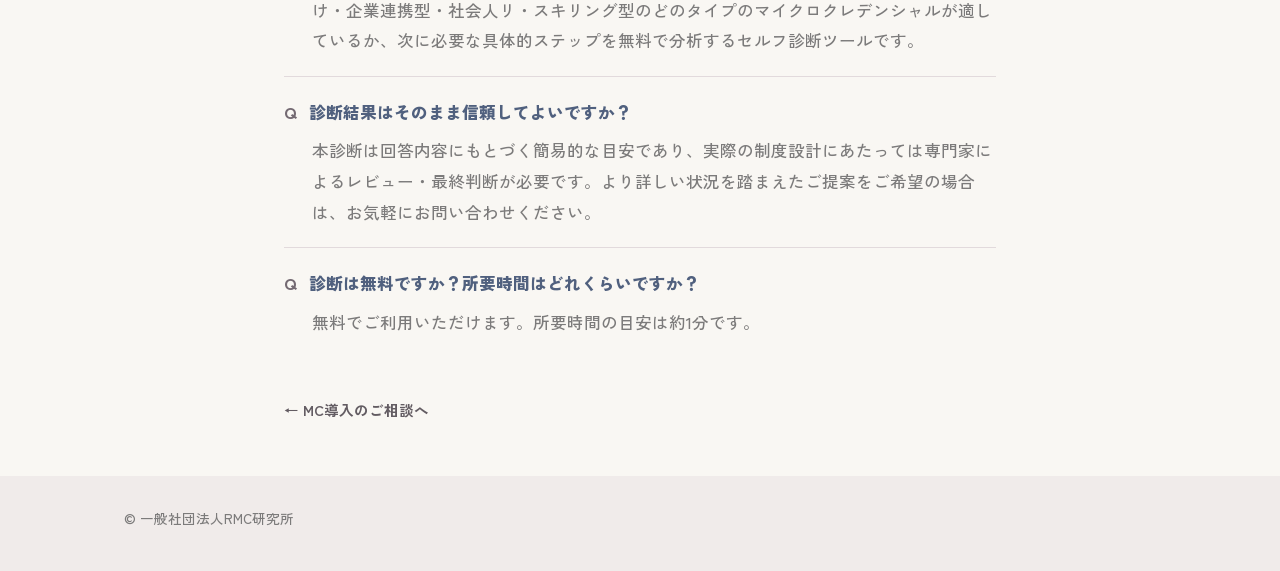
<file: diagnosis.html>
<!doctype html>
<html lang="ja">
<head>
  <!-- Google tag (gtag.js) -->
  <script async src="https://www.googletagmanager.com/gtag/js?id=G-69HLN50LWC"></script>
  <script>
    window.dataLayer = window.dataLayer || [];
    function gtag(){dataLayer.push(arguments);}
    gtag('js', new Date());
    gtag('config', 'G-69HLN50LWC');
  </script>
  <meta charset="UTF-8">
  <meta name="viewport" content="width=device-width, initial-scale=1.0">
  <title>マイクロクレデンシャル導入診断｜一般社団法人RMC研究所</title>
  <link rel="icon" type="image/svg+xml" href="favicon.svg">
  <meta name="description" content="7つの質問に答えるだけで、あなたの組織にとって最適なマイクロクレデンシャル導入の進め方を無料診断します。回答内容をもとに、今の段階・適したMCのタイプ・次に必要なステップを詳しく分析します。">
  <link rel="canonical" href="https://rmc-lab.jp/diagnosis.html">
  <meta property="og:type" content="website">
  <meta property="og:site_name" content="一般社団法人RMC研究所">
  <meta property="og:title" content="マイクロクレデンシャル導入診断｜一般社団法人RMC研究所">
  <meta property="og:description" content="7つの質問に答えるだけで、あなたの組織の導入段階・適したMCのタイプ・次のステップを無料診断します。">
  <meta property="og:url" content="https://rmc-lab.jp/diagnosis.html">
  <meta property="og:locale" content="ja_JP">
  <meta property="og:image" content="https://rmc-lab.jp/ogp.jpg">
  <meta property="og:image:width" content="1200">
  <meta property="og:image:height" content="630">
  <link rel="preconnect" href="https://fonts.googleapis.com">
  <link rel="preconnect" href="https://fonts.gstatic.com" crossorigin>
  <link href="https://fonts.googleapis.com/css2?family=Zen+Kaku+Gothic+New:wght@400;500;700;900&family=Shippori+Mincho:wght@400;600;800&family=BIZ+UDPGothic:ital,wght@0,400;0,700;1,400;1,700&family=BIZ+UDGothic:wght@700&display=swap" rel="stylesheet">
  <link rel="stylesheet" href="style.css">
  <script type="application/ld+json">
  {
    "@context": "https://schema.org",
    "@type": "BreadcrumbList",
    "itemListElement": [
      { "@type": "ListItem", "position": 1, "name": "一般社団法人RMC研究所", "item": "https://rmc-lab.jp/" },
      { "@type": "ListItem", "position": 2, "name": "マイクロクレデンシャル導入診断", "item": "https://rmc-lab.jp/diagnosis.html" }
    ]
  }
  </script>
  <script type="application/ld+json">
  {
    "@context": "https://schema.org",
    "@type": "WebApplication",
    "name": "マイクロクレデンシャル導入診断",
    "url": "https://rmc-lab.jp/diagnosis.html",
    "applicationCategory": "BusinessApplication",
    "operatingSystem": "Web",
    "isAccessibleForFree": true,
    "offers": { "@type": "Offer", "price": "0", "priceCurrency": "JPY" },
    "provider": { "@type": "ProfessionalService", "name": "一般社団法人RMC研究所", "alternateName": "RMC Lab", "sameAs": ["https://www.facebook.com/profile.php?id=61596411629934"] },
    "description": "7つの質問に答えるだけで、大学・専門学校・企業の組織が今どの導入段階にあり、どのようなマイクロクレデンシャル（在学生向け/企業連携型/社会人リ・スキリング型）が適しているか、次に必要な支援ステップを無料で診断するツールです。"
  }
  </script>
  <script type="application/ld+json">
  {
    "@context": "https://schema.org",
    "@type": "FAQPage",
    "mainEntity": [
      {
        "@type": "Question",
        "name": "マイクロクレデンシャル導入診断とはどのようなツールですか？",
        "acceptedAnswer": {
          "@type": "Answer",
          "text": "7つの質問への回答から、貴組織が導入・実装・定着拡大のどの段階にあるか、在学生向け・企業連携型・社会人リ・スキリング型のどのタイプのマイクロクレデンシャルが適しているか、次に必要な具体的ステップを無料で分析するセルフ診断ツールです。"
        }
      },
      {
        "@type": "Question",
        "name": "診断結果はそのまま信頼してよいですか？",
        "acceptedAnswer": {
          "@type": "Answer",
          "text": "本診断は回答内容にもとづく簡易的な目安であり、実際の制度設計にあたっては専門家によるレビュー・最終判断が必要です。より詳しい状況を踏まえたご提案をご希望の場合は、お気軽にお問い合わせください。"
        }
      },
      {
        "@type": "Question",
        "name": "診断は無料ですか？所要時間はどれくらいですか？",
        "acceptedAnswer": {
          "@type": "Answer",
          "text": "無料でご利用いただけます。所要時間の目安は約1分です。"
        }
      }
    ]
  }
  </script>
</head>
<body>

  <nav class="site-nav">
    <a class="site-logo" href="/" aria-label="一般社団法人RMC研究所のトップページへ">
      <img src="logo-mark.png" alt="" class="logo-mark">
    </a>
    <a class="nav-home" href="/" aria-label="一般社団法人RMC研究所のホームへ戻る"><svg viewBox="0 0 24 24" aria-hidden="true" focusable="false"><path d="M3.5 10.6 12 3.8l8.5 6.8" fill="none" stroke="currentColor" stroke-width="2" stroke-linecap="round" stroke-linejoin="round"/><path d="M5.8 9.2V20h4.6v-5.6h3.2V20h4.6V9.2" fill="none" stroke="currentColor" stroke-width="2" stroke-linejoin="round"/></svg><span class="nav-home-label">HOME</span></a>
    <a class="nav-cta" href="/mc_practice/">MC導入のご相談</a>
  </nav>

  <section class="section">
    <div class="wrap article-wrap">
      <p class="article-back"><a href="/mc_practice/">← MC導入のご相談へ</a></p>
      <h1 class="article-title"><span class="nw">マイクロクレデンシャル</span><span class="nw">導入診断</span></h1>
      <p class="section-lede">7つの質問に答えるだけで、あなたの組織に今おすすめの進め方を無料診断します。回答内容をもとに、今の段階・適したMCのタイプ・次に必要なステップを詳しく分析します。（所要時間：約1分）</p>

      <form id="diag-form" class="diag-form">
        <div class="diag-q" role="group" aria-labelledby="q1-legend">
          <p class="diag-q-legend" id="q1-legend">Q1. マイクロクレデンシャル（MC）をご存知ですか？</p>
          <label><input type="radio" name="q1" value="know" required> よく知っている</label>
          <label><input type="radio" name="q1" value="heard"> 名前は聞いたことがある程度</label>
          <label><input type="radio" name="q1" value="new"> 今回初めて知った</label>
        </div>

        <div class="diag-q" role="group" aria-labelledby="q-affiliation-legend">
          <p class="diag-q-legend" id="q-affiliation-legend">Q2. ご所属はどれに当たりますか？</p>
          <label><input type="radio" name="affiliation" value="university" required> 大学・短大</label>
          <label><input type="radio" name="affiliation" value="kosen"> 高等専門学校</label>
          <label><input type="radio" name="affiliation" value="vocational"> 専門学校・専修学校</label>
          <label><input type="radio" name="affiliation" value="company_edu"> 企業（教育関係）</label>
          <label><input type="radio" name="affiliation" value="company_other"> 企業（上記以外）</label>
          <label><input type="radio" name="affiliation" value="other"> その他</label>
        </div>

        <div class="diag-q" role="group" aria-labelledby="q2-legend">
          <p class="diag-q-legend" id="q2-legend">Q3. 貴組織にとって、MCのメリットは何ですか？（複数選択可）</p>
          <label><input type="checkbox" name="q2" value="reskilling"> リ・スキリング・社会人向け教育の充実</label>
          <label><input type="checkbox" name="q2" value="acquisition"> 学生・受講者の新規獲得</label>
          <label><input type="checkbox" name="q2" value="hiring"> スキルベース採用・人材の可視化</label>
          <label><input type="checkbox" name="q2" value="branding"> 国際化・ブランディング</label>
          <label><input type="checkbox" name="q2" value="partnership"> 産学連携の強化</label>
          <label><input type="checkbox" name="q2" value="subsidy"> 補助金・助成金の活用</label>
          <label><input type="checkbox" name="q2" value="unclear"> 特にない・まだよくわからない</label>
        </div>

        <div class="diag-q" role="group" aria-labelledby="q3-legend">
          <p class="diag-q-legend" id="q3-legend">Q4. 貴組織にとって、MC導入の一番の壁は何ですか？（複数選択可）</p>
          <label><input type="checkbox" name="q3" value="start"> 何から始めればいいかわからない</label>
          <label><input type="checkbox" name="q3" value="consensus"> 組織内の合意形成が進まない</label>
          <label><input type="checkbox" name="q3" value="quality"> 質保証の設計方法がわからない</label>
          <label><input type="checkbox" name="q3" value="certificate"> 証明書の設計方法がわからない</label>
          <label><input type="checkbox" name="q3" value="budget"> 予算が足りない</label>
          <label><input type="checkbox" name="q3" value="manpower"> 人手が足りない</label>
        </div>

        <div class="diag-q" role="group" aria-labelledby="q4-legend">
          <p class="diag-q-legend" id="q4-legend">Q5. 既に、MCにしたいプログラムはありますか？</p>
          <label><input type="radio" name="q4" value="fixed" required> 具体的に決まっている</label>
          <label><input type="radio" name="q4" value="candidate"> 候補はあるが未定</label>
          <label><input type="radio" name="q4" value="none"> まだ何も決まっていない</label>
        </div>

        <div class="diag-q" role="group" aria-labelledby="q5-legend">
          <p class="diag-q-legend" id="q5-legend">Q6. MCを受講する対象者は誰ですか？</p>
          <label><input type="radio" name="q5" value="student" required> 在学生</label>
          <label><input type="radio" name="q5" value="reskill"> 在職社会人・求職者（リ・スキリング）</label>
          <label><input type="radio" name="q5" value="senior"> 主婦・シニア等（学び直し）</label>
          <label><input type="radio" name="q5" value="employee"> 自社の社員</label>
          <label><input type="radio" name="q5" value="undecided"> まだ未定</label>
        </div>

        <div class="diag-q" role="group" aria-labelledby="q6-legend">
          <p class="diag-q-legend" id="q6-legend">Q7. MCについて企業と連携しますか？</p>
          <label><input type="radio" name="q6" value="doing" required> 既に連携予定・検討中</label>
          <label><input type="radio" name="q6" value="future"> 将来的に検討したい</label>
          <label><input type="radio" name="q6" value="no"> 特に考えていない</label>
        </div>

        <div class="diag-submit">
          <button type="submit" class="btn-primary">診断結果をすぐ見てみる</button>
        </div>
      </form>

      <div id="diag-result" class="diag-result" role="region" aria-live="polite" tabindex="-1" hidden>
        <div class="diag-badges">
          <span class="research-badge" id="diag-badge-phase"></span>
          <span class="research-badge diag-badge-pattern" id="diag-badge-pattern"></span>
        </div>
        <h2 id="diag-title"></h2>

        <p class="diag-summary" id="diag-summary"></p>

        <p id="diag-body"></p>

        <h3 class="diag-subhead">適したMCの方向性</h3>
        <p id="diag-pattern-desc"></p>

        <h3 class="diag-subhead">想定される壁</h3>
        <ul id="diag-barriers" class="diag-points"></ul>

        <h3 class="diag-subhead">次のステップ</h3>
        <ul id="diag-points" class="diag-points"></ul>

        <p class="diag-disclaimer">本診断は回答内容にもとづく簡易的な目安であり、実際の制度設計にあたっては専門家によるレビュー・最終判断が必要です。</p>

        <div class="pricing-cta">
          <p class="diag-retry"><a href="#" id="diag-reset">もう一度診断する</a></p>
        </div>
      </div>

      <h2 style="margin-top:56px;"><span class="section-icon" aria-hidden="true"></span>診断についてのよくある質問</h2>
      <div class="faq-item">
        <p class="faq-q"><span class="q-mark">Q</span>マイクロクレデンシャル導入診断とはどのようなツールですか？</p>
        <p class="faq-a">7つの質問への回答から、貴組織が導入・実装・定着拡大のどの段階にあるか、在学生向け・企業連携型・社会人リ・スキリング型のどのタイプのマイクロクレデンシャルが適しているか、次に必要な具体的ステップを無料で分析するセルフ診断ツールです。</p>
      </div>
      <div class="faq-item">
        <p class="faq-q"><span class="q-mark">Q</span>診断結果はそのまま信頼してよいですか？</p>
        <p class="faq-a">本診断は回答内容にもとづく簡易的な目安であり、実際の制度設計にあたっては専門家によるレビュー・最終判断が必要です。より詳しい状況を踏まえたご提案をご希望の場合は、お気軽にお問い合わせください。</p>
      </div>
      <div class="faq-item">
        <p class="faq-q"><span class="q-mark">Q</span>診断は無料ですか？所要時間はどれくらいですか？</p>
        <p class="faq-a">無料でご利用いただけます。所要時間の目安は約1分です。</p>
      </div>

      <p class="article-back article-back-bottom"><a href="/mc_practice/">← MC導入のご相談へ</a></p>
    </div>
  </section>

  <footer class="site-footer">
    <div class="wrap site-footer-inner">
      <span>© 一般社団法人RMC研究所</span>
    </div>
  </footer>

  <script>
    (function () {
      var form = document.getElementById('diag-form');
      var result = document.getElementById('diag-result');
      var badgePhase = document.getElementById('diag-badge-phase');
      var badgePattern = document.getElementById('diag-badge-pattern');
      var title = document.getElementById('diag-title');
      var summaryEl = document.getElementById('diag-summary');
      var body = document.getElementById('diag-body');
      var patternDesc = document.getElementById('diag-pattern-desc');
      var barriersEl = document.getElementById('diag-barriers');
      var points = document.getElementById('diag-points');

      var LABELS = {
        q1: { know: 'よく知っている', heard: '名前は聞いたことがある程度', new: '今回初めて知った' },
        affiliation: { university: '大学・短大', kosen: '高等専門学校', vocational: '専門学校・専修学校', company_edu: '企業（教育関係）', company_other: '企業（上記以外）', other: 'その他' },
        q2: {
          reskilling: 'リ・スキリング・社会人向け教育の充実', acquisition: '学生・受講者の新規獲得',
          hiring: 'スキルベース採用・人材の可視化', branding: '国際化・ブランディング',
          partnership: '産学連携の強化', subsidy: '補助金・助成金の活用',
          unclear: '特にない・まだよくわからない'
        },
        q3: {
          start: '何から始めればいいかわからない', consensus: '組織内の合意形成が進まない',
          quality: '質保証の設計方法がわからない', certificate: '証明書の設計方法がわからない',
          budget: '予算が足りない', manpower: '人手が足りない'
        },
        q4: { fixed: '具体的に決まっている', candidate: '候補はあるが未定', none: 'まだ何も決まっていない' },
        q5: {
          student: '在学生', reskill: '在職社会人・求職者（リ・スキリング）', senior: '主婦・シニア等（学び直し）',
          employee: '自社の社員', undecided: 'まだ未定'
        },
        q6: { doing: '既に連携予定・検討中', future: '将来的に検討したい', no: '特に考えていない' }
      };

      var PHASES = {
        intro: {
          badge: '導入フェーズ',
          title: 'まずは「導入フェーズ」から始めましょう',
          body: '組織内の理解増進や、MC化するプログラムの検討など、制度設計の土台づくりから始める段階です。焦らず、一歩ずつ進めていきましょう。'
        },
        implement: {
          badge: '実装フェーズ',
          title: '「実装フェーズ」の段階です',
          body: '対象プログラムの方向性が見えてきている段階です。質保証設計・証明書設計・規程整備など、具体的な制度設計に取り組むタイミングです。'
        },
        retention: {
          badge: '定着・拡大フェーズ',
          title: '「定着・拡大フェーズ」の段階です',
          body: '導入後の運用に課題を感じている段階のようです。効果検証や補助金の活用など、定着と展開に取り組むタイミングです。'
        }
      };

      var PATTERNS = {
        A: {
          badge: 'パターンA：在学生向けMC',
          desc: '在学生向けに、正規・非正規プログラムを通じて学修成果を可視化するタイプです。学生のキャリア形成支援や、大学等の特色化・ブランディングに活かしやすい方向性です。',
          barriers: ['教務規程・単位認定制度との整合', '既存カリキュラムとの接続・すみ分け', '学内（教務・キャリアセンター等）での合意形成']
        },
        B: {
          badge: 'パターンB：企業連携型MC',
          desc: '自社の社員研修として、または企業と連携したプログラムを通じて、実務スキルの証明を採用・人材育成に直結させるタイプです。人材育成部門・事業部門など「学ぶ側」と「活用する側」、あるいは連携先企業と教育機関側のリソース・カリキュラムをどう橋渡しするかが鍵になります。',
          barriers: ['社内関係部署（または連携先企業）との役割・費用分担の整理', '評価基準・証明書（デジタルバッジ等）フォーマットのすり合わせ', '取り組みを継続させるための体制づくり']
        },
        C: {
          badge: 'パターンC：社会人リ・スキリング型MC',
          desc: '在職社会人・求職者・学び直し層など、非学位型のプログラムで学ぶ人向けのタイプです。修了要件・評価基準の明確さが成果を左右します。',
          barriers: ['評価基準・修了要件の明確化', '受講継続のための動機付け設計']
        },
        undecided: {
          badge: '対象者：検討中',
          desc: '対象者がまだ固まっていない段階のようです。MCは「在学生向け」「企業連携型」「社会人リ・スキリング型」で設計の勘所が大きく異なるため、まずは対象者を仮決めするところから始めるのが近道です。',
          barriers: ['対象者（在学生／企業連携／社会人リ・スキリング）の絞り込み', 'パターンごとの必要リソース・体制の違いの整理', '仮決めした対象者に基づく設計の早期レビュー']
        }
      };

      var NEXT_STEPS = {
        intro: {
          A: ['学内の関係部署（教務・キャリアセンター等）への説明資料の作成', '対象プログラムの候補選定とMC化の目的整理', '学生・教職員向けの理解増進の場づくり'],
          B: ['社内関係部署、または連携候補企業へのヒアリング・意向確認', '目的とMC化するプログラム範囲の整理', '社内外への説明資料の作成'],
          C: ['受講対象者（在職者・求職者・学び直し層等）の明確化', 'MC化するプログラム候補の選定', '想定する修了要件・評価基準の方向性の整理'],
          undecided: ['「誰のためのMCか」を整理する簡易ワークショップ', 'パターン別（在学生／企業連携／社会人リ・スキリング）の比較検討', 'MC化の目的（採用力強化か、収益化か等）の言語化']
        },
        implement: {
          A: ['学修成果記述子の設計と単位・成績評価との整合確認', '学内の質保証体制・規程との整合', 'デジタルバッジ等の証明書様式の設計'],
          B: ['社内関係部署、または連携企業と共同での評価基準・記述子の設計', '費用・役割分担を含む取り決めの整理', 'Open Badges等のメタデータ設計'],
          C: ['学習成果記述子の作成と評価基準の明確化', '修了要件・質保証の設計', 'デジタルバッジ等の発行体制の整備'],
          undecided: ['対象者を仮決めした上での記述子ドラフト作成', '複数パターンを想定した評価基準の比較検討', '早期に専門家レビューを受けて方向性を固める']
        },
        retention: {
          A: ['学生への周知・活用実績の可視化', '他プログラムへの展開検討', '取得実績データの整理・分析（次年度以降の改善に活用）'],
          B: ['社内経営層、または連携企業への成果報告と次年度以降の継続提案', '採用・人材育成での活用実績の可視化', '対象範囲（他部門・他企業）の拡大検討'],
          C: ['受講者アンケート等をもとにした内容改善', '受講継続率・修了率の分析と改善', '補助金・助成金の活用検討'],
          undecided: ['対象者・パターンを明確化した上での定着施策の再設計', '既存の運用実績の棚卸し', '専門家レビューによる継続方針の確認']
        }
      };

      function labelsFor(qKey, values) {
        var map = LABELS[qKey];
        return values.map(function (v) { return map[v]; }).filter(Boolean);
      }

      function joinJa(list) {
        return list.join('、');
      }

      function determinePattern(q5, q6, affiliation) {
        if (q5 === 'student') return 'A';
        if (q5 === 'employee') return 'B';
        if (q5 === 'reskill' || q5 === 'senior') return 'C';
        if (q6 === 'doing') return 'B';
        // 対象者が「まだ未定」などで判断できない場合は、ご所属を手がかりに推定する
        if (affiliation === 'university' || affiliation === 'kosen' || affiliation === 'vocational') return 'A';
        if (affiliation === 'company_edu' || affiliation === 'company_other') return 'B';
        return 'undecided';
      }

      function determinePhase(q1, q3, q4) {
        var score = { intro: 0, implement: 0, retention: 0 };

        if (q1 === 'new') score.intro += 2;
        if (q1 === 'heard') score.intro += 1;

        if (q3.indexOf('start') !== -1) score.intro += 2;
        if (q3.indexOf('consensus') !== -1) score.intro += 2;
        if (q3.indexOf('budget') !== -1) score.intro += 1;
        if (q3.indexOf('manpower') !== -1) score.intro += 1;
        if (q3.indexOf('quality') !== -1) score.implement += 2;
        if (q3.indexOf('certificate') !== -1) score.implement += 2;

        if (q4 === 'none') score.intro += 2;
        if (q4 === 'candidate') score.implement += 1;
        if (q4 === 'fixed') score.implement += 2;

        var winner = 'intro';
        if (score.implement > score[winner]) winner = 'implement';
        if (score.retention > score[winner]) winner = 'retention';
        return winner;
      }

      form.addEventListener('submit', function (e) {
        e.preventDefault();
        var data = new FormData(form);
        var q1 = data.get('q1');
        var affiliation = data.get('affiliation');
        var q2 = data.getAll('q2');
        var q3 = data.getAll('q3');
        var q4 = data.get('q4');
        var q5 = data.get('q5');
        var q6 = data.get('q6');

        var phaseKey = determinePhase(q1, q3, q4);
        var patternKey = determinePattern(q5, q6, affiliation);
        var phase = PHASES[phaseKey];
        var pattern = PATTERNS[patternKey];

        badgePhase.textContent = phase.badge;
        badgePattern.textContent = pattern.badge;
        title.textContent = phase.title + '（' + pattern.badge + '）';
        body.textContent = phase.body;
        patternDesc.textContent = pattern.desc;

        // 回答の要約（選んだ回答をそのまま引用する）
        var q2Labels = labelsFor('q2', q2);
        var q3Labels = labelsFor('q3', q3);
        var summaryParts = [];
        summaryParts.push('ご所属は「' + LABELS.affiliation[affiliation] + '」、MCについては「' + LABELS.q1[q1] + '」とのことで、対象者は「' + LABELS.q5[q5] + '」、企業との連携については「' + LABELS.q6[q6] + '」というご状況でした。');
        if (q2Labels.length) {
          summaryParts.push('重視されているメリットは' + joinJa(q2Labels) + 'とのことです。');
        }
        if (q3Labels.length) {
          summaryParts.push('現時点で感じている壁は' + joinJa(q3Labels) + 'とのことです。');
        }
        summaryParts.push('MC化したいプログラムについては「' + LABELS.q4[q4] + '」という段階です。');
        summaryEl.textContent = 'ご回答の要約：' + summaryParts.join('');

        // 企業連携の補足（対象者軸だけでは拾いきれない連携ニーズを補足）
        if (patternKey !== 'B' && q6 === 'doing') {
          patternDesc.textContent += '　また、既に企業との連携を予定・検討中とのことですので、' + pattern.badge + 'の設計に加えて、企業連携の要素（役割分担・費用・ブランディング調整）もあわせて検討する必要があります。';
        } else if (patternKey !== 'B' && q6 === 'future') {
          patternDesc.textContent += '　将来的に企業連携も検討したいとのことですので、後から連携を組み込みやすい設計（記述子や評価基準を過度に自校特化させない等）にしておくと安心です。';
        }

        // ご所属の補足（教育関係企業は、企業視点と教育機関視点の両方が関わりやすいため補足）
        if (affiliation === 'company_edu') {
          patternDesc.textContent += '　また、教育関係の企業様は、提供者・実施主体の両方の立場に関わるケースが多いため、' + (patternKey === 'A' ? '在学生向けMC（パターンA）の質保証設計の観点' : '企業連携型MC（パターンB）の役割分担の観点') + 'に加えて、教育機関側の質保証・認証の要件も並行して押さえておくと安心です。';
        }

        // 想定される壁：本人が選んだ壁を先に、選ばれていないパターン特有の壁を後に
        barriersEl.innerHTML = '';
        q3Labels.forEach(function (t) {
          var li = document.createElement('li');
          li.textContent = t + '（すでに認識されている壁です）';
          barriersEl.appendChild(li);
        });
        pattern.barriers.forEach(function (t) {
          var li = document.createElement('li');
          li.textContent = t + '（' + pattern.badge + 'で特に生じやすい壁です）';
          barriersEl.appendChild(li);
        });

        // 次のステップ
        points.innerHTML = '';
        NEXT_STEPS[phaseKey][patternKey].forEach(function (t) {
          var li = document.createElement('li');
          li.textContent = t;
          points.appendChild(li);
        });
        var contactLi = document.createElement('li');
        contactLi.className = 'diag-contact-note';
        contactLi.innerHTML = '伴走支援が必要なときは、<a href="/mc_practice/#contact">お気軽にお問い合わせください</a>。';
        points.appendChild(contactLi);

        form.hidden = true;
        result.hidden = false;
        result.scrollIntoView({ behavior: 'smooth', block: 'start' });
        result.focus();
        if (typeof gtag === 'function') {
          gtag('event', 'diagnosis_complete', { phase: phaseKey, pattern: patternKey });
        }
      });

      document.getElementById('diag-reset').addEventListener('click', function (e) {
        e.preventDefault();
        form.reset();
        result.hidden = true;
        form.hidden = false;
        form.scrollIntoView({ behavior: 'smooth', block: 'start' });
      });
    })();
  </script>

</body>
</html>
</file>
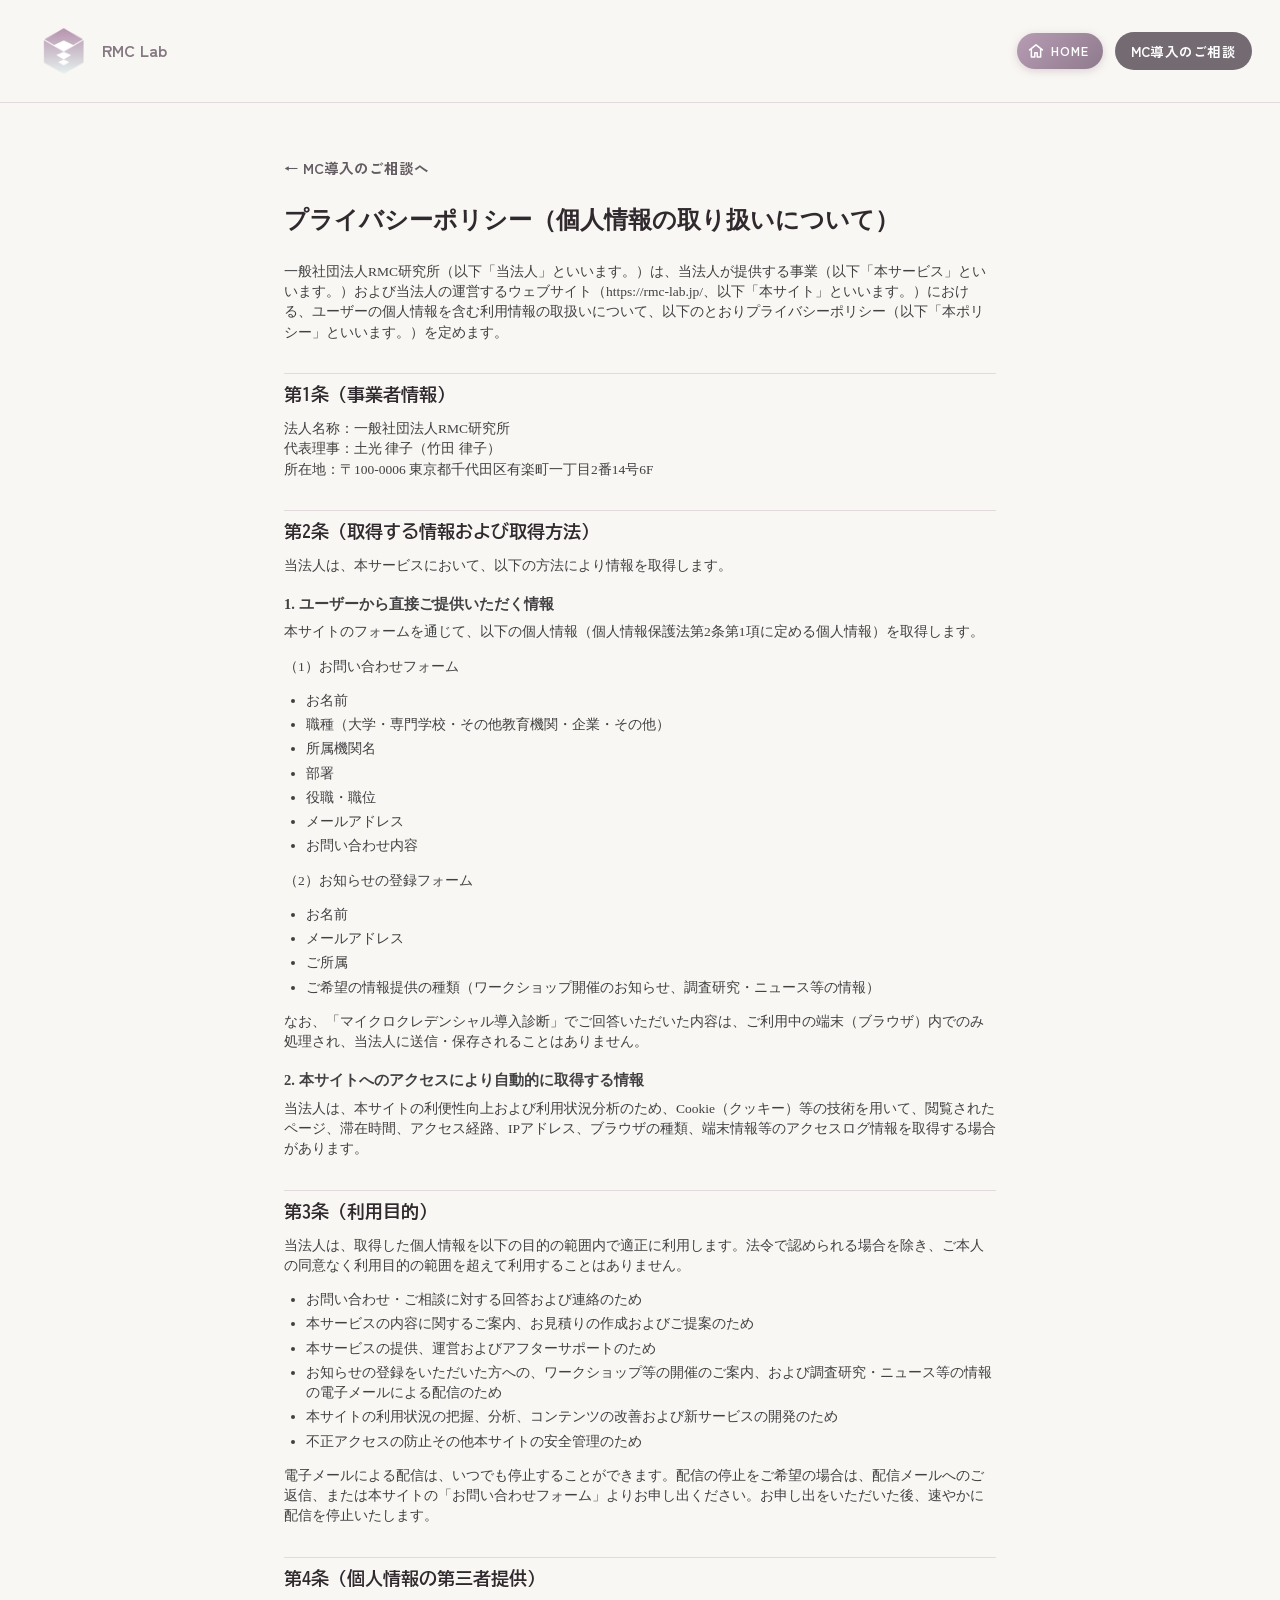
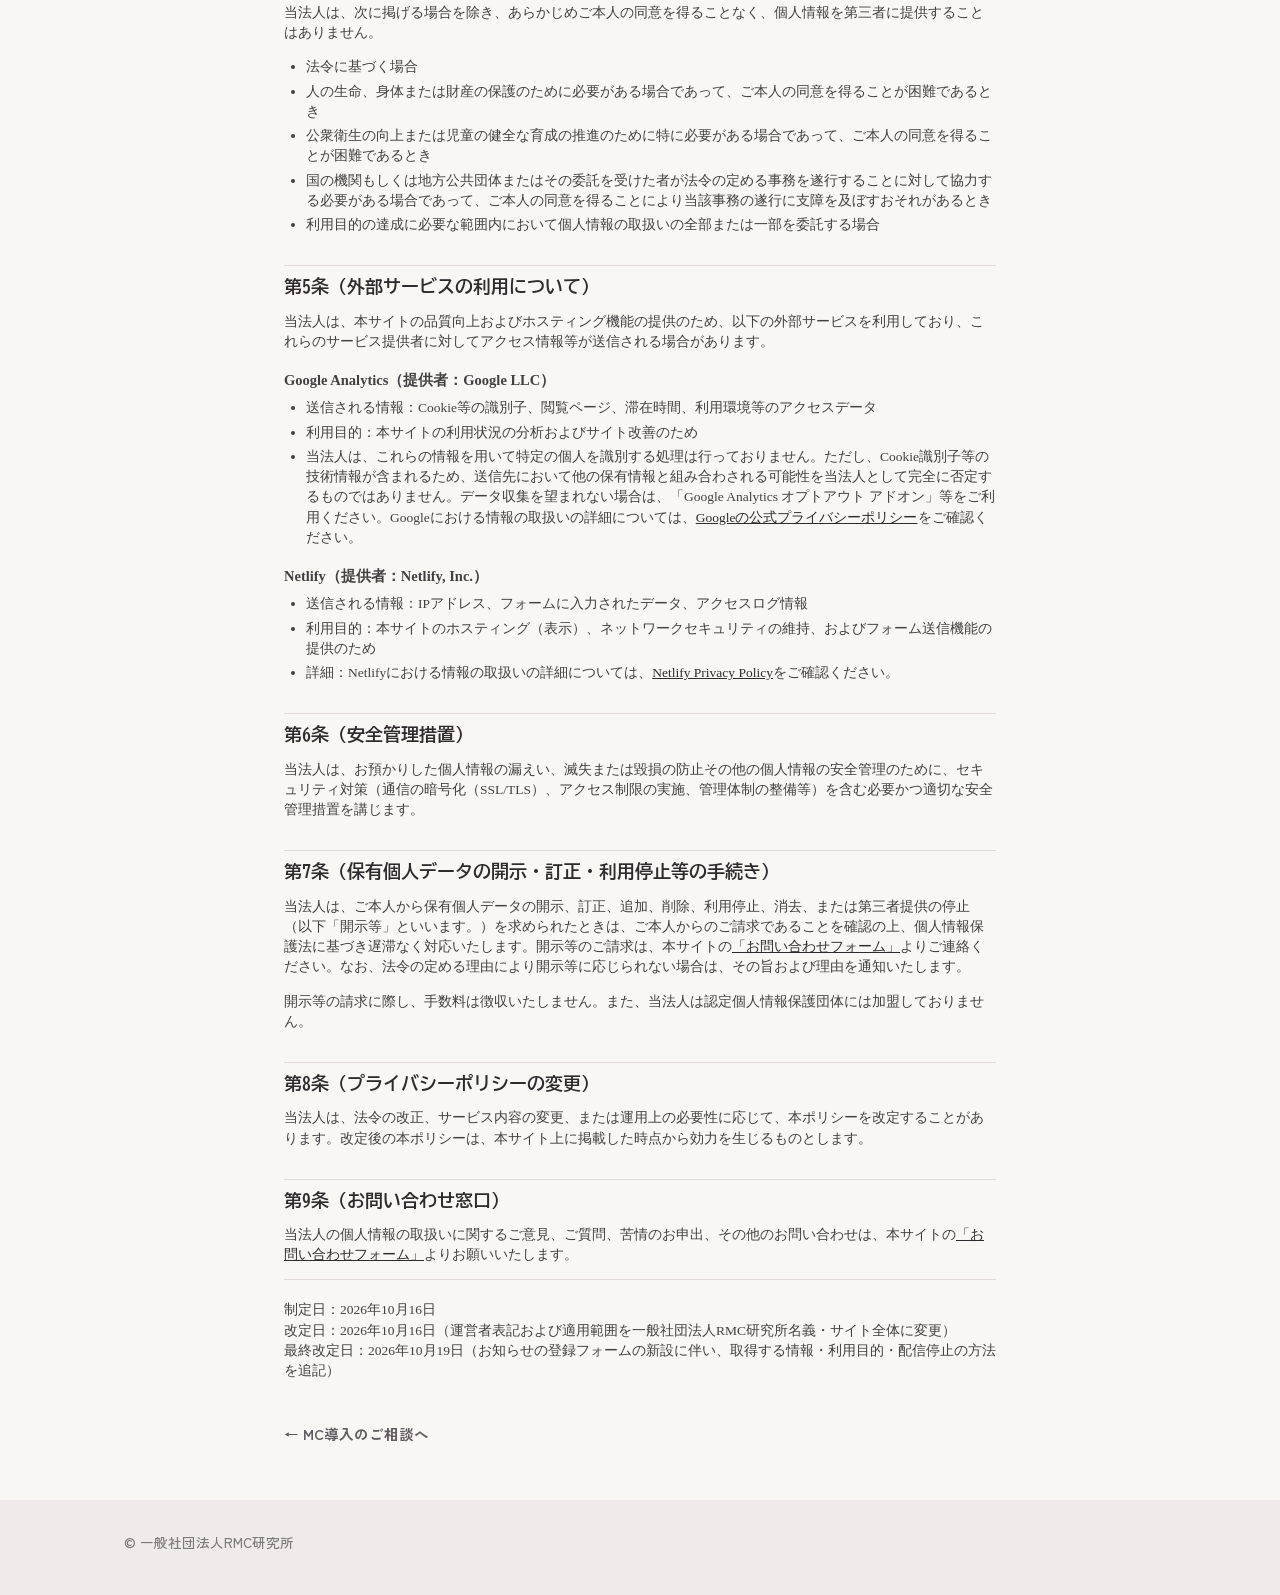
<file: privacy.html>
<!doctype html>
<html lang="ja">
<head>
  <!-- Google tag (gtag.js) -->
  <script async src="https://www.googletagmanager.com/gtag/js?id=G-69HLN50LWC"></script>
  <script>
    window.dataLayer = window.dataLayer || [];
    function gtag(){dataLayer.push(arguments);}
    gtag('js', new Date());
    gtag('config', 'G-69HLN50LWC');
  </script>
  <meta charset="UTF-8">
  <meta name="viewport" content="width=device-width, initial-scale=1.0">
  <title>プライバシーポリシー｜一般社団法人RMC研究所</title>
  <link rel="icon" type="image/svg+xml" href="favicon.svg">
  <meta name="description" content="一般社団法人RMC研究所における、個人情報の取り扱いに関する方針です。">
  <link rel="canonical" href="https://rmc-lab.jp/privacy.html">
  <meta name="robots" content="noindex">
  <link rel="preconnect" href="https://fonts.googleapis.com">
  <link rel="preconnect" href="https://fonts.gstatic.com" crossorigin>
  <link href="https://fonts.googleapis.com/css2?family=Zen+Kaku+Gothic+New:wght@400;500;700;900&family=Shippori+Mincho:wght@400;600;800&family=BIZ+UDPGothic:ital,wght@0,400;0,700;1,400;1,700&family=BIZ+UDGothic:wght@700&display=swap" rel="stylesheet">
  <link rel="stylesheet" href="style.css">
  <style>
    .legal-body, .legal-title {
      font-family: "Yu Mincho", "YuMincho", "Hiragino Mincho ProN", "Hiragino Mincho Pro", serif;
    }
    .legal-title { text-wrap: normal; font-size: clamp(19px, 3vw, 24px); }
    .legal-body p, .legal-body ul li { font-size: 13.5px; line-height: 1.5; }
    .legal-body h2 { font-size: 18px; margin: 30px 0 12px; line-height: 1.4; }
    .legal-body h3 { font-size: 14.5px; margin: 18px 0 8px; line-height: 1.4; }
    .legal-body ul { margin: 0 0 14px; }
    .legal-body ul li { margin-bottom: 4px; }
    .legal-body p { margin: 0 0 14px; }
  </style>
</head>
<body>

  <nav class="site-nav">
    <a class="site-logo" href="/" aria-label="一般社団法人RMC研究所のトップページへ">
      <img src="logo-mark.png" alt="" class="logo-mark">
      <span class="logo-full">RMC Lab</span>
      <span class="logo-short">MC</span>
    </a>
    <a class="nav-home" href="/" aria-label="一般社団法人RMC研究所のホームへ戻る"><svg viewBox="0 0 24 24" aria-hidden="true" focusable="false"><path d="M3.5 10.6 12 3.8l8.5 6.8" fill="none" stroke="currentColor" stroke-width="2" stroke-linecap="round" stroke-linejoin="round"/><path d="M5.8 9.2V20h4.6v-5.6h3.2V20h4.6V9.2" fill="none" stroke="currentColor" stroke-width="2" stroke-linejoin="round"/></svg><span class="nav-home-label">HOME</span></a>
    <a class="nav-cta" href="/mc_practice/">MC導入のご相談</a>
  </nav>

  <article class="section">
    <div class="wrap article-wrap">
      <p class="article-back"><a href="/mc_practice/">← MC導入のご相談へ</a></p>
      <h1 class="article-title legal-title">プライバシーポリシー<span style="white-space:nowrap;">（個人情報の取り扱いについて）</span></h1>

      <div class="article-body legal-body">
        <p>一般社団法人RMC研究所（以下「当法人」といいます。）は、当法人が提供する事業（以下「本サービス」といいます。）および当法人の運営するウェブサイト（https://rmc-lab.jp/、以下「本サイト」といいます。）における、ユーザーの個人情報を含む利用情報の取扱いについて、以下のとおりプライバシーポリシー（以下「本ポリシー」といいます。）を定めます。</p>

        <h2>第1条（事業者情報）</h2>
        <p>法人名称：一般社団法人RMC研究所<br>
        代表理事：土光 律子（竹田 律子）<br>
        所在地：〒100-0006 東京都千代田区有楽町一丁目2番14号6F</p>

        <h2>第2条（取得する情報および取得方法）</h2>
        <p>当法人は、本サービスにおいて、以下の方法により情報を取得します。</p>
        <h3>1. ユーザーから直接ご提供いただく情報</h3>
        <p>本サイトのフォームを通じて、以下の個人情報（個人情報保護法第2条第1項に定める個人情報）を取得します。</p>
        <p>（1）お問い合わせフォーム</p>
        <ul>
          <li>お名前</li>
          <li>職種（大学・専門学校・その他教育機関・企業・その他）</li>
          <li>所属機関名</li>
          <li>部署</li>
          <li>役職・職位</li>
          <li>メールアドレス</li>
          <li>お問い合わせ内容</li>
        </ul>
        <p>（2）お知らせの登録フォーム</p>
        <ul>
          <li>お名前</li>
          <li>メールアドレス</li>
          <li>ご所属</li>
          <li>ご希望の情報提供の種類（ワークショップ開催のお知らせ、調査研究・ニュース等の情報）</li>
        </ul>
        <p>なお、「マイクロクレデンシャル導入診断」でご回答いただいた内容は、ご利用中の端末（ブラウザ）内でのみ処理され、当法人に送信・保存されることはありません。</p>
        <h3>2. 本サイトへのアクセスにより自動的に取得する情報</h3>
        <p>当法人は、本サイトの利便性向上および利用状況分析のため、Cookie（クッキー）等の技術を用いて、閲覧されたページ、滞在時間、アクセス経路、IPアドレス、ブラウザの種類、端末情報等のアクセスログ情報を取得する場合があります。</p>

        <h2>第3条（利用目的）</h2>
        <p>当法人は、取得した個人情報を以下の目的の範囲内で適正に利用します。法令で認められる場合を除き、ご本人の同意なく利用目的の範囲を超えて利用することはありません。</p>
        <ul>
          <li>お問い合わせ・ご相談に対する回答および連絡のため</li>
          <li>本サービスの内容に関するご案内、お見積りの作成およびご提案のため</li>
          <li>本サービスの提供、運営およびアフターサポートのため</li>
          <li>お知らせの登録をいただいた方への、ワークショップ等の開催のご案内、および調査研究・ニュース等の情報の電子メールによる配信のため</li>
          <li>本サイトの利用状況の把握、分析、コンテンツの改善および新サービスの開発のため</li>
          <li>不正アクセスの防止その他本サイトの安全管理のため</li>
        </ul>
        <p>電子メールによる配信は、いつでも停止することができます。配信の停止をご希望の場合は、配信メールへのご返信、または本サイトの「お問い合わせフォーム」よりお申し出ください。お申し出をいただいた後、速やかに配信を停止いたします。</p>

        <h2>第4条（個人情報の第三者提供）</h2>
        <p>当法人は、次に掲げる場合を除き、あらかじめご本人の同意を得ることなく、個人情報を第三者に提供することはありません。</p>
        <ul>
          <li>法令に基づく場合</li>
          <li>人の生命、身体または財産の保護のために必要がある場合であって、ご本人の同意を得ることが困難であるとき</li>
          <li>公衆衛生の向上または児童の健全な育成の推進のために特に必要がある場合であって、ご本人の同意を得ることが困難であるとき</li>
          <li>国の機関もしくは地方公共団体またはその委託を受けた者が法令の定める事務を遂行することに対して協力する必要がある場合であって、ご本人の同意を得ることにより当該事務の遂行に支障を及ぼすおそれがあるとき</li>
          <li>利用目的の達成に必要な範囲内において個人情報の取扱いの全部または一部を委託する場合</li>
        </ul>

        <h2>第5条（外部サービスの利用について）</h2>
        <p>当法人は、本サイトの品質向上およびホスティング機能の提供のため、以下の外部サービスを利用しており、これらのサービス提供者に対してアクセス情報等が送信される場合があります。</p>
        <h3>Google Analytics（提供者：Google LLC）</h3>
        <ul>
          <li>送信される情報：Cookie等の識別子、閲覧ページ、滞在時間、利用環境等のアクセスデータ</li>
          <li>利用目的：本サイトの利用状況の分析およびサイト改善のため</li>
          <li>当法人は、これらの情報を用いて特定の個人を識別する処理は行っておりません。ただし、Cookie識別子等の技術情報が含まれるため、送信先において他の保有情報と組み合わされる可能性を当法人として完全に否定するものではありません。データ収集を望まれない場合は、「Google Analytics オプトアウト アドオン」等をご利用ください。Googleにおける情報の取扱いの詳細については、<a href="https://policies.google.com/privacy" target="_blank" rel="noopener">Googleの公式プライバシーポリシー</a>をご確認ください。</li>
        </ul>
        <h3>Netlify（提供者：Netlify, Inc.）</h3>
        <ul>
          <li>送信される情報：IPアドレス、フォームに入力されたデータ、アクセスログ情報</li>
          <li>利用目的：本サイトのホスティング（表示）、ネットワークセキュリティの維持、およびフォーム送信機能の提供のため</li>
          <li>詳細：Netlifyにおける情報の取扱いの詳細については、<a href="https://www.netlify.com/privacy/" target="_blank" rel="noopener">Netlify Privacy Policy</a>をご確認ください。</li>
        </ul>

        <h2>第6条（安全管理措置）</h2>
        <p>当法人は、お預かりした個人情報の漏えい、滅失または毀損の防止その他の個人情報の安全管理のために、セキュリティ対策（通信の暗号化（SSL/TLS）、アクセス制限の実施、管理体制の整備等）を含む必要かつ適切な安全管理措置を講じます。</p>

        <h2>第7条（保有個人データの開示・訂正・利用停止等の手続き）</h2>
        <p>当法人は、ご本人から保有個人データの開示、訂正、追加、削除、利用停止、消去、または第三者提供の停止（以下「開示等」といいます。）を求められたときは、ご本人からのご請求であることを確認の上、個人情報保護法に基づき遅滞なく対応いたします。開示等のご請求は、本サイトの<a href="/mc_practice/#contact">「お問い合わせフォーム」</a>よりご連絡ください。なお、法令の定める理由により開示等に応じられない場合は、その旨および理由を通知いたします。</p>
        <p>開示等の請求に際し、手数料は徴収いたしません。また、当法人は認定個人情報保護団体には加盟しておりません。</p>

        <h2>第8条（プライバシーポリシーの変更）</h2>
        <p>当法人は、法令の改正、サービス内容の変更、または運用上の必要性に応じて、本ポリシーを改定することがあります。改定後の本ポリシーは、本サイト上に掲載した時点から効力を生じるものとします。</p>

        <h2>第9条（お問い合わせ窓口）</h2>
        <p>当法人の個人情報の取扱いに関するご意見、ご質問、苦情のお申出、その他のお問い合わせは、本サイトの<a href="/mc_practice/#contact">「お問い合わせフォーム」</a>よりお願いいたします。</p>

        <p class="article-disclaimer">制定日：2026年10月16日<br>改定日：2026年10月16日（運営者表記および適用範囲を一般社団法人RMC研究所名義・サイト全体に変更）<br>最終改定日：2026年10月19日（お知らせの登録フォームの新設に伴い、取得する情報・利用目的・配信停止の方法を追記）</p>
      </div>

      <p class="article-back article-back-bottom"><a href="/mc_practice/">← MC導入のご相談へ</a></p>
    </div>
  </article>

  <footer class="site-footer">
    <div class="wrap site-footer-inner">
      <span>© 一般社団法人RMC研究所</span>
    </div>
  </footer>

</body>
</html>
</file>
<file: style.css>
:root {
  --navy: #302A2F;
  --navy-deep: #1F1B1F;
  --navy-soft: #52474F;
  --paper: #F9F7F3;
  --paper-alt: #F0EBEA;
  --ink: #414042;
  --ink-soft: #7C7B7B;
  --teal: #746A72;
  --teal-deep: #635C62;
  --line: #E2DADC;
  --focus: #746A72;
  --heading: #4D4049;
}
@media (prefers-color-scheme: dark) {
  :root {
    --navy: #BAAAB7;
    --navy-deep: #1F1B1F;
    --navy-soft: #8F7F8C;
    --paper: #1D1D1E;
    --paper-alt: #312E31;
    --ink: #FAF9F6;
    --ink-soft: #ADACAA;
    --teal: #AB97A7;
    --teal-deep: #BCACB9;
    --line: #4F484E;
    --focus: #AB97A7;
    --heading: #CDBDC9;
  }
}

* { box-sizing: border-box; }
html { scroll-behavior: smooth; }
body {
  margin: 0;
  background: var(--paper);
  color: var(--ink);
  font-family: "Zen Kaku Gothic New", "BIZ UDPGothic", "Yu Gothic UI", "Yu Gothic Medium", "Yu Gothic", "YuGothic", "Hiragino Kaku Gothic ProN", "Hiragino Sans", Meiryo, sans-serif;
  font-size: 18px;
  font-weight: 500;
  line-height: 1.85;
  -webkit-font-smoothing: antialiased;
  overflow-wrap: break-word;
}
a { color: var(--navy); }
a:focus-visible, button:focus-visible, input:focus-visible, textarea:focus-visible {
  outline: 3px solid var(--focus);
  outline-offset: 2px;
}
img, svg { max-width: 100%; }

.wrap { max-width: 1080px; margin: 0 auto; padding: 0 24px; }

/* ---- nav ---- */
.site-nav {
  position: sticky; top: 0; z-index: 20;
  display: flex; align-items: center; justify-content: space-between;
  padding: 16px 28px;
  background: var(--paper);
  border-bottom: 1px solid var(--line);
}
.site-logo {
  font-size: 16px; font-weight: 600; letter-spacing: 0.01em; color: #857883; text-decoration: none;
  white-space: nowrap; display: flex; align-items: center; gap: 4px;
}
.logo-mark { width: 70px; height: 70px; display: block; flex-shrink: 0; object-fit: contain; }
.logo-short { display: none; }
.nav-parent-link { display: none; }
@media (min-width: 900px) {
  .nav-parent-link {
    display: block; margin: 0 0 0 12px; font-size: 12.5px; color: var(--ink-soft); white-space: nowrap;
  }
  .nav-parent-link a { color: inherit; text-decoration: underline; }
}
@media (max-width: 1099.98px) {
  .logo-full { display: none; }
}
@media (max-width: 640px) {
  /* PC向けに入れた強制改行(<br class="pc-br">)は、スマホでは解除して自然に折り返す */
  .pc-br { display: none; }
  /* 改行制御用のnowrapスパンも、スマホでは解除してはみ出しを防ぐ */
  .hero p.lede .nw { white-space: normal; }
}

/* hamburger toggle (mobile only) */
.nav-toggle {
  display: inline-flex; flex-direction: column; align-items: center; justify-content: center; gap: 5px;
  width: 40px; height: 40px; padding: 0; margin-left: auto;
  border: none; background: none; border-radius: 4px; cursor: pointer;
}
.nav-toggle:hover { background: var(--paper-alt); }
.nav-toggle-bar {
  display: block; width: 22px; height: 2.5px; background: var(--navy); border-radius: 2px;
  transition: transform 0.2s ease, opacity 0.2s ease;
}
.nav-toggle[aria-expanded="true"] .nav-toggle-bar:nth-child(1) { transform: translateY(7.5px) rotate(45deg); }
.nav-toggle[aria-expanded="true"] .nav-toggle-bar:nth-child(2) { opacity: 0; }
.nav-toggle[aria-expanded="true"] .nav-toggle-bar:nth-child(3) { transform: translateY(-7.5px) rotate(-45deg); }

.site-nav-links {
  display: none; gap: 2px; font-size: 15.5px; font-weight: 600; color: var(--ink);
  position: absolute; top: calc(100% - 6px); right: 16px; left: auto; width: max-content; max-width: 260px; flex-direction: column;
  background: var(--paper); border: 1px solid var(--line); border-radius: 12px;
  box-shadow: 0 10px 28px rgba(60, 45, 60, 0.16);
  padding: 8px 18px 12px;
}
@media (max-width: 599.98px) {
  .site-nav .site-logo { margin-right: auto; }
  .site-nav .nav-home { order: 1; margin-left: 0; }
  .site-nav .nav-toggle { order: 2; margin-left: 0; margin-right: 6px; }
  .site-nav .nav-cta { order: 3; }
  .site-nav .nav-parent-link { order: 0; }
}
.site-nav-links.is-open { display: flex; }
.site-nav-links a { color: inherit; text-decoration: none; padding: 10px 4px; white-space: nowrap; }
.site-nav-links a:hover { color: var(--teal); }
.site-nav-links a.is-active { color: var(--teal); }
@media (min-width: 600px) {
  .nav-toggle { display: none; }
  .site-nav-links {
    display: flex; position: static; flex-direction: row; gap: 18px;
    background: none; border: none; border-radius: 0; box-shadow: none; min-width: 0; padding: 0;
  }
  .site-nav-links a { padding: 0; }
}
.nav-cta {
  font-size: 13.5px; font-weight: 600; background: var(--teal); color: #fff;
  padding: 7px 16px; border-radius: 999px; text-decoration: none; white-space: nowrap;
  letter-spacing: 0.02em;
}
.nav-cta:hover { background: var(--teal-deep); }
/* HOME button on MCP pages (corporate mauve, matches the logo gradient) */
.nav-home {
  display: inline-flex; align-items: center; gap: 6px; flex-shrink: 0;
  margin-left: auto; margin-right: 12px;
  padding: 6px 14px 6px 10px; border-radius: 999px; text-decoration: none;
  background: linear-gradient(135deg, #B69CB4 0%, #8F7A8C 100%); color: #fff;
  font-size: 12.5px; font-weight: 700; letter-spacing: 0.08em;
  box-shadow: 0 2px 8px rgba(143, 122, 140, 0.30);
  transition: filter .2s ease, box-shadow .2s ease;
}
.nav-home svg { width: 18px; height: 18px; display: block; }
.nav-home:hover { filter: brightness(1.06); box-shadow: 0 4px 12px rgba(143, 122, 140, 0.38); }
.nav-home:focus-visible { outline: 3px solid var(--focus); outline-offset: 2px; }
@media (min-width: 600px) { .site-nav-links { margin-left: auto; margin-right: 20px; } .site-nav-links + .nav-home { margin-left: 0; } }
@media (max-width: 640px) { .nav-home { padding: 7px; margin-right: 8px; } .nav-home-label { display: none; } }
@media (prefers-reduced-motion: reduce) { .nav-home { transition: none; } }

/* ---- hero (photo background, bold overlay) ---- */
.hero {
  position: relative; padding: 100px 0 90px; overflow: hidden;
  background: linear-gradient(135deg, #C9B7C6 0%, #AB97A7 55%, #8F7A8C 100%);
}
.hero-bg {
  position: absolute; inset: 0; z-index: 0;
  background-image: url("hero-abstract.jpg");
  background-size: cover; background-position: center;
}
.hero-overlay {
  position: absolute; inset: 0; z-index: 0;
  background: linear-gradient(135deg, rgba(171,151,167,0.55) 0%, rgba(143,122,140,0.45) 60%, rgba(31,27,31,0.35) 100%);
}
.hero-logo-deco {
  position: absolute; top: 50%; right: -60px; transform: translateY(-50%);
  width: 380px; max-width: 50vw; height: auto; opacity: 0.25; pointer-events: none; z-index: 0;
}
@media (max-width: 640px) { .hero-logo-deco { opacity: 0.16; width: 260px; } }
/* top hero: break only between phrases, never inside them */
.hero .nw { white-space: nowrap; }
.hero.hero-dawn h1 { text-wrap: wrap; font-family: "Cormorant", "Segoe Print", serif; font-style: italic; font-weight: 600; font-size: clamp(34px, 5.2vw, 56px); line-height: 1.2; letter-spacing: 0.01em; letter-spacing: 0; }
.hero.hero-dawn p.lede { max-width: none; text-wrap: wrap; }
.hero.hero-dawn p.lede { margin-bottom: 14px; }
.hero-org { padding-top: 16px; border-top: 1px solid rgba(143,122,140,0.35); text-align: center; }
.hero-org .eyebrow { margin: 0 0 8px; }
.hero-org-name { margin: 0 0 10px; font-size: 15px; font-weight: 600; color: #9A8E98; letter-spacing: 0.03em; }
.hero-about { margin: 0; font-size: 19.5px; font-weight: 600; color: #857883; line-height: 1.8; letter-spacing: 0.02em; }
.hero h1 .dot, .hero-tagline-en .dot { font-size: 0.8em; margin-left: 0.04em; }
/* MCP (business) hero: the keyword "マイクロクレデンシャル導入支援" is the h1 for SEO, but it keeps the original small eyebrow-pill look (h1.eyebrow overrides the generic .hero h1 rule below). The English line is now a <p>, restyled to look exactly like the original h1 tagline. Visual result is unchanged from before. */
.hero.hero-match h1.eyebrow { font-size: 14.5px; font-weight: 700; letter-spacing: 0.14em; color: #7A6378; text-transform: uppercase; margin: 0 0 16px; background: #DCE4F0; display: inline-block; padding: 5px 14px; border-radius: 3px; line-height: normal; word-break: normal; overflow-wrap: normal; text-wrap: initial; }
.hero.hero-match .hero-tagline-en { color: #726A71; font-family: "Cormorant", "Segoe Print", serif; font-style: italic; font-weight: 600; font-size: clamp(32px, 4.8vw, 54px); line-height: 1.2; text-wrap: wrap; letter-spacing: 0; margin: 0 0 20px; word-break: keep-all; overflow-wrap: break-word; }
.hero.hero-match p.lede { color: #50607E; max-width: none; text-wrap: wrap; font-size: 18px; margin-bottom: 0; }
@media (max-width: 640px) { .hero.hero-match .hero-content { text-align: center; padding: 26px 18px; } .hero.hero-match .hero-actions { justify-content: center; } .hero.hero-match h1.eyebrow { font-size: 12px; letter-spacing: 0.04em; } .hero.hero-match .hero-tagline-en { font-size: clamp(21px, 6.2vw, 28px); } .hero.hero-match p.lede { font-size: 15px; } .hero.hero-match .pc-br { display: none; } }
/* dawn-flower gradient button (lavender -> sky -> peach) */
.btn-ghost.btn-bloom {
  background: linear-gradient(120deg, #7670A6 0%, #717EA6 48%, #9C7A78 100%);
  color: #fff; border: none; font-weight: 700; text-shadow: 0 1px 2px rgba(60, 50, 80, 0.25);
  box-shadow: 0 4px 14px rgba(110, 100, 140, 0.20);
  transition: box-shadow .2s ease, transform .2s ease, filter .2s ease;
}
.btn-ghost.btn-bloom:hover { filter: brightness(1.04) saturate(1.08); box-shadow: 0 6px 18px rgba(120, 110, 180, 0.30); transform: translateY(-1px); color: #fff; }
.btn-ghost.btn-bloom:focus-visible { outline: 3px solid #8C93D6; outline-offset: 3px; }
@media (prefers-reduced-motion: reduce) { .btn-ghost.btn-bloom { transition: none; } .btn-ghost.btn-bloom:hover { transform: none; } }
/* hero card text colors (card is always light): plum-black title, deep plum lede, mauve label */
.hero.hero-dawn h1 { color: #716A71; }
.hero.hero-dawn p.lede { color: #50607E; }
.hero.hero-dawn .eyebrow { color: #7A6378; background: #DCE4F0; }
@media (max-width: 640px) { .hero.hero-dawn .hero-content { text-align: center; padding: 26px 18px; } .hero.hero-dawn .eyebrow { font-size: 12px; letter-spacing: 0.04em; padding: 5px 10px; } .hero.hero-dawn h1 { font-size: clamp(30px, 9vw, 42px); } .hero-about { font-size: clamp(15px, 4.35vw, 17.5px); line-break: strict; letter-spacing: 0; } .hero-about .nw { display: block; white-space: normal; } }
/* dawn palette (top page only): lavender sky -> peach horizon -> periwinkle water */
.hero-dawn .hero-bg { filter: saturate(0.62) hue-rotate(-18deg) brightness(1.07); }
.hero-dawn .hero-overlay {
  background: linear-gradient(to bottom,
    rgba(167, 200, 222, 0.50) 0%,
    rgba(196, 210, 222, 0.36) 24%,
    rgba(232, 214, 222, 0.30) 38%,
    rgba(240, 222, 200, 0.42) 47%,
    rgba(238, 204, 210, 0.42) 53%,
    rgba(214, 192, 210, 0.34) 64%,
    rgba(182, 156, 180, 0.34) 80%,
    rgba(143, 122, 140, 0.40) 100%);
}
/* sunrise glow over the top-page photo (index.html only) */
.hero-sun {
  --sun-x: 11%; --sun-y: 49%;
  position: absolute; inset: 0; z-index: 0; pointer-events: none;
  background:
    radial-gradient(circle at var(--sun-x) var(--sun-y), rgba(255,244,214,1) 0, rgba(255,222,160,0.95) 1.6%, rgba(255,186,124,0.55) 4.5%, rgba(255,160,140,0.22) 13%, rgba(255,160,140,0) 30%),
    radial-gradient(ellipse 2.6% 20% at var(--sun-x) calc(var(--sun-y) + 17%), rgba(255,212,160,0.5) 0, rgba(255,212,160,0) 100%),
    radial-gradient(ellipse 55% 7% at var(--sun-x) calc(var(--sun-y) + 1%), rgba(255,200,150,0.45) 0, rgba(255,200,150,0) 100%);
  mix-blend-mode: screen;
  animation: hero-sunrise 3.2s ease-out both;
}
@media (max-width: 640px) { .hero-sun { --sun-x: 78%; --sun-y: 47%; } }
@keyframes hero-sunrise {
  from { opacity: 0; transform: translateY(5%); }
  to   { opacity: 1; transform: translateY(0); }
}
@media (prefers-reduced-motion: reduce) { .hero-sun { animation: none; } }
.hero .wrap { display: flex; justify-content: center; }
.hero-content {
  position: relative; z-index: 1; max-width: 860px; width: 100%;
  background: rgba(255,253,248,0.9); padding: 32px 36px; border-radius: 12px;
  text-align: center;
}
.hero-actions { justify-content: center; }
.eyebrow {
  font-size: 14.5px; font-weight: 700; letter-spacing: 0.14em; color: var(--teal-deep);
  text-transform: uppercase; margin: 0 0 16px; background: rgba(255,255,255,0.92);
  display: inline-block; padding: 5px 14px; border-radius: 3px;
}
.hero h1 {
  font-family: "Zen Kaku Gothic New", "Hiragino Kaku Gothic ProN", "BIZ UDPGothic", "BIZ UDGothic", "Yu Gothic UI", sans-serif;
  font-size: clamp(30px, 4.6vw, 44px); line-height: 1.5;
  margin: 0 0 20px; font-weight: 700; text-wrap: balance; color: var(--navy-deep);
  word-break: keep-all; overflow-wrap: break-word;
}
.hero p.lede { color: var(--ink-soft); font-size: 19px; max-width: 48ch; margin: 0 0 30px; font-weight: 600; text-wrap: balance; }
.hero-actions { display: flex; gap: 14px; flex-wrap: wrap; align-items: center; }
.btn-primary {
  background: var(--teal); color: #fff; font-size: 16.5px; padding: 15px 30px;
  border-radius: 999px; text-decoration: none; display: inline-block; font-weight: 700;
}
.btn-primary:hover { background: var(--teal-deep); }
.btn-ghost {
  border: 2px solid var(--navy); color: var(--navy); font-size: 16.5px; padding: 13px 28px;
  border-radius: 999px; text-decoration: none; display: inline-block; font-weight: 700;
}
.btn-ghost:hover { background: rgba(30,58,95,0.08); }
.hero-reassure { font-size: 14.5px; color: var(--ink-soft); margin: 18px 0 0; font-weight: 600; }

/* solid divider band (Umidas-style) */
.band { height: 14px; background: var(--teal); }

/* ---- sections ---- */
.section { padding: 52px 0; scroll-margin-top: 104px; }
#top { scroll-margin-top: 0; }
.section.alt { background: var(--paper-alt); }
.section h2 {
  font-family: "BIZ UDGothic", "Zen Kaku Gothic New", "Hiragino Kaku Gothic ProN", sans-serif;
  font-size: clamp(21px, 3vw, 28px); margin: 0 0 10px; font-weight: 700; color: var(--heading);
}
.section-lede .nw { white-space: nowrap; }
.section h2 .nw { white-space: nowrap; }
.article-title .nw { white-space: nowrap; }
.section .section-lede {
  color: var(--ink-soft); font-size: 18px; margin: 0 0 28px; max-width: 40em; font-weight: 600;
  word-break: normal; line-break: strict; overflow-wrap: break-word;
}

/* block-level centering for text-only sections (text itself stays left-aligned;
   the whole block is centered within the wider .wrap so it doesn't read as
   left-leaning next to the centered hero). Grid-based sections (services,
   pricing, strengths, flow) are intentionally excluded: centering just the
   intro text there would misalign it from the full-width grid below it. */
#mission h2, #greeting h2, #corp h2, #business h2, #founder h2, #member h2 {
  max-width: 40em; margin-left: auto; margin-right: auto;
}
#mission .section-lede, #greeting .greeting-body, #corp .org-info, #business .section-lede, #member .section-lede {
  margin-left: auto; margin-right: auto;
}
.sources {
  max-width: 720px; margin: 8px auto 0; padding-top: 14px; border-top: 1px solid var(--line);
  color: var(--ink-soft); font-size: 11px; line-height: 1.6;
}
.sources summary { cursor: pointer; font-weight: 700; font-size: 12px; width: fit-content; }
.sources ol { margin: 6px 0 0; padding-left: 1.6em; }
.img-text { max-width: 900px; margin: 0 auto 20px; font-size: 11px; line-height: 1.7; color: var(--ink-soft); }
.img-text summary { cursor: pointer; font-size: 10.5px; font-weight: 400; opacity: 0.55; width: fit-content; }
.img-text summary:hover, .img-text summary:focus-visible { opacity: 0.85; }
.img-text div { margin-top: 8px; }
.img-text p { margin: 8px 0 0; }
.img-text ul { margin: 8px 0 0; padding-left: 1.4em; }
.img-text-title { font-weight: 700; color: var(--ink); opacity: 1; margin-top: 0; }
.compare-table { width: 100%; border-collapse: collapse; margin: 10px 0 0; font-size: 12.5px; }
.compare-table th { background: var(--teal); color: #fff; font-weight: 700; padding: 8px 12px; text-align: left; }
.compare-table td { border: 1px solid var(--line); padding: 10px 12px; vertical-align: top; width: 50%; }
.compare-table ul { margin: 0; padding-left: 1.2em; }
.compare-table li { margin: 0 0 4px; }
.compare-note { margin: 10px 0 0; font-size: 11px; }
@media (max-width: 480px) {
  .compare-table { font-size: 11px; }
  .compare-table th, .compare-table td { padding: 7px 8px; }
}
#mission img { margin-left: auto; margin-right: auto; }
#founder .profile-row { max-width: 680px; margin-left: auto; margin-right: auto; }

/* voice quote */
.voice-quote {
  font-size: clamp(22px, 3vw, 28px); font-weight: 800;
  color: var(--navy); border-left: 6px solid var(--teal);
  padding: 6px 0 6px 22px; margin: 0 0 30px; text-wrap: balance;
}

/* pain points */
.pain-list { display: grid; gap: 14px; padding: 0; margin: 0; list-style: none; }
@media (min-width: 720px) {
  .pain-list { grid-template-columns: repeat(2, minmax(0, 1fr)); }
  .pain-list li:last-child:nth-child(odd) { grid-column: 1 / -1; }
}
.pain-list li {
  font-size: 18px; font-weight: 600; padding: 14px 18px 14px 44px; position: relative; color: var(--ink);
  background: var(--paper-alt); border-radius: 6px; border-left: 4px solid var(--navy);
}
.pain-list li::before { content: "✓"; position: absolute; left: 16px; top: 50%; transform: translateY(-50%); color: var(--teal); font-weight: 800; font-size: 19px; }

.diag-promo {
  margin-top: 28px; padding: 22px 26px; border-radius: 10px;
  background: var(--paper); border: 2px dashed var(--teal);
  display: flex; flex-direction: column; align-items: center; justify-content: center; text-align: center; gap: 16px;
}
.diag-promo-text { margin: 0; font-size: 16px; font-weight: 700; color: var(--navy); }

.bridge-bubble {
  position: relative; max-width: 820px; margin: 56px auto -20px; z-index: 1;
}
@media (min-width: 600px) {
  .bridge-bubble { margin-bottom: -50px; }
}
@media (min-width: 860px) {
  .bridge-bubble { margin-bottom: -85px; }
}
#concerns { padding-bottom: 56px; }
.bridge-bubble-shape { display: block; width: 100%; height: auto; }
.bridge-bubble-text {
  position: absolute; top: 0; left: 0; width: 100%; height: 60%;
  display: flex; align-items: center; justify-content: center; text-align: center;
  margin: 0; padding: 0 12%;
  font-size: clamp(14px, 3.6vw, 26px); font-weight: 800; line-height: 1.5; color: var(--navy);
  white-space: nowrap;
}
@media (max-width: 480px) {
  .bridge-bubble-text { white-space: normal; }
}

/* strengths — bold numbered cards */
.strength-grid { display: grid; gap: 18px; counter-reset: strength; }
@media (min-width: 640px) {
  .strength-grid { grid-template-columns: repeat(2, minmax(0, 1fr)); }
  .strength-grid .strength-card:last-child:nth-child(odd) { grid-column: 1 / -1; }
}
.strength-card {
  background: #635C62; color: #fff; border-radius: 8px; padding: 26px 22px;
  font-size: 17px; font-weight: 600; line-height: 1.75; position: relative;
}
.strength-card::before {
  counter-increment: strength; content: counter(strength, decimal-leading-zero);
  display: block; font-size: 27px; font-weight: 800; color: var(--teal); margin-bottom: 12px;
}

/* services — photo-topped Umidas-style cards */
.service-grid { display: grid; gap: 24px; }
@media (min-width: 720px) { .service-grid { grid-template-columns: repeat(3, minmax(0, 1fr)); } }
.service-card {
  background: var(--paper); border: 1px solid var(--line); border-radius: 8px; overflow: hidden;
  box-shadow: 0 2px 10px rgba(20,39,63,0.06);
}
.service-photo {
  position: relative; aspect-ratio: 4/3; background-size: cover; background-position: center;
}
.service-photo-badge svg { position: absolute; inset: 0; width: 100%; height: 100%; display: block; }
.service-photo::after {
  content: ""; position: absolute; inset: 0;
  background: linear-gradient(180deg, rgba(20,39,63,0.05) 40%, rgba(20,39,63,0.82) 100%);
}
.service-photo .photo-label {
  position: absolute; left: 16px; bottom: 14px; z-index: 1; color: #fff;
  font-size: 17.5px; font-weight: 800; text-shadow: 0 1px 3px rgba(0,0,0,0.4);
}
.service-body { padding: 22px; }
.service-card p.tagline { font-size: 14.5px; color: var(--teal-deep); font-weight: 700; margin: 0 0 14px; }
.service-card ul { margin: 0; padding-left: 18px; font-size: 16px; color: var(--ink-soft); }
.service-card li { margin-bottom: 6px; font-weight: 500; }

/* pricing */
.price-message {
  background: #635C62; color: #fff; border-radius: 10px;
  padding: 40px 36px; margin: 0 0 20px;
}
.price-message-main {
  font-size: clamp(19px, 2.6vw, 24px); font-weight: 800; line-height: 1.7;
  margin: 0 0 22px; text-wrap: balance;
}
.price-message-monitor {
  background: #fdf0e0; border: 2px solid #e0a76e;
  border-radius: 10px; padding: 22px 24px; display: flex; flex-direction: column; gap: 12px;
  box-shadow: 0 0 0 4px rgba(224,167,110,0.18), 0 8px 20px rgba(0,0,0,0.22);
}
.monitor-badge {
  display: inline-flex; align-items: center; gap: 6px; align-self: flex-start;
  background: linear-gradient(135deg, #dba066, #c98c53); color: #fff;
  font-size: 14.5px; font-weight: 800; letter-spacing: 0.03em; padding: 7px 18px; border-radius: 999px;
  box-shadow: 0 3px 10px rgba(201,140,83,0.45);
}
.price-message-monitor p { margin: 0; font-size: 17.5px; font-weight: 700; color: #302A2F; line-height: 1.85; }
.monitor-period { display: block; font-size: 14px; color: #7C7B7B; font-weight: 600; margin-top: 4px; }
.pricing-cta { text-align: center; margin-top: 28px; }
.table-wrap { overflow-x: auto; margin-top: 26px; }

/* column (note) */
.column-box {
  background: var(--paper); border: 1px solid var(--line); border-left: 4px solid var(--teal);
  border-radius: 8px; padding: 28px 30px; max-width: 72ch;
}
.column-box p { margin: 0 0 20px; font-size: 16.5px; color: var(--ink); font-weight: 500; line-height: 1.85; }
.column-list { list-style: none; margin: 0 0 24px; padding: 0; display: grid; gap: 20px; }
/* PC: articles flow sideways (newest on the left), scroll when there are many */
@media (min-width: 640px) {
  #column .column-box { max-width: none; }
  #column .column-list { display: flex; gap: 20px; overflow-x: auto; scroll-snap-type: x proximity; padding: 4px 2px 14px; margin-bottom: 0; }
  #column .column-list li { flex: 0 0 260px; scroll-snap-align: start; }
  #column .column-list a { height: 100%; }
}
.column-list a {
  display: block; border-radius: 8px; overflow: hidden; text-decoration: none; color: var(--ink);
  border: 1px solid var(--line); background: var(--paper);
  box-shadow: 0 2px 10px rgba(20,39,63,0.06);
}
.column-thumb { display: block; aspect-ratio: 16/9; background-size: cover; background-position: center; background-color: var(--paper-alt); }
.column-title { display: block; padding: 14px 16px; font-size: 15.5px; font-weight: 700; line-height: 1.6; }
.column-list a:hover .column-title { color: var(--teal); }
.column-thumb.column-thumb-top { background-position: center top; }
.column-date { display: block; padding: 12px 16px 0; font-size: 12.5px; color: var(--ink-soft); letter-spacing: 0.04em; font-variant-numeric: tabular-nums; }
.column-date + .column-title { padding-top: 4px; }
.column-note { display: block; margin-top: 8px; font-size: 13.5px; font-weight: 600; color: #50607E; }
.column-ext { display: block; margin-top: 6px; font-size: 12.5px; font-weight: 500; color: var(--ink-soft); }
.new-badge { display: inline-block; font-size: 10.5px; font-weight: 700; color: #fff; background: var(--teal); padding: 2px 8px; border-radius: 10px; margin-bottom: 6px; }
.refs-list { list-style: none; margin: 0; padding: 0; display: flex; flex-direction: column; gap: 10px; }
.refs-list a {
  display: inline-flex; align-items: center; gap: 8px; color: var(--navy); font-size: 16.5px; font-weight: 700;
  text-decoration: none;
}
.refs-list a::before { content: "→"; color: var(--teal); font-weight: 800; }
.refs-list a:hover { color: var(--teal-deep); }

/* article page */
.article-wrap { max-width: 760px; }
.article-back { margin: 0 0 20px; font-size: 14.5px; }
.article-back a { color: var(--teal-deep); font-weight: 700; text-decoration: none; }
.article-back a:hover { text-decoration: underline; }
.article-back-bottom { margin: 40px 0 0; }
.article-title {
  font-family: "BIZ UDGothic", "Zen Kaku Gothic New", "Hiragino Kaku Gothic ProN", sans-serif;
  font-size: clamp(24px, 4vw, 32px); font-weight: 700; color: var(--navy); line-height: 1.5;
  margin: 0 0 24px; text-wrap: balance;
}
.article-eyecatch {
  aspect-ratio: 16/9; background-size: cover; background-position: center;
  border-radius: 8px; margin-bottom: 36px;
}
.article-body p { font-size: 16.5px; line-height: 1.95; margin: 0 0 22px; color: var(--ink); }
.article-body h2 {
  font-size: 22px; font-weight: 800; color: var(--navy); margin: 48px 0 20px;
  padding-top: 8px; border-top: 1px solid var(--line);
}
.article-body h2:first-child { border-top: none; padding-top: 0; margin-top: 0; }
.article-body h3 { font-size: 18px; font-weight: 800; color: var(--ink); margin: 32px 0 16px; }
.article-body blockquote {
  margin: 0 0 22px; padding: 18px 22px; background: var(--paper-alt);
  border-left: 4px solid var(--teal); border-radius: 4px;
}
.article-body blockquote p { margin: 0 0 8px; font-size: 15.5px; color: var(--ink-soft); }
.article-body blockquote p:last-child { margin-bottom: 0; }
.article-body ul { margin: 0 0 22px; padding-left: 22px; }
.article-body ul li { margin-bottom: 14px; font-size: 16.5px; line-height: 1.85; }
.article-refs { margin: 0 0 32px; padding-left: 22px; }
.article-refs li { margin-bottom: 10px; font-size: 14.5px; color: var(--ink-soft); line-height: 1.7; }
.article-disclaimer { font-size: 13px; color: var(--ink-soft); border-top: 1px solid var(--line); padding-top: 20px; }

/* diagnosis tool */
.diag-form { display: flex; flex-direction: column; gap: 28px; margin-top: 36px; }
.diag-form[hidden] { display: none; }
.diag-q {
  border: 1px solid var(--line); border-radius: 10px; padding: 22px 24px;
  background: var(--paper-alt); margin: 0;
}
.diag-q-legend {
  font-size: 16.5px; font-weight: 800; color: #50607E; padding: 0 4px; margin: 0 0 14px;
}
.diag-q label {
  display: block; font-size: 15.5px; font-weight: 500; color: var(--ink);
  padding: 8px 4px; cursor: pointer;
}
@media (min-width: 760px) {
  .diag-q label { font-size: 18px; padding: 9px 4px; }
}
.diag-q input { margin-right: 10px; }
.diag-submit { text-align: center; }
.diag-submit .btn-primary { font-size: 17px; padding: 16px 40px; border: none; cursor: pointer; }
.diag-result {
  margin-top: 36px; padding: 32px 30px; border: 2px solid var(--teal); border-radius: 10px;
  background: var(--paper);
}
.diag-result h2 { color: var(--navy); font-size: 22px; margin: 14px 0 12px; }
.diag-result p { color: var(--ink); font-size: 16px; line-height: 1.85; margin: 0 0 18px; }
.diag-badges { display: flex; flex-wrap: wrap; gap: 8px; margin-bottom: 4px; }
.diag-badge-pattern { background: #635C62; }
.diag-summary {
  background: var(--paper-alt); border-left: 4px solid var(--teal); border-radius: 4px;
  padding: 16px 20px; font-size: 15px; color: var(--ink);
}
.diag-subhead { color: var(--navy); font-size: 17px; font-weight: 800; margin: 28px 0 12px; }
.diag-points { margin: 0 0 26px; padding-left: 22px; }
.diag-points li { font-size: 15.5px; color: var(--ink); margin-bottom: 8px; }
.diag-disclaimer { font-size: 13px; color: var(--ink-soft); border-top: 1px solid var(--line); padding-top: 18px; margin-bottom: 0; }
.diag-retry { margin: 16px 0 0; font-size: 14px; }
.diag-retry a { color: var(--teal-deep); font-weight: 700; }
table.price {
  width: 100%; border-collapse: collapse; font-size: 15.5px; min-width: 560px;
}
table.price th, table.price td {
  text-align: left; padding: 14px 16px; border-bottom: 1px solid var(--line); vertical-align: top;
}
table.price th { background: #635C62; color: #fff; font-weight: 700; font-size: 13.5px; }
table.price td.amount { font-variant-numeric: tabular-nums; white-space: nowrap; color: var(--navy); font-weight: 800; }
.price-note { font-size: 13.5px; color: rgba(255,255,255,0.75); margin-top: 16px; }

/* flow */
.flow-row { display: grid; gap: 26px; }
@media (min-width: 720px) { .flow-row { grid-template-columns: repeat(4, minmax(0, 1fr)); } }
.flow-item { position: relative; background: var(--paper); border-radius: 8px; overflow: hidden; border-top: 4px solid var(--teal); box-shadow: 0 2px 10px rgba(20,39,63,0.06); }
.flow-photo { aspect-ratio: 4/3; background-size: cover; background-position: center; }.flow-body { padding: 20px 20px 24px; }
.flow-item .flow-num {
  font-size: 29px; font-weight: 800; color: var(--navy); display: block; margin-bottom: 10px;
}
.flow-item h3 { font-size: 16.5px; margin: 0 0 6px; font-weight: 800; color: var(--ink); }
.flow-item p { font-size: 15.5px; color: var(--ink-soft); margin: 0; font-weight: 500; }
.flow-footnote { font-size: 13.5px; color: var(--ink-soft); margin-top: 28px; }

/* greeting (top page) */
.greeting-body { max-width: 40em; }
.greeting-body p { font-size: 18px; line-height: 1.85; color: var(--ink-soft); font-weight: 600; margin: 0 0 1.4em; }
.greeting-rmc { margin: 0 0 1.6em; padding: 18px 22px; border-left: 4px solid var(--teal); background: var(--paper); border-radius: 0 8px 8px 0; display: grid; gap: 8px; }
.greeting-rmc > div { display: flex; align-items: flex-start; gap: 16px; }
.greeting-rmc dt { font-size: 26px; font-weight: 800; color: var(--navy); line-height: 1.3; }
.greeting-rmc dd { margin: 0; font-size: 16.5px; color: var(--ink); font-weight: 600; line-height: 1.3; }
.greeting-rmc dd span { font-weight: 800; color: var(--navy); }
.greeting-body p.greeting-sign { text-align: right; margin: 2em 0 0; font-size: 15px; color: var(--ink-soft); }
.greeting-sign-name { display: block; font-size: 16px; font-weight: 500; color: var(--ink); margin-top: 4px; letter-spacing: 0.08em; }

/* member sign-up (top page) */
.contact-form.member-form { margin: 24px auto 0; max-width: 560px; }
.member-form .diag-submit { text-align: left; }
.member-interests { margin-top: 6px; }
.member-interests-label { font-size: 15.5px; font-weight: 700; color: var(--ink); margin: 0 0 4px; padding: 0 4px; }
.member-interests-note { font-weight: 500; font-size: 13.5px; color: var(--ink-soft); margin-left: 4px; }
.member-interests label { display: flex; align-items: flex-start; gap: 10px; padding: 6px 4px; font-size: 15.5px; cursor: pointer; }
.member-interests input { margin: 0.3em 0 0; width: 18px; height: 18px; flex-shrink: 0; accent-color: var(--teal-deep); }
.contact-newsletter-field label { font-size: 14px; font-weight: 500; color: var(--ink-soft); }
.member-privacy { font-size: 13.5px; color: var(--ink-soft); margin: 0; }
.member-privacy a { color: var(--teal-deep); }
.member-error { font-size: 14px; color: #b0432f; margin: 0; font-weight: 700; }
.member-success { max-width: 560px; margin: 24px auto 0; }
.member-success p { margin: 0; font-weight: 600; }

/* profile */
.profile-body { max-width: 68ch; font-size: 16.5px; color: var(--ink); font-weight: 500; }
.profile-body strong { color: var(--navy); }
.profile-name { font-size: 16px; font-weight: 500; margin: 0 0 14px; color: var(--ink); letter-spacing: 0.04em; }
.profile-row { display: flex; gap: 28px; flex-wrap: wrap; align-items: flex-start; }
.profile-photo {
  width: 170px; max-width: 100%; height: auto; aspect-ratio: 3 / 4; border-radius: 10px; object-fit: cover; flex-shrink: 0;
  box-shadow: 0 6px 20px rgba(20,39,63,0.14);
}
@media (max-width: 600px) { .profile-photo { width: 50%; max-width: 200px; } }
.profile-text { flex: 1; min-width: 240px; }

/* section heading icon (diamond motif, echoes the logo mark) */
.section-icon {
  display: inline-block; width: 13px; height: 13px; margin: 0 12px 0 2px; vertical-align: middle; position: relative; top: -0.1em;
  background: var(--teal); transform: rotate(45deg); border-radius: 2px;
}

/* partners photo band */
.partner-photo {
  aspect-ratio: 21/9; background-size: cover; background-position: center 30%;
  border-radius: 8px; margin-bottom: 28px; position: relative; overflow: hidden;
}
.partner-photo::after { content: ""; position: absolute; inset: 0; background: linear-gradient(0deg, rgba(20,39,63,0.55), rgba(20,39,63,0)); }

/* faq */
.faq-item { border-top: 1px solid var(--line); padding: 20px 0; }
.faq-item:first-child { border-top: none; }
.faq-q { font-size: 16.5px; font-weight: 800; margin: 0 0 8px; display: flex; gap: 12px; color: #50607E; }
.faq-q .q-mark { color: var(--teal); font-weight: 800; }
.faq-a { font-size: 16.5px; color: var(--ink-soft); margin: 0; padding-left: 28px; font-weight: 500; }
.faq-source { font-size: 12.5px; color: var(--ink-soft); margin: 10px 0 0; padding-left: 28px; opacity: .8; }

/* contact */
.contact-box {
  background: #635C62; color: #fff; border-radius: 10px;
  padding: 44px 36px; text-align: center; max-width: 620px; margin: 0 auto;
}
.contact-box p { color: rgba(255,255,255,0.9); font-size: 17.5px; margin: 0 0 26px; font-weight: 500; }
.contact-box .btn-primary { font-size: 17px; padding: 16px 36px; }
.contact-note { font-size: 13.5px; color: rgba(255,255,255,0.75); margin-top: 20px; }
.contact-lede { text-align: center; font-size: 17px; font-weight: 600; color: var(--ink-soft); margin: 8px 0 0; }
.contact-form { max-width: 620px; margin: 28px auto 0; }
.contact-field {
  display: block; font-size: 15.5px; font-weight: 700; color: var(--ink);
  margin-bottom: 12px;
}
.contact-field:last-child { margin-bottom: 0; }
.diag-q .contact-field { padding: 4px; }
.contact-field .req {
  font-size: 15.5px; font-weight: 700; color: #b0432f; margin-left: 4px;
  vertical-align: middle;
}
.contact-field input, .contact-field textarea, .contact-field select {
  display: block; width: 100%; margin-top: 8px; padding: 12px 14px;
  border: 1px solid var(--line); border-radius: 6px; font-size: 15.5px;
  font-family: inherit; color: var(--ink); background: var(--paper);
  box-sizing: border-box; resize: vertical;
}
.contact-privacy-note {
  font-size: 13.5px; color: var(--ink-soft); text-align: center; margin-top: 24px;
}
.contact-privacy-note a { color: var(--teal-deep); font-weight: 700; }

/* back to top */
.back-to-top {
  position: fixed; right: 22px; bottom: 22px; z-index: 15;
  width: 46px; height: 46px; border-radius: 50%;
  background: var(--teal); color: #fff; text-decoration: none;
  display: flex; align-items: center; justify-content: center;
  font-size: 20px; font-weight: 800; line-height: 1;
  box-shadow: 0 4px 14px rgba(20,39,63,0.28);
  opacity: 0; visibility: hidden; transform: translateY(8px);
  transition: opacity 0.2s ease, transform 0.2s ease, visibility 0.2s;
}
.back-to-top.is-visible { opacity: 1; visibility: visible; transform: translateY(0); }
.back-to-top:hover { background: var(--teal-deep); }

/* footer */
.site-footer { background: var(--paper-alt); }
.site-footer-inner {
  padding: 30px 24px 40px; font-size: 13.5px; color: var(--ink-soft);
  display: flex; justify-content: space-between; align-items: flex-end; gap: 12px; flex-wrap: wrap;
}
.site-footer a { color: var(--ink-soft); }
.footer-fine-print { font-size: 11px; opacity: 0.7; max-width: 46ch; }

/* corp info (法人概要) */
.org-info { margin: 0; display: grid; gap: 14px; max-width: 68ch; }
.org-info > div { display: grid; grid-template-columns: 7em 1fr; gap: 12px; border-top: 1px solid var(--line); padding-top: 14px; }
.org-info > div:first-child { border-top: none; padding-top: 0; }
.org-info dt { margin: 0; font-size: 14.5px; font-weight: 700; color: var(--ink-soft); }
.org-info dd { margin: 0; font-size: 16px; color: var(--ink); font-weight: 500; }
</file>
